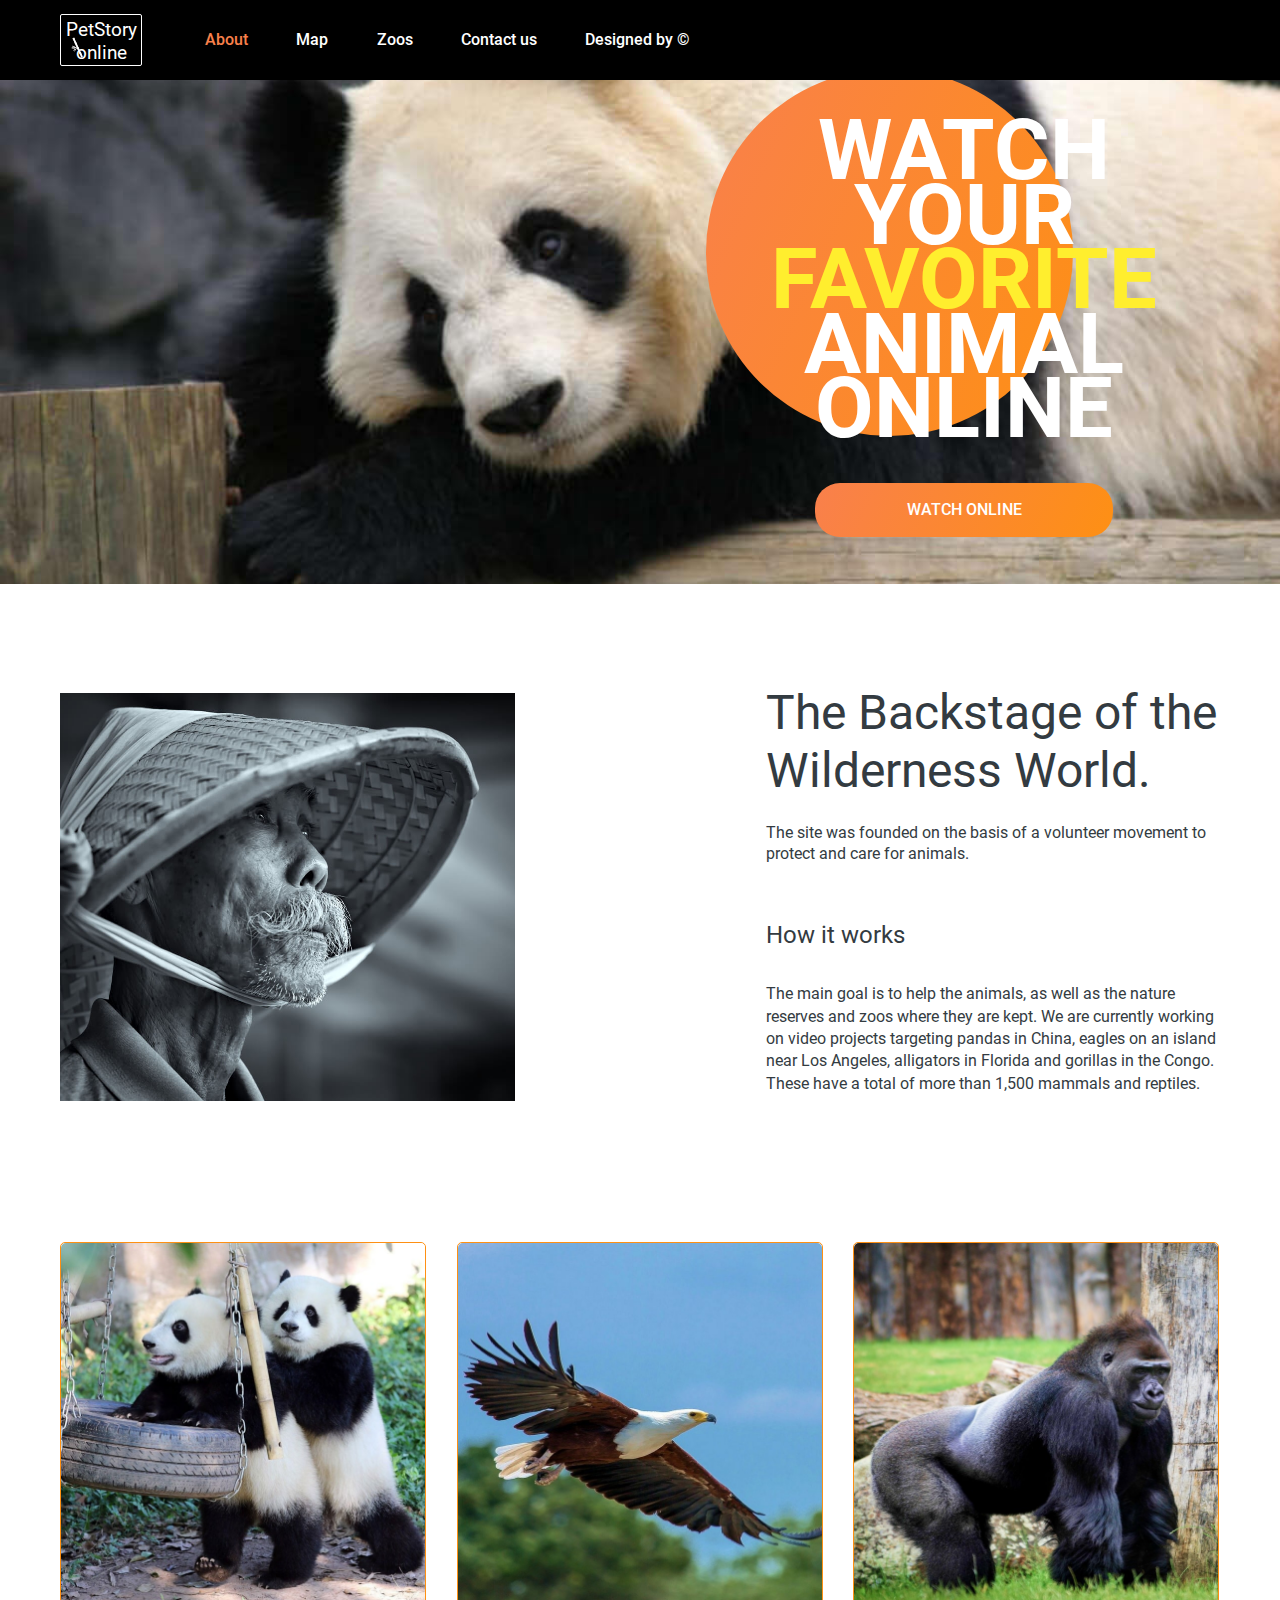
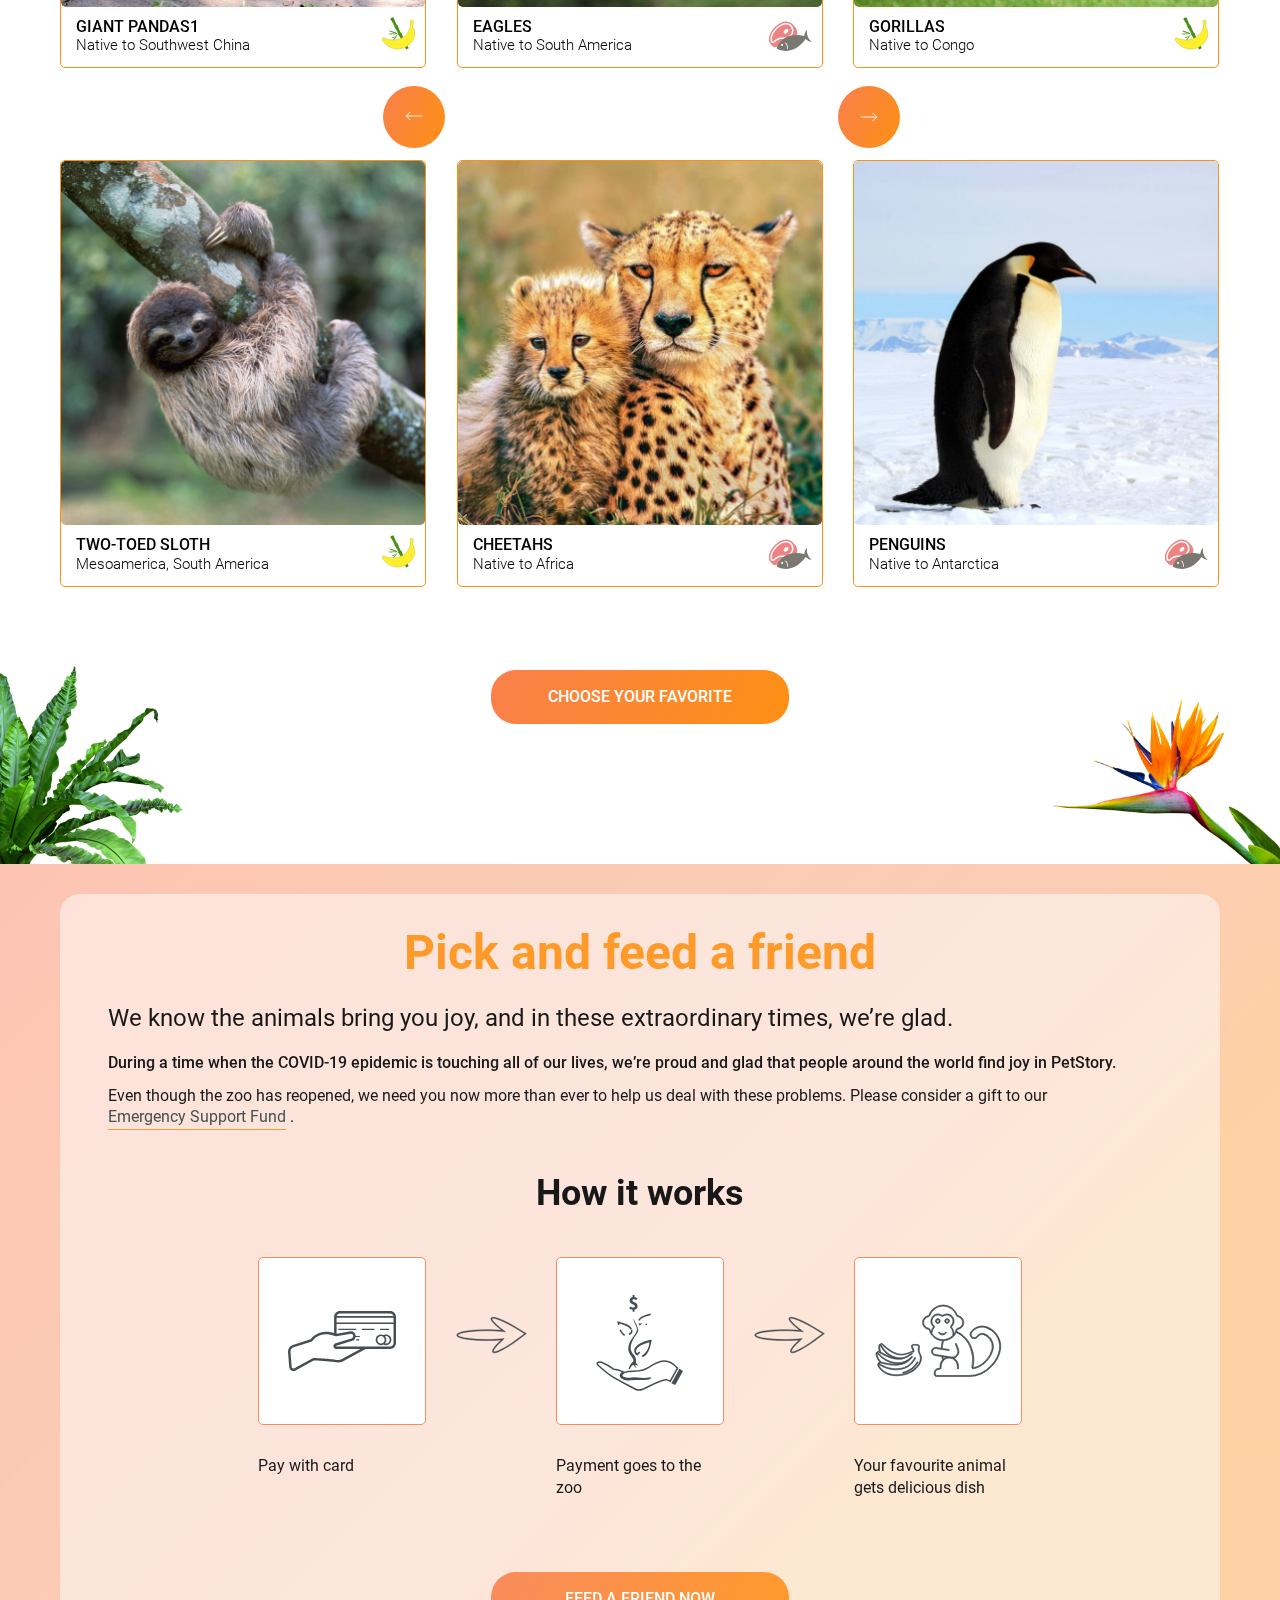
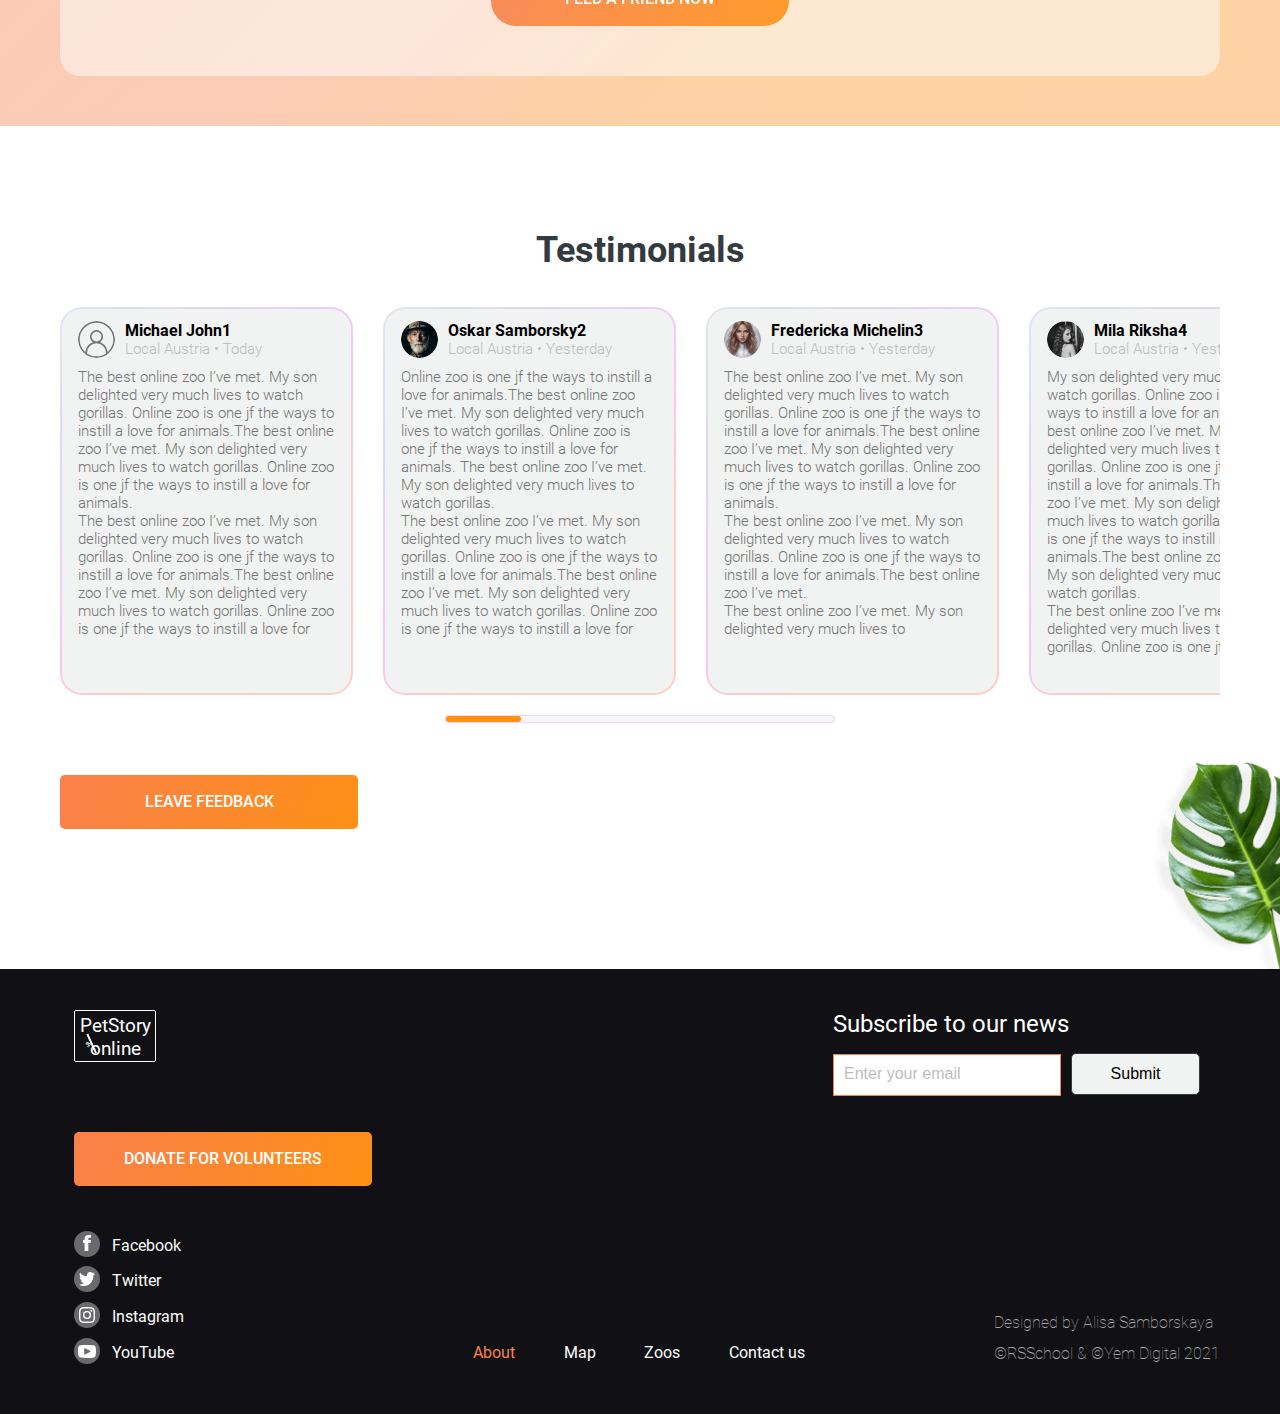
<file: index.html>
<!DOCTYPE html>
<html lang="en">
<head>
    <meta charset="UTF-8">
    <meta name="viewport" content="width=device-width, initial-scale=1.0">
    <title>Online Zoo</title>
    <link rel="stylesheet" href="main.css">
</head>
<body>
<h1 class="main-heading">PetStory Online</h1>
<header class="header">
    <div class="header-wrapper container">
        <a class="logo__link" href="#">PetStory <span class="logo__link-icon">online</span></a>
        <nav class="nav">
            <ul class="nav__list">
                <li class="nav__item">
                    <a class="nav__link active">About</a>
                </li>
                <li class="nav__item">
                    <a class="nav__link" href="pages/map/map.html">Map</a>
                </li>
                <li class="nav__item">
                    <a class="nav__link" href="pages/zoos/panda/panda.html">Zoos</a>
                </li>
                <li class="nav__item">
                    <a class="nav__link" href="#">Contact us</a>
                </li>
                <li class="nav__item">
                    <a class="nav__link" href="https://www.figma.com/file/jfEFwkXVj1WRq7sUHDr8os/PetStory-online">Designed
                        by ©</a>
                </li>
            </ul>
            <button class="nav__btn" type="button"><span class="nav__btn-menu"></span></button>
        </nav>
    </div>
</header>
<main class="main">
    <section class="preview">
        <div class="preview__wrapper container">
            <div class="preview__text">Watch your <span class="preview__accent">favorite</span> animal online</div>
            <a class="preview__link main-link" href="pages/zoos/panda/panda.html">watch online</a>
        </div>
    </section>
    <section class="volunteering">
        <div class="volunteering__wrapper container">
            <div class="volunteering__img-wrapper">
                <img src="assets/images/bamboo-cap.jpg" alt="Old man with bamboo-cap." class="volunteering__img">
            </div>
            <article class="motive">
                <section class="motive__purpose">
                    <h2 class="motive__purpose-title">The Backstage of the Wilderness World.</h2>
                    <p class="motive__purpose-description">The site was founded on the basis of a volunteer
                        movement to protect and care for animals.</p>
                </section>
                <section class="motive__concepts">
                    <h3 class="motive__concepts-title">How it works </h3>
                    <p class="motive__concepts-description">The main goal is to help the animals, as well as the
                        nature reserves and zoos where they are kept. We
                        are currently working on video projects targeting pandas in China, eagles on an island near Los
                        Angeles, alligators in Florida and gorillas in the Congo. These have a total of more than 1,500
                        mammals and reptiles.</p>
                </section>
            </article>
        </div>
    </section>
    <section class="pets">
        <div class="pets__wrapper container">
            <div class="slider">
                <button class="slider-control prev-btn"></button>
                <button class="slider-control next-btn"></button>
                <div class="slider__container">
                    <div class="slider__window">
                        <div class="slides 1">
                            <div class="pets-card">
                                <div class="pets-card__img-wrapper">
                                    <img src="assets/images/pandas.jpg" alt="pandas" class="pets-card__img">
                                    <div class="pets-card__overlay">
                                        <h3 class="pets-card__overlay-title">Giant Pandas</h3>
                                        <p class="pets-card__overlay-info">Native to Southwest China</p>
                                    </div>
                                </div>
                                <div class="pets-card__description">
                                    <h3 class="pets-card__title">giant Pandas1</h3>
                                    <p class="pets-card__info">Native to Southwest China</p>
                                    <img src="assets/icons/banana-bamboo_icon.svg" alt="meal" class="pets-card__meal">
                                </div>
                            </div>
                            <div class="pets-card">
                                <div class="pets-card__img-wrapper">
                                    <img src="assets/images/eagle.jpg" alt="eagle" class="pets-card__img">
                                    <div class="pets-card__overlay">
                                        <h3 class="pets-card__overlay-title">Eagles</h3>
                                        <p class="pets-card__overlay-info">Native to South America</p>
                                    </div>
                                </div>
                                <div class="pets-card__description">
                                    <h3 class="pets-card__title">Eagles</h3>
                                    <p class="pets-card__info">Native to South America</p>
                                    <img src="assets/icons/meet-fish_icon.svg" alt="meal" class="pets-card__meal">
                                </div>
                            </div>
                            <div class="pets-card">
                                <div class="pets-card__img-wrapper">
                                    <img src="assets/images/gorilla.jpg" alt="gorilla" class="pets-card__img">
                                    <div class="pets-card__overlay">
                                        <h3 class="pets-card__overlay-title">Gorillas</h3>
                                        <p class="pets-card__overlay-info">Native to Congo</p>
                                    </div>
                                </div>
                                <div class="pets-card__description">
                                    <h3 class="pets-card__title">Gorillas</h3>
                                    <p class="pets-card__info">Native to Congo</p>
                                    <img src="assets/icons/banana-bamboo_icon.svg" alt="meal" class="pets-card__meal">
                                </div>
                            </div>
                            <div class="pets-card">
                                <div class="pets-card__img-wrapper">
                                    <img src="assets/images/sloth.jpg" alt="sloth" class="pets-card__img">
                                    <div class="pets-card__overlay">
                                        <h3 class="pets-card__overlay-title">Two-toed Sloth</h3>
                                        <p class="pets-card__overlay-info">Mesoamerica, South America</p>
                                    </div>
                                </div>
                                <div class="pets-card__description">
                                    <h3 class="pets-card__title">Two-toed Sloth</h3>
                                    <p class="pets-card__info">Mesoamerica, South America</p>
                                    <img src="assets/icons/banana-bamboo_icon.svg" alt="meal" class="pets-card__meal">
                                </div>
                            </div>
                            <div class="pets-card">
                                <div class="pets-card__img-wrapper">
                                    <img src="assets/images/cheetahs.jpg" alt="cheetahs" class="pets-card__img">
                                    <div class="pets-card__overlay">
                                        <h3 class="pets-card__overlay-title">Cheetahs</h3>
                                        <p class="pets-card__overlay-info">Native to Africa</p>
                                    </div>
                                </div>
                                <div class="pets-card__description">
                                    <h3 class="pets-card__title">cheetahs</h3>
                                    <p class="pets-card__info">Native to Africa</p>
                                    <img src="assets/icons/meet-fish_icon.svg" alt="meal" class="pets-card__meal">
                                </div>
                            </div>
                            <div class="pets-card">
                                <div class="pets-card__img-wrapper">
                                    <img src="assets/images/penguin.jpg" alt="penguin" class="pets-card__img">
                                    <div class="pets-card__overlay">
                                        <h3 class="pets-card__overlay-title">Penguins</h3>
                                        <p class="pets-card__overlay-info">Native to Antarctica</p>
                                    </div>
                                </div>
                                <div class="pets-card__description">
                                    <h3 class="pets-card__title">Penguins</h3>
                                    <p class="pets-card__info">Native to Antarctica</p>
                                    <img src="assets/icons/meet-fish_icon.svg" alt="meal" class="pets-card__meal">
                                </div>
                            </div>
                        </div>
                        <div class="slides 2">
                            <div class="pets-card">
                                <div class="pets-card__img-wrapper">
                                    <img src="assets/images/gorilla.jpg" alt="gorilla" class="pets-card__img">
                                    <div class="pets-card__overlay">
                                        <h3 class="pets-card__overlay-title">Gorillas</h3>
                                        <p class="pets-card__overlay-info">Native to Congo</p>
                                    </div>
                                </div>
                                <div class="pets-card__description">
                                    <h3 class="pets-card__title">Gorillas2</h3>
                                    <p class="pets-card__info">Native to Congo</p>
                                    <img src="assets/icons/banana-bamboo_icon.svg" alt="meal" class="pets-card__meal">
                                </div>
                            </div>
                            <div class="pets-card">
                                <div class="pets-card__img-wrapper">
                                    <img src="assets/images/sloth.jpg" alt="sloth" class="pets-card__img">
                                    <div class="pets-card__overlay">
                                        <h3 class="pets-card__overlay-title">Two-toed Sloth</h3>
                                        <p class="pets-card__overlay-info">Mesoamerica, South America</p>
                                    </div>
                                </div>
                                <div class="pets-card__description">
                                    <h3 class="pets-card__title">Two-toed Sloth</h3>
                                    <p class="pets-card__info">Mesoamerica, South America</p>
                                    <img src="assets/icons/banana-bamboo_icon.svg" alt="meal" class="pets-card__meal">
                                </div>
                            </div>
                            <div class="pets-card">
                                <div class="pets-card__img-wrapper">
                                    <img src="assets/images/cheetahs.jpg" alt="cheetahs" class="pets-card__img">
                                    <div class="pets-card__overlay">
                                        <h3 class="pets-card__overlay-title">Cheetahs</h3>
                                        <p class="pets-card__overlay-info">Native to Africa</p>
                                    </div>
                                </div>
                                <div class="pets-card__description">
                                    <h3 class="pets-card__title">cheetahs</h3>
                                    <p class="pets-card__info">Native to Africa</p>
                                    <img src="assets/icons/meet-fish_icon.svg" alt="meal" class="pets-card__meal">
                                </div>
                            </div>
                            <div class="pets-card">
                                <div class="pets-card__img-wrapper">
                                    <img src="assets/images/penguin.jpg" alt="penguin" class="pets-card__img">
                                    <div class="pets-card__overlay">
                                        <h3 class="pets-card__overlay-title">Penguins</h3>
                                        <p class="pets-card__overlay-info">Native to Antarctica</p>
                                    </div>
                                </div>
                                <div class="pets-card__description">
                                    <h3 class="pets-card__title">Penguins</h3>
                                    <p class="pets-card__info">Native to Antarctica</p>
                                    <img src="assets/icons/meet-fish_icon.svg" alt="meal" class="pets-card__meal">
                                </div>
                            </div>
                            <div class="pets-card">
                                <div class="pets-card__img-wrapper">
                                    <img src="assets/images/pandas.jpg" alt="pandas" class="pets-card__img">
                                    <div class="pets-card__overlay">
                                        <h3 class="pets-card__overlay-title">Giant Pandas</h3>
                                        <p class="pets-card__overlay-info">Native to Southwest China</p>
                                    </div>
                                </div>
                                <div class="pets-card__description">
                                    <h3 class="pets-card__title">giant Pandas</h3>
                                    <p class="pets-card__info">Native to Southwest China</p>
                                    <img src="assets/icons/banana-bamboo_icon.svg" alt="meal" class="pets-card__meal">
                                </div>
                            </div>
                            <div class="pets-card">
                                <div class="pets-card__img-wrapper">
                                    <img src="assets/images/eagle.jpg" alt="eagle" class="pets-card__img">
                                    <div class="pets-card__overlay">
                                        <h3 class="pets-card__overlay-title">Eagles</h3>
                                        <p class="pets-card__overlay-info">Native to South America</p>
                                    </div>
                                </div>
                                <div class="pets-card__description">
                                    <h3 class="pets-card__title">Eagles</h3>
                                    <p class="pets-card__info">Native to South America</p>
                                    <img src="assets/icons/meet-fish_icon.svg" alt="meal" class="pets-card__meal">
                                </div>
                            </div>
                        </div>
                        <div class="slides 3">
                            <div class="pets-card">
                                <div class="pets-card__img-wrapper">
                                    <img src="assets/images/cheetahs.jpg" alt="cheetahs" class="pets-card__img">
                                    <div class="pets-card__overlay">
                                        <h3 class="pets-card__overlay-title">Cheetahs</h3>
                                        <p class="pets-card__overlay-info">Native to Africa</p>
                                    </div>
                                </div>
                                <div class="pets-card__description">
                                    <h3 class="pets-card__title">cheetahs3</h3>
                                    <p class="pets-card__info">Native to Africa</p>
                                    <img src="assets/icons/meet-fish_icon.svg" alt="meal" class="pets-card__meal">
                                </div>
                            </div>
                            <div class="pets-card">
                                <div class="pets-card__img-wrapper">
                                    <img src="assets/images/penguin.jpg" alt="penguin" class="pets-card__img">
                                    <div class="pets-card__overlay">
                                        <h3 class="pets-card__overlay-title">Penguins</h3>
                                        <p class="pets-card__overlay-info">Native to Antarctica</p>
                                    </div>
                                </div>
                                <div class="pets-card__description">
                                    <h3 class="pets-card__title">Penguins</h3>
                                    <p class="pets-card__info">Native to Antarctica</p>
                                    <img src="assets/icons/meet-fish_icon.svg" alt="meal" class="pets-card__meal">
                                </div>
                            </div>
                            <div class="pets-card">
                                <div class="pets-card__img-wrapper">
                                    <img src="assets/images/pandas.jpg" alt="pandas" class="pets-card__img">
                                    <div class="pets-card__overlay">
                                        <h3 class="pets-card__overlay-title">Giant Pandas</h3>
                                        <p class="pets-card__overlay-info">Native to Southwest China</p>
                                    </div>
                                </div>
                                <div class="pets-card__description">
                                    <h3 class="pets-card__title">giant Pandas</h3>
                                    <p class="pets-card__info">Native to Southwest China</p>
                                    <img src="assets/icons/banana-bamboo_icon.svg" alt="meal" class="pets-card__meal">
                                </div>
                            </div>
                            <div class="pets-card">
                                <div class="pets-card__img-wrapper">
                                    <img src="assets/images/eagle.jpg" alt="eagle" class="pets-card__img">
                                    <div class="pets-card__overlay">
                                        <h3 class="pets-card__overlay-title">Eagles</h3>
                                        <p class="pets-card__overlay-info">Native to South America</p>
                                    </div>
                                </div>
                                <div class="pets-card__description">
                                    <h3 class="pets-card__title">Eagles</h3>
                                    <p class="pets-card__info">Native to South America</p>
                                    <img src="assets/icons/meet-fish_icon.svg" alt="meal" class="pets-card__meal">
                                </div>
                            </div>
                            <div class="pets-card">
                                <div class="pets-card__img-wrapper">
                                    <img src="assets/images/gorilla.jpg" alt="gorilla" class="pets-card__img">
                                    <div class="pets-card__overlay">
                                        <h3 class="pets-card__overlay-title">Gorillas</h3>
                                        <p class="pets-card__overlay-info">Native to Congo</p>
                                    </div>
                                </div>
                                <div class="pets-card__description">
                                    <h3 class="pets-card__title">Gorillas</h3>
                                    <p class="pets-card__info">Native to Congo</p>
                                    <img src="assets/icons/banana-bamboo_icon.svg" alt="meal" class="pets-card__meal">
                                </div>
                            </div>
                            <div class="pets-card">
                                <div class="pets-card__img-wrapper">
                                    <img src="assets/images/sloth.jpg" alt="sloth" class="pets-card__img">
                                    <div class="pets-card__overlay">
                                        <h3 class="pets-card__overlay-title">Two-toed Sloth</h3>
                                        <p class="pets-card__overlay-info">Mesoamerica, South America</p>
                                    </div>
                                </div>
                                <div class="pets-card__description">
                                    <h3 class="pets-card__title">Two-toed Sloth</h3>
                                    <p class="pets-card__info">Mesoamerica, South America</p>
                                    <img src="assets/icons/banana-bamboo_icon.svg" alt="meal" class="pets-card__meal">
                                </div>
                            </div>
                        </div>
                        <div class="slides 4">
                            <div class="pets-card">
                                <div class="pets-card__img-wrapper">
                                    <img src="assets/images/pandas.jpg" alt="pandas" class="pets-card__img">
                                    <div class="pets-card__overlay">
                                        <h3 class="pets-card__overlay-title">Giant Pandas</h3>
                                        <p class="pets-card__overlay-info">Native to Southwest China</p>
                                    </div>
                                </div>
                                <div class="pets-card__description">
                                    <h3 class="pets-card__title">giant Pandas4</h3>
                                    <p class="pets-card__info">Native to Southwest China</p>
                                    <img src="assets/icons/banana-bamboo_icon.svg" alt="meal" class="pets-card__meal">
                                </div>
                            </div>
                            <div class="pets-card">
                                <div class="pets-card__img-wrapper">
                                    <img src="assets/images/eagle.jpg" alt="eagle" class="pets-card__img">
                                    <div class="pets-card__overlay">
                                        <h3 class="pets-card__overlay-title">Eagles</h3>
                                        <p class="pets-card__overlay-info">Native to South America</p>
                                    </div>
                                </div>
                                <div class="pets-card__description">
                                    <h3 class="pets-card__title">Eagles</h3>
                                    <p class="pets-card__info">Native to South America</p>
                                    <img src="assets/icons/meet-fish_icon.svg" alt="meal" class="pets-card__meal">
                                </div>
                            </div>
                            <div class="pets-card">
                                <div class="pets-card__img-wrapper">
                                    <img src="assets/images/gorilla.jpg" alt="gorilla" class="pets-card__img">
                                    <div class="pets-card__overlay">
                                        <h3 class="pets-card__overlay-title">Gorillas</h3>
                                        <p class="pets-card__overlay-info">Native to Congo</p>
                                    </div>
                                </div>
                                <div class="pets-card__description">
                                    <h3 class="pets-card__title">Gorillas</h3>
                                    <p class="pets-card__info">Native to Congo</p>
                                    <img src="assets/icons/banana-bamboo_icon.svg" alt="meal" class="pets-card__meal">
                                </div>
                            </div>
                            <div class="pets-card">
                                <div class="pets-card__img-wrapper">
                                    <img src="assets/images/sloth.jpg" alt="sloth" class="pets-card__img">
                                    <div class="pets-card__overlay">
                                        <h3 class="pets-card__overlay-title">Two-toed Sloth</h3>
                                        <p class="pets-card__overlay-info">Mesoamerica, South America</p>
                                    </div>
                                </div>
                                <div class="pets-card__description">
                                    <h3 class="pets-card__title">Two-toed Sloth</h3>
                                    <p class="pets-card__info">Mesoamerica, South America</p>
                                    <img src="assets/icons/banana-bamboo_icon.svg" alt="meal" class="pets-card__meal">
                                </div>
                            </div>
                            <div class="pets-card">
                                <div class="pets-card__img-wrapper">
                                    <img src="assets/images/cheetahs.jpg" alt="cheetahs" class="pets-card__img">
                                    <div class="pets-card__overlay">
                                        <h3 class="pets-card__overlay-title">Cheetahs</h3>
                                        <p class="pets-card__overlay-info">Native to Africa</p>
                                    </div>
                                </div>
                                <div class="pets-card__description">
                                    <h3 class="pets-card__title">cheetahs</h3>
                                    <p class="pets-card__info">Native to Africa</p>
                                    <img src="assets/icons/meet-fish_icon.svg" alt="meal" class="pets-card__meal">
                                </div>
                            </div>
                            <div class="pets-card">
                                <div class="pets-card__img-wrapper">
                                    <img src="assets/images/penguin.jpg" alt="penguin" class="pets-card__img">
                                    <div class="pets-card__overlay">
                                        <h3 class="pets-card__overlay-title">Penguins</h3>
                                        <p class="pets-card__overlay-info">Native to Antarctica</p>
                                    </div>
                                </div>
                                <div class="pets-card__description">
                                    <h3 class="pets-card__title">Penguins</h3>
                                    <p class="pets-card__info">Native to Antarctica</p>
                                    <img src="assets/icons/meet-fish_icon.svg" alt="meal" class="pets-card__meal">
                                </div>
                            </div>
                        </div>
                        <div class="slides 5">
                            <div class="pets-card">
                                <div class="pets-card__img-wrapper">
                                    <img src="assets/images/eagle.jpg" alt="eagle" class="pets-card__img">
                                    <div class="pets-card__overlay">
                                        <h3 class="pets-card__overlay-title">Eagles</h3>
                                        <p class="pets-card__overlay-info">Native to South America</p>
                                    </div>
                                </div>
                                <div class="pets-card__description">
                                    <h3 class="pets-card__title">Eagles5</h3>
                                    <p class="pets-card__info">Native to South America</p>
                                    <img src="assets/icons/meet-fish_icon.svg" alt="meal" class="pets-card__meal">
                                </div>
                            </div>
                            <div class="pets-card">
                                <div class="pets-card__img-wrapper">
                                    <img src="assets/images/gorilla.jpg" alt="gorilla" class="pets-card__img">
                                    <div class="pets-card__overlay">
                                        <h3 class="pets-card__overlay-title">Gorillas</h3>
                                        <p class="pets-card__overlay-info">Native to Congo</p>
                                    </div>
                                </div>
                                <div class="pets-card__description">
                                    <h3 class="pets-card__title">Gorillas</h3>
                                    <p class="pets-card__info">Native to Congo</p>
                                    <img src="assets/icons/banana-bamboo_icon.svg" alt="meal" class="pets-card__meal">
                                </div>
                            </div>
                            <div class="pets-card">
                                <div class="pets-card__img-wrapper">
                                    <img src="assets/images/sloth.jpg" alt="sloth" class="pets-card__img">
                                    <div class="pets-card__overlay">
                                        <h3 class="pets-card__overlay-title">Two-toed Sloth</h3>
                                        <p class="pets-card__overlay-info">Mesoamerica, South America</p>
                                    </div>
                                </div>
                                <div class="pets-card__description">
                                    <h3 class="pets-card__title">Two-toed Sloth</h3>
                                    <p class="pets-card__info">Mesoamerica, South America</p>
                                    <img src="assets/icons/banana-bamboo_icon.svg" alt="meal" class="pets-card__meal">
                                </div>
                            </div>
                            <div class="pets-card">
                                <div class="pets-card__img-wrapper">
                                    <img src="assets/images/cheetahs.jpg" alt="cheetahs" class="pets-card__img">
                                    <div class="pets-card__overlay">
                                        <h3 class="pets-card__overlay-title">Cheetahs</h3>
                                        <p class="pets-card__overlay-info">Native to Africa</p>
                                    </div>
                                </div>
                                <div class="pets-card__description">
                                    <h3 class="pets-card__title">cheetahs</h3>
                                    <p class="pets-card__info">Native to Africa</p>
                                    <img src="assets/icons/meet-fish_icon.svg" alt="meal" class="pets-card__meal">
                                </div>
                            </div>
                            <div class="pets-card">
                                <div class="pets-card__img-wrapper">
                                    <img src="assets/images/penguin.jpg" alt="penguin" class="pets-card__img">
                                    <div class="pets-card__overlay">
                                        <h3 class="pets-card__overlay-title">Penguins</h3>
                                        <p class="pets-card__overlay-info">Native to Antarctica</p>
                                    </div>
                                </div>
                                <div class="pets-card__description">
                                    <h3 class="pets-card__title">Penguins</h3>
                                    <p class="pets-card__info">Native to Antarctica</p>
                                    <img src="assets/icons/meet-fish_icon.svg" alt="meal" class="pets-card__meal">
                                </div>
                            </div>
                            <div class="pets-card">
                                <div class="pets-card__img-wrapper">
                                    <img src="assets/images/pandas.jpg" alt="pandas" class="pets-card__img">
                                    <div class="pets-card__overlay">
                                        <h3 class="pets-card__overlay-title">Giant Pandas</h3>
                                        <p class="pets-card__overlay-info">Native to Southwest China</p>
                                    </div>
                                </div>
                                <div class="pets-card__description">
                                    <h3 class="pets-card__title">giant Pandas</h3>
                                    <p class="pets-card__info">Native to Southwest China</p>
                                    <img src="assets/icons/banana-bamboo_icon.svg" alt="meal" class="pets-card__meal">
                                </div>
                            </div>
                        </div>
                    </div>
                </div>
            </div>
            <a class="pets__link main-link" href="pages/map/map.html">choose your favorite</a>
        </div>
    </section>
    <section class="feed">
        <div class="feed__wrapper container">
            <h2 class="feed__slogan">Pick and feed a friend</h2>
            <div class="feed__texts">
                <p class="feed__text-1">We know the animals bring you joy, and in these extraordinary times, we’re
                    glad.</p>
                <p class="feed__text-2">During a time when the COVID-19 epidemic is touching all of our lives, we’re
                    proud
                    and glad that people
                    around the world find joy in PetStory.</p>
                <p class="feed__text-3">Even though the zoo has reopened, we need you now more than ever to help us deal
                    with these problems.
                    Please consider a gift to our <a href="pages/donate/donate.html" class="feed__fund">Emergency
                        Support Fund</a> . </p>
            </div>
            <h3 class="feed__title">How it works</h3>
            <div class="feed__process">
                <div class="feed__process-wrapper">
                    <div class="feed__process-1"></div>
                    <p class="feed__process-text">Pay with card</p>
                </div>
                <img class="feed__process-next" src="assets/icons/next.svg" alt="">
                <div class="feed__process-wrapper">
                    <div class="feed__process-2"></div>
                    <p class="feed__process-text">Payment goes to the zoo</p>
                </div>
                <img class="feed__process-next" src="assets/icons/next.svg" alt="">
                <div class="feed__process-wrapper">
                    <div class="feed__process-3"></div>
                    <p class="feed__process-text">Your favourite animal gets delicious dish</p>
                </div>
            </div>
            <a class="main-link" href="#">Feed a friend now</a>
        </div>
    </section>
    <section class="testimonials">
        <div class="testimonials__wrapper container">
            <h2 class="testimonials__title">Testimonials</h2>
            <div class="feedback__container">
                <div class="feedback__wrapper">
                    <div class="feedback">
                        <div class="feedback__user">
                            <img class="feedback__img" src="assets/icons/user.svg" alt="user">
                            <div class="feedback__person">
                                <h4 class="feedback__name">Michael John1</h4>
                                <p class="feedback__location">Local Austria • Today</p>
                            </div>
                        </div>
                        <div class="feedback__text-wrapper">
                            <p class="feedback__text">The best online zoo I’ve met. My son delighted very much lives to
                                watch
                                gorillas. Online zoo is one jf the ways to instill a love for animals.The best online
                                zoo
                                I’ve
                                met.
                                My son delighted very much lives to watch gorillas. Online zoo is one jf the ways to
                                instill
                                a
                                love
                                for animals.<br>The best online zoo I’ve met. My son delighted very much lives to watch
                                gorillas.
                                Online zoo is one
                                jf the ways to instill a love for animals.The best online zoo I’ve met. My son delighted
                                very
                                much
                                lives to watch gorillas. Online zoo is one jf the ways to instill a love for</p>
                        </div>
                    </div>
                    <div class="feedback">
                        <div class="feedback__user">
                            <img class="feedback__img" src="assets/images/user1.jpg" alt="user">
                            <div class="feedback__person">
                                <h4 class="feedback__name">Oskar Samborsky2</h4>
                                <p class="feedback__location">Local Austria • Yesterday</p>
                            </div>
                        </div>
                        <div class="feedback__text-wrapper">
                            <p class="feedback__text">Online zoo is one jf the ways to instill a love for animals.The
                                best
                                online
                                zoo I’ve met. My son delighted very much lives to watch gorillas. Online zoo is one jf
                                the
                                ways
                                to
                                instill a love for animals. The best online zoo I’ve met. My son delighted very much
                                lives
                                to
                                watch
                                gorillas.<br> The best online zoo I’ve met. My son delighted very much lives to watch
                                gorillas.
                                Online zoo is one jf the ways to instill a love for animals.The best online zoo I’ve
                                met. My
                                son
                                delighted very much
                                lives to watch gorillas. Online zoo is one jf the ways to instill a love for</p>
                        </div>
                    </div>
                    <div class="feedback">
                        <div class="feedback__user">
                            <img class="feedback__img" src="assets/images/user2.jpg" alt="user">
                            <div class="feedback__person">
                                <h4 class="feedback__name">Fredericka Michelin3</h4>
                                <p class="feedback__location">Local Austria • Yesterday</p>
                            </div>
                        </div>
                        <div class="feedback__text-wrapper">
                            <p class="feedback__text">The best online zoo I’ve met. My son delighted very much lives to
                                watch
                                gorillas. Online zoo is one jf the ways to instill a love for animals.The best online
                                zoo
                                I’ve
                                met.
                                My son delighted very much lives to watch gorillas. Online zoo is one jf the ways to
                                instill
                                a
                                love
                                for animals.<br>The best online zoo I’ve met. My son delighted very much lives to watch
                                gorillas.
                                Online zoo is one
                                jf the ways to instill a love for animals.The best online zoo I’ve met.<br>The best
                                online
                                zoo
                                I’ve
                                met. My son delighted very much lives to</p>
                        </div>
                    </div>
                    <div class="feedback">
                        <div class="feedback__user">
                            <img class="feedback__img" src="assets/images/user3.jpg" alt="user">
                            <div class="feedback__person">
                                <h4 class="feedback__name">Mila Riksha4</h4>
                                <p class="feedback__location">Local Austria • Yesterday</p>
                            </div>
                        </div>
                        <div class="feedback__text-wrapper">
                            <p class="feedback__text">My son delighted very much lives to watch gorillas. Online zoo is
                                one
                                jf
                                the
                                ways to instill a love for animals.The best online zoo I’ve met. My son delighted very
                                much
                                lives to
                                watch gorillas. Online zoo is one jf the ways to instill a love for animals.The best
                                online
                                zoo
                                I’ve
                                met. My son delighted very much lives to watch gorillas. Online zoo is one jf the ways
                                to
                                instill a
                                love for animals.The best online zoo I’ve met. My son delighted very much lives to watch
                                gorillas.<br>The best online zoo I’ve met. My son delighted very much lives to watch
                                gorillas.
                                Online zoo is one
                                jf</p>
                        </div>
                    </div>
                    <div class="feedback">
                        <div class="feedback__user">
                            <img class="feedback__img" src="assets/icons/user.svg" alt="user">
                            <div class="feedback__person">
                                <h4 class="feedback__name">Michael John5</h4>
                                <p class="feedback__location">Local Austria • Today</p>
                            </div>
                        </div>
                        <div class="feedback__text-wrapper">
                            <p class="feedback__text">The best online zoo I’ve met. My son delighted very much lives to
                                watch
                                gorillas. Online zoo is one jf the ways to instill a love for animals.The best online
                                zoo
                                I’ve
                                met.
                                My son delighted very much lives to watch gorillas. Online zoo is one jf the ways to
                                instill
                                a
                                love
                                for animals.<br>The best online zoo I’ve met. My son delighted very much lives to watch
                                gorillas.
                                Online zoo is one
                                jf the ways to instill a love for animals.The best online zoo I’ve met. My son delighted
                                very
                                much
                                lives to watch gorillas. Online zoo is one jf the ways to instill a love for</p>
                        </div>
                    </div>
                    <div class="feedback">
                        <div class="feedback__user">
                            <img class="feedback__img" src="assets/images/user1.jpg" alt="user">
                            <div class="feedback__person">
                                <h4 class="feedback__name">Oskar Samborsky6</h4>
                                <p class="feedback__location">Local Austria • Yesterday</p>
                            </div>
                        </div>
                        <div class="feedback__text-wrapper">
                            <p class="feedback__text">Online zoo is one jf the ways to instill a love for animals.The
                                best
                                online
                                zoo I’ve met. My son delighted very much lives to watch gorillas. Online zoo is one jf
                                the
                                ways
                                to
                                instill a love for animals. The best online zoo I’ve met. My son delighted very much
                                lives
                                to
                                watch
                                gorillas.<br> The best online zoo I’ve met. My son delighted very much lives to watch
                                gorillas.
                                Online zoo is one jf the ways to instill a love for animals.The best online zoo I’ve
                                met. My
                                son
                                delighted very much
                                lives to watch gorillas. Online zoo is one jf the ways to instill a love for</p>
                        </div>
                    </div>
                    <div class="feedback">
                        <div class="feedback__user">
                            <img class="feedback__img" src="assets/images/user2.jpg" alt="user">
                            <div class="feedback__person">
                                <h4 class="feedback__name">Fredericka Michelin7</h4>
                                <p class="feedback__location">Local Austria • Yesterday</p>
                            </div>
                        </div>
                        <div class="feedback__text-wrapper">
                            <p class="feedback__text">The best online zoo I’ve met. My son delighted very much lives to
                                watch
                                gorillas. Online zoo is one jf the ways to instill a love for animals.The best online
                                zoo
                                I’ve
                                met.
                                My son delighted very much lives to watch gorillas. Online zoo is one jf the ways to
                                instill
                                a
                                love
                                for animals.<br>The best online zoo I’ve met. My son delighted very much lives to watch
                                gorillas.
                                Online zoo is one
                                jf the ways to instill a love for animals.The best online zoo I’ve met.<br>The best
                                online
                                zoo
                                I’ve
                                met. My son delighted very much lives to</p>
                        </div>
                    </div>
                    <div class="feedback">
                        <div class="feedback__user">
                            <img class="feedback__img" src="assets/images/user3.jpg" alt="user">
                            <div class="feedback__person">
                                <h4 class="feedback__name">Mila Riksha8</h4>
                                <p class="feedback__location">Local Austria • Yesterday</p>
                            </div>
                        </div>
                        <div class="feedback__text-wrapper">
                            <p class="feedback__text">My son delighted very much lives to watch gorillas. Online zoo is
                                one
                                jf
                                the
                                ways to instill a love for animals.The best online zoo I’ve met. My son delighted very
                                much
                                lives to
                                watch gorillas. Online zoo is one jf the ways to instill a love for animals.The best
                                online
                                zoo
                                I’ve
                                met. My son delighted very much lives to watch gorillas. Online zoo is one jf the ways
                                to
                                instill a
                                love for animals.The best online zoo I’ve met. My son delighted very much lives to watch
                                gorillas.<br>The best online zoo I’ve met. My son delighted very much lives to watch
                                gorillas.
                                Online zoo is one
                                jf</p>
                        </div>
                    </div>
                    <div class="feedback">
                        <div class="feedback__user">
                            <img class="feedback__img" src="assets/icons/user.svg" alt="user">
                            <div class="feedback__person">
                                <h4 class="feedback__name">Michael John9</h4>
                                <p class="feedback__location">Local Austria • Today</p>
                            </div>
                        </div>
                        <div class="feedback__text-wrapper">
                            <p class="feedback__text">The best online zoo I’ve met. My son delighted very much lives to
                                watch
                                gorillas. Online zoo is one jf the ways to instill a love for animals.The best online
                                zoo
                                I’ve
                                met.
                                My son delighted very much lives to watch gorillas. Online zoo is one jf the ways to
                                instill
                                a
                                love
                                for animals.<br>The best online zoo I’ve met. My son delighted very much lives to watch
                                gorillas.
                                Online zoo is one
                                jf the ways to instill a love for animals.The best online zoo I’ve met. My son delighted
                                very
                                much
                                lives to watch gorillas. Online zoo is one jf the ways to instill a love for</p>
                        </div>
                    </div>
                    <div class="feedback">
                        <div class="feedback__user">
                            <img class="feedback__img" src="assets/images/user1.jpg" alt="user">
                            <div class="feedback__person">
                                <h4 class="feedback__name">Oskar Samborsky10</h4>
                                <p class="feedback__location">Local Austria • Yesterday</p>
                            </div>
                        </div>
                        <div class="feedback__text-wrapper">
                            <p class="feedback__text">Online zoo is one jf the ways to instill a love for animals.The
                                best
                                online
                                zoo I’ve met. My son delighted very much lives to watch gorillas. Online zoo is one jf
                                the
                                ways
                                to
                                instill a love for animals. The best online zoo I’ve met. My son delighted very much
                                lives
                                to
                                watch
                                gorillas.<br> The best online zoo I’ve met. My son delighted very much lives to watch
                                gorillas.
                                Online zoo is one jf the ways to instill a love for animals.The best online zoo I’ve
                                met. My
                                son
                                delighted very much
                                lives to watch gorillas. Online zoo is one jf the ways to instill a love for</p>
                        </div>
                    </div>
                </div>
            </div>
            <input class="testimonials__slider" type="range" min="0" max="7" value="0">
            <a class="testimonials__link main-link" href="#">leave feedback</a>
        </div>
    </section>
</main>
<footer class="footer">
    <div class="footer__wrapper container">
        <div class="footer__top">
            <a class="logo__link" href="#">PetStory <span class="logo__link-icon">online</span></a>
            <form class="footer__subscribe">
                <label class="footer__subscribe-label" for="email">Subscribe to our news</label>
                <p class="footer__subscribe-input-wrapper">
                    <input class="footer__subscribe-input" id="email" type="email" placeholder="Enter your email"
                           required>
                    <button class="footer__subscribe-btn">Submit</button>
                </p>
            </form>
        </div>
        <a class="footer__link main-link" href="pages/donate/donate.html">donate for volunteers</a>
        <div class="footer__bottom">
            <ul class="footer__social">
                <li><a class="footer__social-link fb" href="https://www.facebook.com/">Facebook</a></li>
                <li><a class="footer__social-link tw" href="https://twitter.com/">Twitter</a></li>
                <li><a class="footer__social-link ig" href="https://www.instagram.com/">Instagram</a></li>
                <li><a class="footer__social-link yt" href="https://www.youtube.com/">YouTube</a></li>
            </ul>
            <ul class="footer__nav">
                <li><a class="footer__nav-link active" href="#">About</a></li>
                <li><a class="footer__nav-link" href="pages/map/map.html">Map</a></li>
                <li><a class="footer__nav-link" href="pages/zoos/panda/panda.html">Zoos</a></li>
                <li><a class="footer__nav-link" href="#">Contact us</a></li>
            </ul>
            <div class="footer__copyright">
                <a class="footer__copyright-link"
                   href="https://www.figma.com/file/jfEFwkXVj1WRq7sUHDr8os/PetStory-online">Designed by Alisa
                    Samborskaya</a>
                <a class="footer__copyright-link" href="https://rs.school/js/">©RSSchool & ©Yem Digital 2021</a>
            </div>
        </div>
    </div>
</footer>
<script type="module" src="main.js"></script>
</body>
</html>
</file>
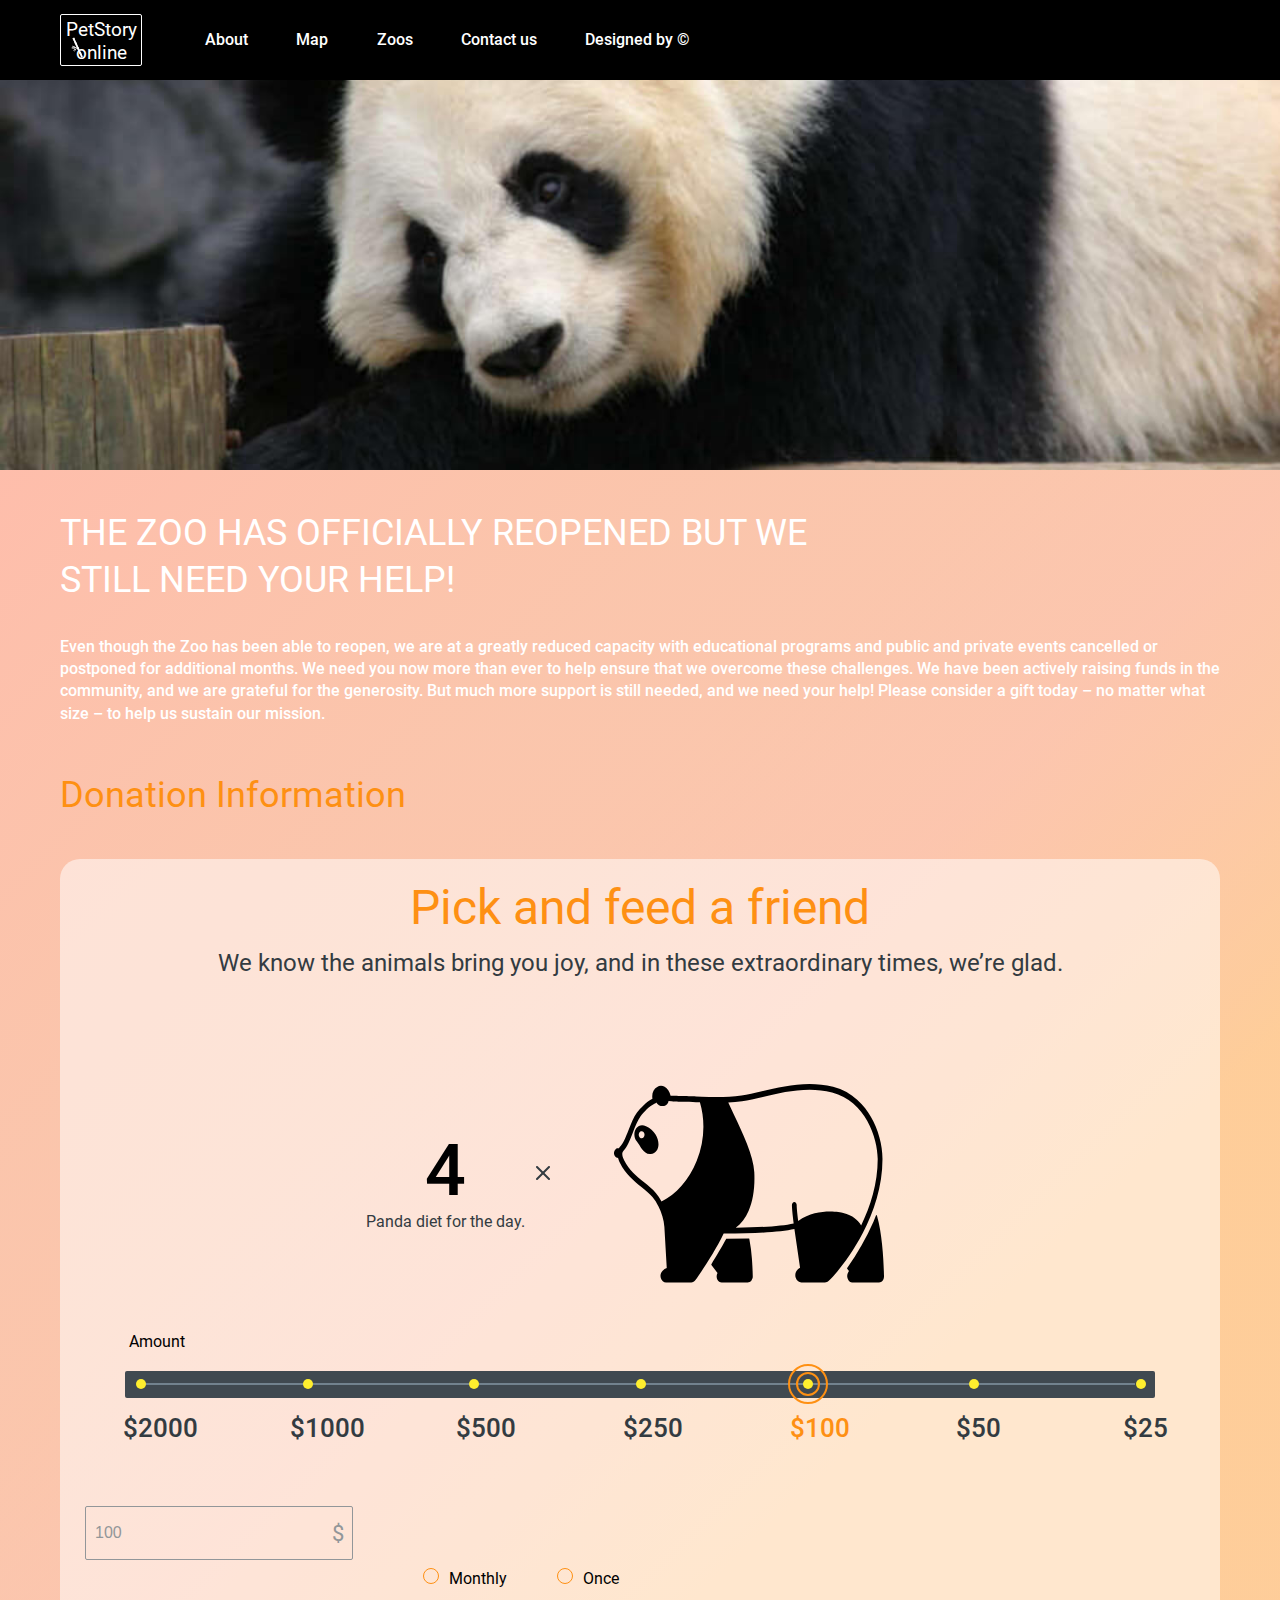
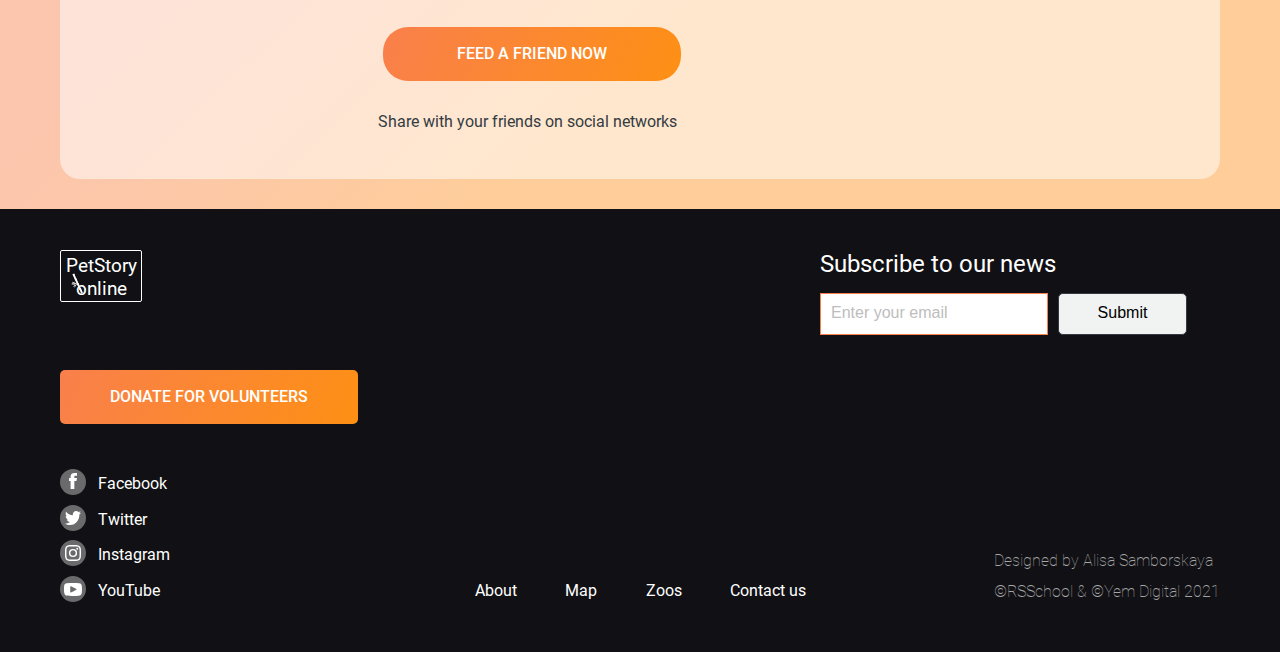
<file: pages/donate/donate.html>
<!DOCTYPE html>
<html lang="en">
<head>
    <meta charset="UTF-8">
    <meta name="viewport" content="width=device-width, initial-scale=1.0">
    <title>Online Zoo</title>
    <link rel="stylesheet" href="../../main.css">
    <link rel="stylesheet" href="style.css">
</head>
<body>
<h1 class="main-heading">PetStory Online</h1>
<header class="header">
    <div class="header-wrapper container">
        <a class="logo__link" href="../../index.html">PetStory <span class="logo__link-icon">online</span></a>
        <nav class="nav">
            <ul class="nav__list">
                <li class="nav__item">
                    <a class="nav__link" href="../../index.html">About</a>
                </li>
                <li class="nav__item">
                    <a class="nav__link" href="../map/map.html">Map</a>
                </li>
                <li class="nav__item">
                    <a class="nav__link" href="../zoos/panda/panda.html">Zoos</a>
                </li>
                <li class="nav__item">
                    <a class="nav__link" href="#">Contact us</a>
                </li>
                <li class="nav__item">
                    <a class="nav__link" href="https://www.figma.com/file/jfEFwkXVj1WRq7sUHDr8os/PetStory-online">Designed
                        by ©</a>
                </li>
            </ul>
            <button class="nav__btn" type="button"><span class="nav__btn-menu"></span></button>
        </nav>
    </div>
</header>
<main class="main">
    <div class="donate-bg"></div>
    <section class="funding">
        <div class="container">
            <article class="zoo-helping">
                <h2 class="zoo-helping__title">THE ZOO HAS OFFICIALLY REOPENED BUT WE STILL NEED YOUR HELP!</h2>
                <p class="zoo-helping__text">Even though the Zoo has been able to reopen, we are at a greatly reduced
                    capacity with educational programs and public and private events cancelled or postponed for
                    additional months. We need you now more than ever to help ensure that we overcome these challenges.
                    We have been actively raising funds in the community, and we are grateful for the generosity. But
                    much more support is still needed, and we need your help! Please consider a gift today – no matter
                    what size – to help us sustain our mission.</p>
            </article>
            <h2 class="funding__title">Donation Information</h2>
            <div class="funding-zoo">
                <div class="funding-zoo__info-wrapper">
                    <h2 class="funding-zoo__title">Pick and feed a friend</h2>
                    <p class="funding-zoo__info">We know the animals bring you joy, and in these extraordinary times,
                        we’re glad.</p>
                </div>
                <div class="funding-zoo__pick">
                    <div class="funding-zoo__pick-wrapper">
                        <h3 class="funding-zoo__pick-title">4</h3>
                        <p class="funding-zoo__pick-text">Panda diet for the day.</p>
                    </div>
                    <svg class="funding-zoo__pick-icon" xmlns="http://www.w3.org/2000/svg" viewBox="0 0 284 246"
                         width="284" height="246" fill="#000">
                        <path
                                d="M248.818 196.012c10.849-20.981 19.674-46.71 19.674-74.13 0-13.773-4.303-29.43-11.509-41.881-6.302-10.888-17.987-24.954-37.884-30.14-25.181-6.562-50.694-.443-71.194 4.475-7.408 1.777-14.406 3.456-20.4 4.286-13.442 1.86-27.644 1.588-39.852 1.116h-.008l-5.578-.228c-7.713-.326-25.477-.638-25.477-.638-.969-4.121-3.179-7.497-5.938-9.055-1.169-.649-2.445-.978-3.734-.963s-2.559.374-3.717 1.051c-3.794 2.048-5.614 6.598-4.754 11.735-6.079 3.121-12.019 9.332-15.621 14.217-3.093 4.194-5.716 10.815-8.253 17.218-2.583 6.521-5.254 13.264-7.927 15.987a11.24 11.24 0 0 0-1.721 2.262c-.008 0-.017-.005-.026-.007a3.45 3.45 0 0 0-1.692.019c-.557.147-1.082.431-1.541.833s-.843.916-1.126 1.505a5.56 5.56 0 0 0-.519 1.919 5.76 5.76 0 0 0 .177 2.005c.176.647.463 1.242.843 1.749s.845.912 1.364 1.192a3.54 3.54 0 0 0 1.653.433 27.41 27.41 0 0 0 1.943 5.129c5.379 11.033 13.888 17.892 21.395 23.942 4.139 3.336 8.047 6.487 11.075 10.006 2.272 2.732 4.248 5.792 5.882 9.109.018.042.042.078.061.119 3.074 6.128 5.512 13.605 5.967 20.746l2.366 41.076c-1.479.561-2.867 1.42-4.102 2.539-.919.828-1.594 1.983-1.926 3.298a7.66 7.66 0 0 0 .078 4.018c.363 1.322 1.07 2.472 2.019 3.284s2.088 1.244 3.256 1.232h25.143a4.8 4.8 0 0 0 2.345-.616c.734-.407 1.385-1.001 1.906-1.74 5.56-7.879 19.43-28.184 28.209-46.606 33.98-.04 57.186-1.509 70.723-4.489l5.653 38.738c-.841.469-1.635 1.045-2.37 1.719-1.006.925-1.744 2.201-2.11 3.649a8.57 8.57 0 0 0 .066 4.431c.409 1.433 1.185 2.677 2.217 3.558s2.271 1.355 3.541 1.355h23.567c1.394-.001 2.745-.572 3.829-1.616 7.772-7.512 21.993-24.672 33.852-47.497.065-.11.124-.224.176-.343zm-166.08-72.193c-7.602 18.982-20.983 34.337-35.236 40.6-1.637-3.051-3.545-5.882-5.693-8.443-3.334-3.875-7.415-7.164-11.734-10.646-7.428-5.988-15.112-12.18-19.942-22.088-2.941-6.031-1.842-8.367-.381-9.855 3.452-3.516 6.216-10.495 9.144-17.884 2.395-6.047 4.872-12.3 7.521-15.89 3.206-4.348 8.907-10.36 14.424-12.997a4.04 4.04 0 0 0 1.427-1.168c3.016 5.252 10.199 4.478 12.002-.305a5.77 5.77 0 0 0 .278-1.071c7.592 1.176 19.69.8 27.352 1.125l3.994.165c5.588 18.697 4.486 39.38-3.155 58.458zm146.517 52.117c-4.451-.986-26.544-4.967-45.074 7.973-.881-7.136-1.482-13.071-1.482-15.972 0-.754-.252-1.478-.699-2.011s-1.055-.834-1.689-.834-1.24.3-1.688.834-.699 1.257-.699 2.011c0 3.369.721 10.311 1.744 18.456-11.561 2.574-30.626 4.006-57.953 4.346 5.44-3.936 9.778-9.586 12.946-16.935 4.412-10.228 6.362-23.553 5.639-38.536-.814-16.881-11.7-39.618-20.448-57.886l-5.582-11.868c4.601-.224 9.227-.61 13.784-1.241 6.191-.856 13.283-2.558 20.791-4.362 20.062-4.813 45.03-10.803 69.231-4.495 33.25 8.669 45.64 45.37 45.64 66.466 0 24.281-7.241 47.227-16.584 66.506-2.743-4.888-8.459-10.365-17.877-12.452zM32.002 89.239c-9.61-4.425-15.199 8.002-9.083 15.3 3.344 3.988 6.524 13.23 13.79 12.464 11.545-1.215 10.482-20.778-4.707-27.764zm-4.353 12.024c-.57 0-1.127-.204-1.601-.587s-.843-.925-1.061-1.561-.275-1.335-.164-2.01.386-1.295.789-1.782.916-.818 1.475-.952a2.43 2.43 0 0 1 1.665.198c.527.263.976.709 1.293 1.282a4.01 4.01 0 0 1 .486 1.933c0 .923-.304 1.808-.844 2.46s-1.273 1.019-2.037 1.02zm107.682 100.688a.66.66 0 0 0-.195-.352c-.096-.088-.215-.135-.337-.134l-22.249.231c-.09-.001-.178.026-.257.078s-.145.126-.192.216c-3.759 7.054-10.354 18.029-14.709 25.174a.72.72 0 0 0-.1.406.7.7 0 0 0 .138.39l6.085 8.052-.065.115c-.021.045-.048.089-.07.134a6.87 6.87 0 0 0-.75 3.045c-.017 1.076.21 2.137.656 3.075s1.096 1.718 1.883 2.261 1.681.829 2.593.828h25.879a4.47 4.47 0 0 0 1.992-.477c.631-.314 1.202-.774 1.68-1.352s.853-1.265 1.103-2.017.371-1.556.354-2.364c-.087-4.163-.314-10.698-.878-17.79a164.76 164.76 0 0 0-2.561-19.519zm127.592-23.407c-.035-.122-.099-.228-.185-.305s-.189-.119-.295-.123a.46.46 0 0 0-.301.102.63.63 0 0 0-.2.291l-2.368 6.099c-7.304 16.612-16.161 32.146-26.397 46.293a.72.72 0 0 0-.132.433c.002.159.054.311.145.426l1.769 2.266c-.52.747-.956 1.574-1.297 2.46-.367.98-.523 2.055-.455 3.128s.358 2.106.844 3.006c.432.856 1.035 1.565 1.753 2.064s1.527.768 2.354.786h26.866a4.24 4.24 0 0 0 1.932-.475 5.04 5.04 0 0 0 1.628-1.347c.464-.576.827-1.258 1.07-2.008a7.22 7.22 0 0 0 .345-2.355c-.266-12.955-1.5-41.667-7.076-60.741z"/>
                    </svg>
                </div>
                <div class="funding-amount">
                    <h3 class="funding-amount__title">Amount</h3>
                    <div class="funding-amount__wrapper">
                        <form class="funding-amount__form" action="">
                            <p>
                                <input class="funding-amount__form-input" type="radio" name="amount" id="q5000" value="5000">
                                <label class="funding-amount__form-label" for="q5000">
                                    <span class="funding-amount__form-amount">$5000</span>
                                </label>
                            </p>
                            <p>
                                <input class="funding-amount__form-input" type="radio" name="amount" id="q2000" value="2000">
                                <label class="funding-amount__form-label" for="q2000">
                                    <span class="funding-amount__form-amount">$2000</span>
                                </label>
                            </p>
                            <p>
                                <input class="funding-amount__form-input" type="radio" name="amount" id="q1000" value="1000">
                                <label class="funding-amount__form-label" for="q1000">
                                    <span class="funding-amount__form-amount">$1000</span>
                                </label>
                            </p>
                            <p>
                                <input class="funding-amount__form-input" type="radio" name="amount" id="q500" value="500">
                                <label class="funding-amount__form-label" for="q500">
                                    <span class="funding-amount__form-amount">$500</span>
                                </label>
                            </p>
                            <p>
                                <input class="funding-amount__form-input" type="radio" name="amount" id="q250" value="250">
                                <label class="funding-amount__form-label" for="q250">
                                    <span class="funding-amount__form-amount">$250</span>
                                </label>
                            </p>
                            <p>
                                <input class="funding-amount__form-input" type="radio" name="amount" id="q100" value="100">
                                <label class="funding-amount__form-label" for="q100">
                                    <span class="funding-amount__form-amount">$100</span>
                                </label>
                            </p>
                            <p>
                                <input class="funding-amount__form-input" type="radio" name="amount" id="q50" value="50">
                                <label class="funding-amount__form-label" for="q50">
                                    <span class="funding-amount__form-amount">$50</span>
                                </label>
                            </p>
                            <p>
                                <input class="funding-amount__form-input" type="radio" name="amount" id="q25" value="25">
                                <label class="funding-amount__form-label" for="q25">
                                    <span class="funding-amount__form-amount">$25</span>
                                </label>
                            </p>
                        </form>
                    </div>
                </div>
                <div class="funding-frequency">
                    <form class="funding-frequency__form" action="">
                        <p class="funding-frequency__number-wrapper">
                            <input class="funding-frequency__number" min="1" max="9999" id="another-amount"
                                   type="number" value="100"
                                   placeholder="Another amount">
                            <label class="funding-frequency__number-label" for="another-amount">$</label>
                        </p>
                        <div class="funding-frequency__wrapper">
                            <p class="funding-frequency__input-wrapper">
                                <input class="funding-frequency__form-input" id="monthly" type="radio"
                                       name="frequency">
                                <label class="funding-frequency__form-label" for="monthly">
                                    <span class="funding-frequency__form-text">Monthly</span>
                                </label>
                                <input class="funding-frequency__form-input" id="once" type="radio"
                                       name="frequency">
                                <label class="funding-frequency__form-label" for="once">
                                    <span class="funding-frequency__form-text">Once</span>
                                </label>
                            </p>
                            <button class="funding-frequency__form-submit">Feed a friend now</button>
                            <p class="funding-frequency__memo">Share with your friends on social networks</p>
                        </div>
                    </form>
                </div>
            </div>
        </div>
    </section>
</main>
<footer class="footer">
    <div class="footer__wrapper container">
        <div class="footer__top">
            <a class="logo__link" href="../../index.html">PetStory <span class="logo__link-icon">online</span></a>
            <form class="footer__subscribe">
                <label class="footer__subscribe-label" for="email">Subscribe to our news</label>
                <p class="footer__subscribe-input-wrapper">
                    <input class="footer__subscribe-input" id="email" type="email" placeholder="Enter your email"
                           required>
                    <button class="footer__subscribe-btn">Submit</button>
                </p>
            </form>
        </div>
        <a class="footer__link main-link" href="#">donate for volunteers</a>
        <div class="footer__bottom">
            <ul class="footer__social">
                <li><a class="footer__social-link fb" href="https://www.facebook.com/">Facebook</a></li>
                <li><a class="footer__social-link tw" href="https://twitter.com/">Twitter</a></li>
                <li><a class="footer__social-link ig" href="https://www.instagram.com/">Instagram</a></li>
                <li><a class="footer__social-link yt" href="https://www.youtube.com/">YouTube</a></li>
            </ul>
            <ul class="footer__nav">
                <li><a class="footer__nav-link" href="../../index.html">About</a></li>
                <li><a class="footer__nav-link" href="../map/map.html">Map</a></li>
                <li><a class="footer__nav-link" href="../zoos/panda/panda.html">Zoos</a></li>
                <li><a class="footer__nav-link" href="#">Contact us</a></li>
            </ul>
            <div class="footer__copyright">
                <a class="footer__copyright-link"
                   href="https://www.figma.com/file/jfEFwkXVj1WRq7sUHDr8os/PetStory-online">Designed by Alisa
                    Samborskaya</a>
                <a class="footer__copyright-link" href="https://rs.school/js/">©RSSchool & ©Yem Digital 2021</a>
            </div>
        </div>
    </div>
</footer>
<script src="donate.js"></script>
</body>
</html>
</file>
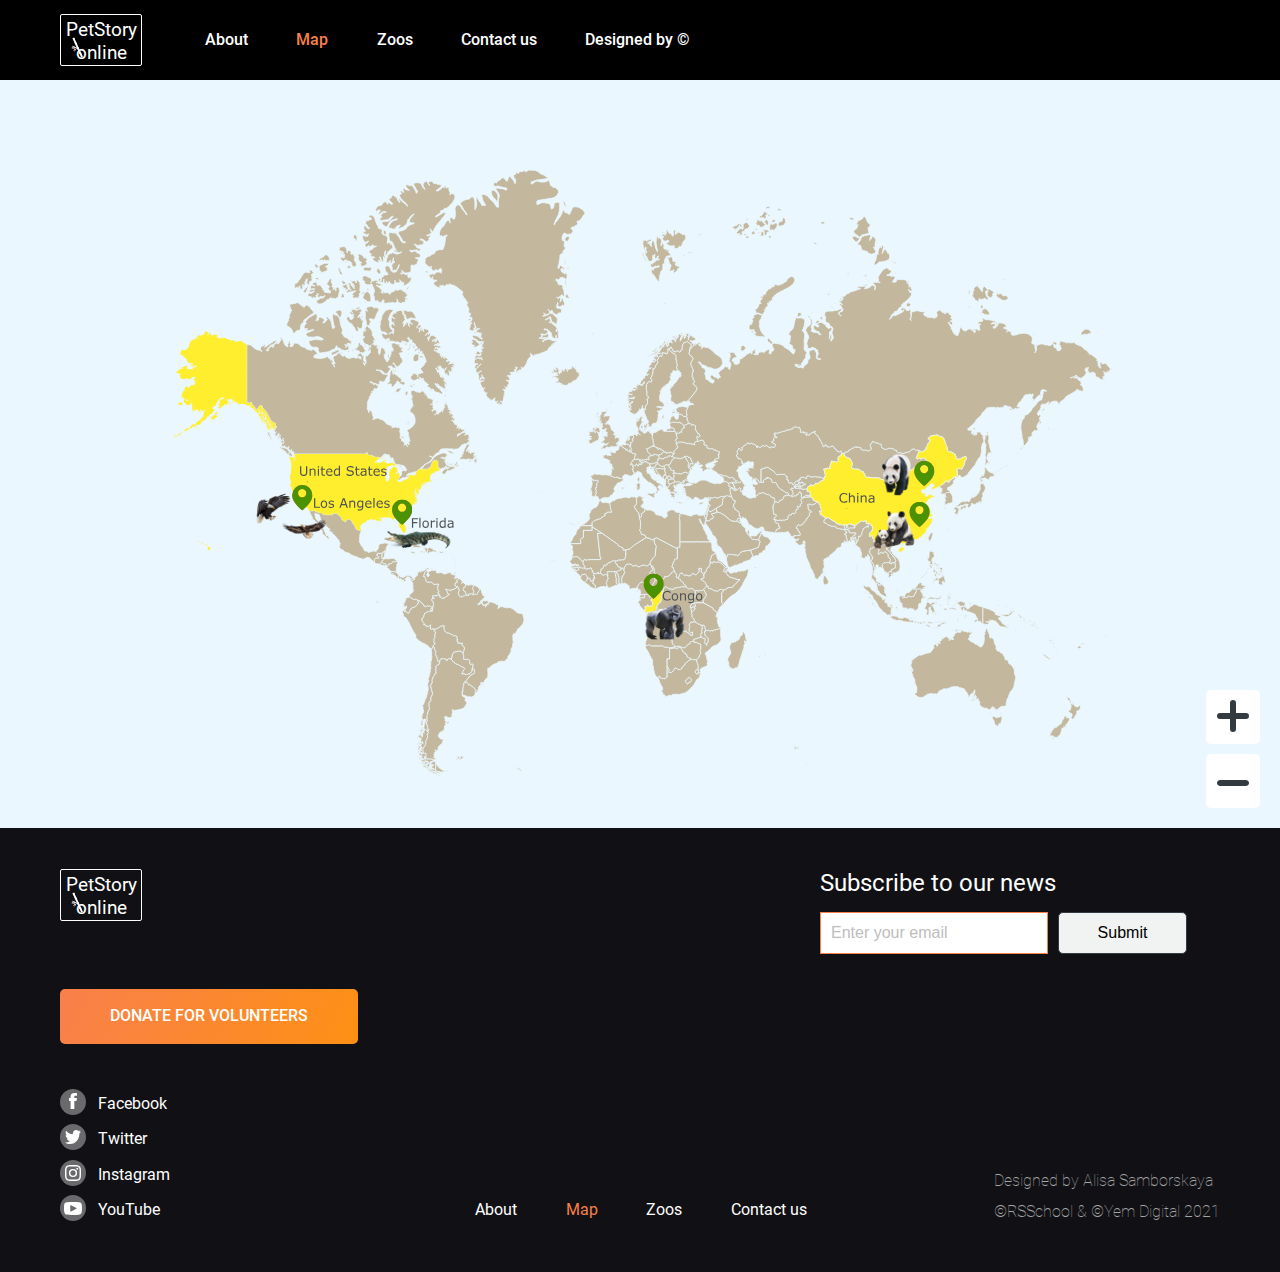
<file: pages/map/map.html>
<!DOCTYPE html>
<html lang="en">
<head>
    <meta charset="UTF-8">
    <meta name="viewport" content="width=device-width, initial-scale=1.0">
    <title>Online Zoo</title>
    <link rel="stylesheet" href="../../main.css">
    <link rel="stylesheet" href="style.css">
</head>
<body>
<h1 class="main-heading">PetStory Online</h1>
<header class="header">
    <div class="header-wrapper container">
        <a class="logo__link" href="../../index.html">PetStory <span class="logo__link-icon">online</span></a>
        <nav class="nav">
            <ul class="nav__list">
                <li class="nav__item">
                    <a class="nav__link" href="../../index.html">About</a>
                </li>
                <li class="nav__item">
                    <a class="nav__link active">Map</a>
                </li>
                <li class="nav__item">
                    <a class="nav__link" href="../zoos/panda/panda.html">Zoos</a>
                </li>
                <li class="nav__item">
                    <a class="nav__link" href="#">Contact us</a>
                </li>
                <li class="nav__item">
                    <a class="nav__link" href="https://www.figma.com/file/jfEFwkXVj1WRq7sUHDr8os/PetStory-online">Designed
                        by ©</a>
                </li>
            </ul>
            <button class="nav__btn" type="button"><span class="nav__btn-menu"></span></button>
        </nav>
    </div>
</header>
<section class="map">
    <div class="map-bg__wrapper">
        <div class="map-bg">
            <a class="map-animals__item-1" href="../zoos/eagle/eagle.html">
                <img class="map-animals__img" src="../../assets/images/map-eagle1.png" alt="">
            </a>
            <a class="map-animals__item-2 map-animals-pin" href="../zoos/eagle/eagle.html">
                <img class="map-animals__img" src="../../assets/images/map-eagle2.png" alt="">
            </a>
            <div class="map-animals__tooltip map-animals__tooltip-1">
                <p class="map-animals__tooltip-text">Eagles <br> Los Angeles, USA</p>
                <a class="map-animals__tooltip-link" href="../zoos/eagle/eagle.html">Watch online</a>
            </div>
            <a class="map-animals__item-3 map-animals-pin" href="../zoos/alligator/alligator.html">
                <img class="map-animals__img" src="../../assets/images/map-alligator.png" alt="">
            </a>
            <div class="map-animals__tooltip map-animals__tooltip-2">
                <p class="map-animals__tooltip-text">Alligators <br> Florida, USA</p>
                <a class="map-animals__tooltip-link" href="../zoos/alligator/alligator.html">Watch online</a>
            </div>
            <a class="map-animals__item-4 map-animals-pin" href="../zoos/gorilla/gorilla.html">
                <img class="map-animals__img" src="../../assets/images/map-gorilla.png" alt="">
            </a>
            <div class="map-animals__tooltip map-animals__tooltip-3">
                <p class="map-animals__tooltip-text">Gorillas <br> Congo, Africa</p>
                <a class="map-animals__tooltip-link" href="../zoos/gorilla/gorilla.html">Watch online</a>
            </div>
            <a class="map-animals__item-5 map-animals-pin" href="../zoos/panda/panda.html">
                <img class="map-animals__img" src="../../assets/images/map-panda.png" alt="">
            </a>
            <a class="map-animals__item-6 map-animals-pin" href="../zoos/panda/panda.html">
                <img class="map-animals__img" src="../../assets/images/map-pandas.png" alt="">
            </a>
            <div class="map-animals__tooltip map-animals__tooltip-4">
                <p class="map-animals__tooltip-text">Pandas <br> China, Asia</p>
                <a class="map-animals__tooltip-link" href="../zoos/panda/panda.html">Watch online</a>
            </div>
        </div>
    </div>
    <div class="map-control">
        <div class="map-control__btn-wrapper">
            <button class="map-control__btn map-control__scale-up">
                <svg class="map-control__btn-icon" xmlns="http://www.w3.org/2000/svg" width="32" height="32"
                     viewBox="0 0 32 32"
                     fill="#333B41">
                    <path d="M16 0a3 3 0 0 0-3 3v10H3a3 3 0 1 0 0 6h10v10a3 3 0 1 0 6 0V19h10a3 3 0 1 0 0-6H19V3a3 3 0 0 0-3-3z"/>
                </svg>
            </button>
            <button class="map-control__btn map-control__scale-down">
                <svg class="map-control__btn-icon" xmlns="http://www.w3.org/2000/svg" width="32" height="6"
                     viewBox="0 0 32 6"
                     fill="#333B41">
                    <path fill-rule="evenodd"
                          d="M3.131 6h25.692C30.573 6 32 4.642 32 3.022 32 1.358 30.573 0 28.823 0H3.131C1.427 0 0 1.358 0 3.022 0 4.642 1.427 6 3.131 6z"/>
                </svg>
            </button>
        </div>
    </div>
</section>
<footer class="footer">
    <div class="footer__wrapper container">
        <div class="footer__top">
            <a class="logo__link" href="../../index.html">PetStory <span class="logo__link-icon">online</span></a>
            <form class="footer__subscribe">
                <label class="footer__subscribe-label" for="email">Subscribe to our news</label>
                <p class="footer__subscribe-input-wrapper">
                    <input class="footer__subscribe-input" id="email" type="email" placeholder="Enter your email"
                           required>
                    <button class="footer__subscribe-btn">Submit</button>
                </p>
            </form>
        </div>
        <a class="footer__link main-link" href="../donate/donate.html">donate for volunteers</a>
        <div class="footer__bottom">
            <ul class="footer__social">
                <li><a class="footer__social-link fb" href="https://www.facebook.com/">Facebook</a></li>
                <li><a class="footer__social-link tw" href="https://twitter.com/">Twitter</a></li>
                <li><a class="footer__social-link ig" href="https://www.instagram.com/">Instagram</a></li>
                <li><a class="footer__social-link yt" href="https://www.youtube.com/">YouTube</a></li>
            </ul>
            <ul class="footer__nav">
                <li><a class="footer__nav-link" href="../../index.html">About</a></li>
                <li><a class="footer__nav-link active" href="#">Map</a></li>
                <li><a class="footer__nav-link" href="../zoos/panda/panda.html">Zoos</a></li>
                <li><a class="footer__nav-link" href="#">Contact us</a></li>
            </ul>
            <div class="footer__copyright">
                <a class="footer__copyright-link"
                   href="https://www.figma.com/file/jfEFwkXVj1WRq7sUHDr8os/PetStory-online">Designed by Alisa
                    Samborskaya</a>
                <a class="footer__copyright-link" href="https://rs.school/js/">©RSSchool & ©Yem Digital 2021</a>
            </div>
        </div>
    </div>
</footer>
<script src="map.js"></script>
</body>
</html>
</file>
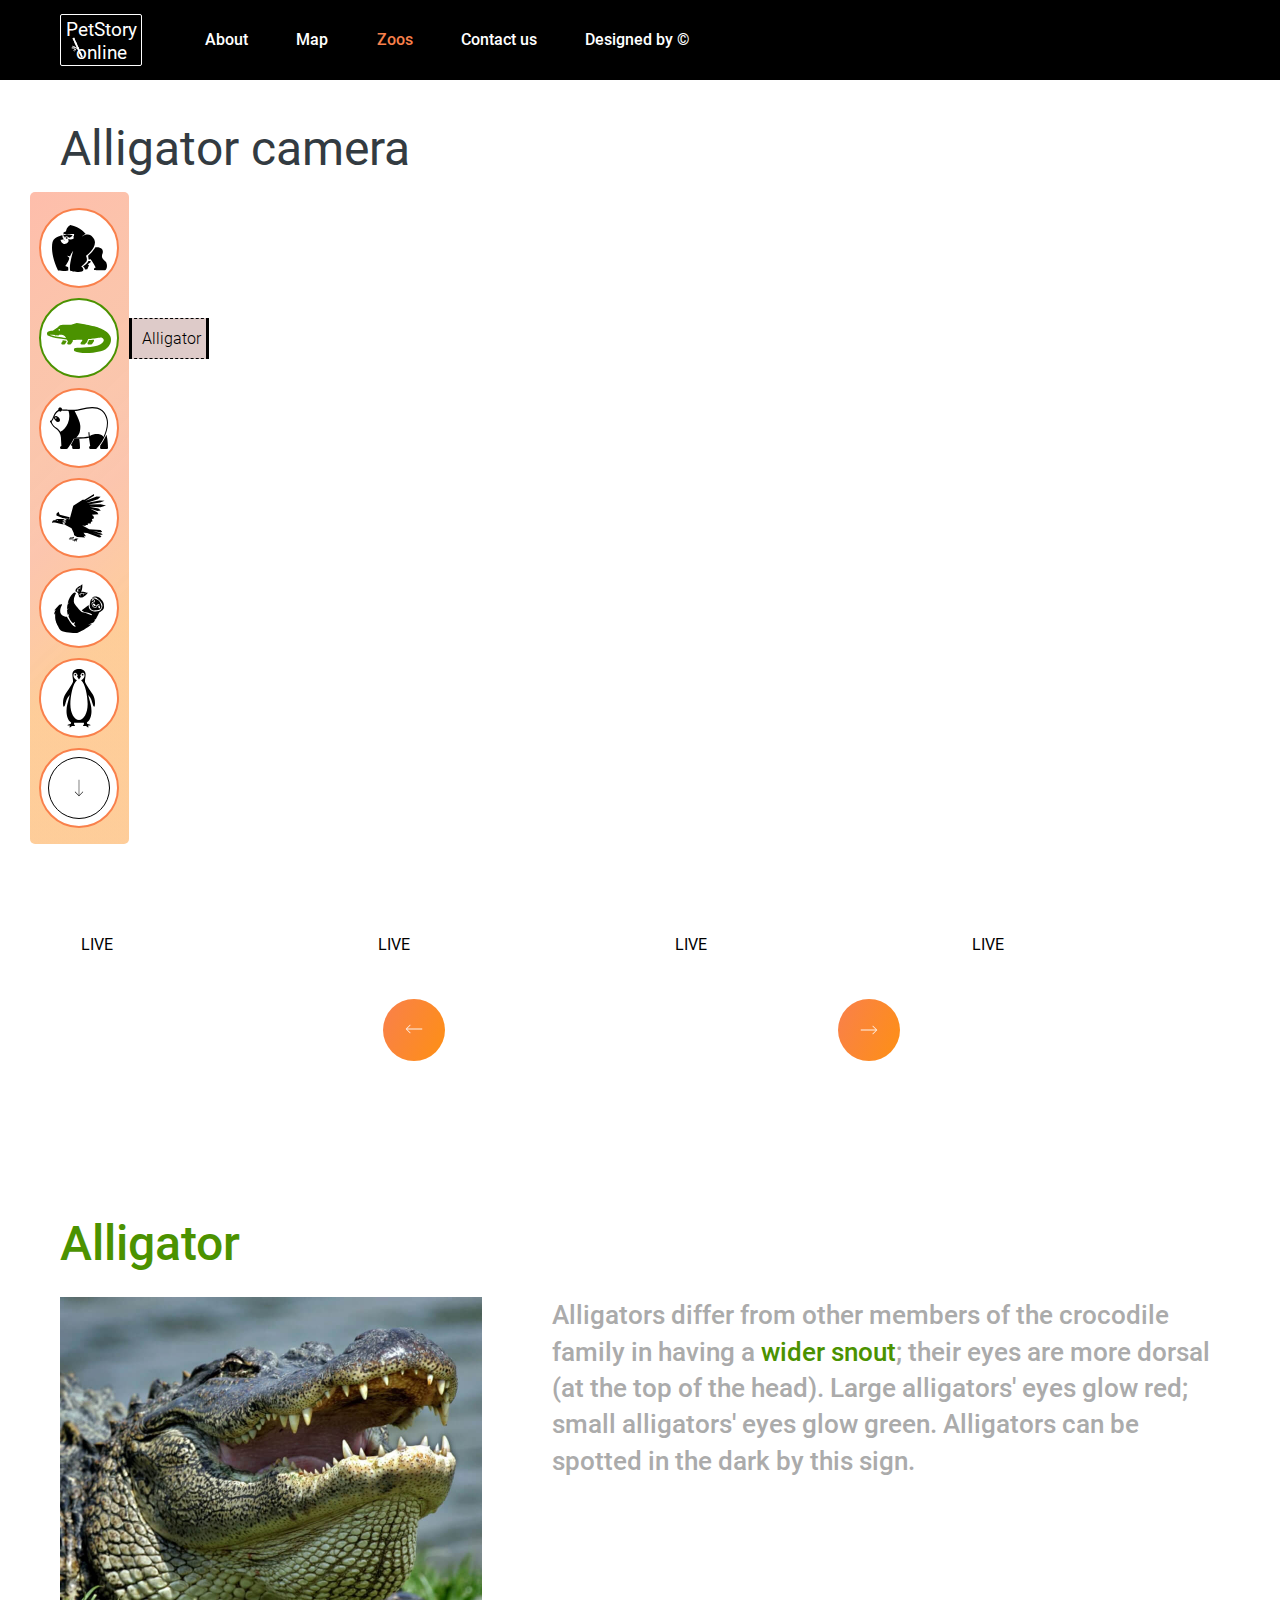
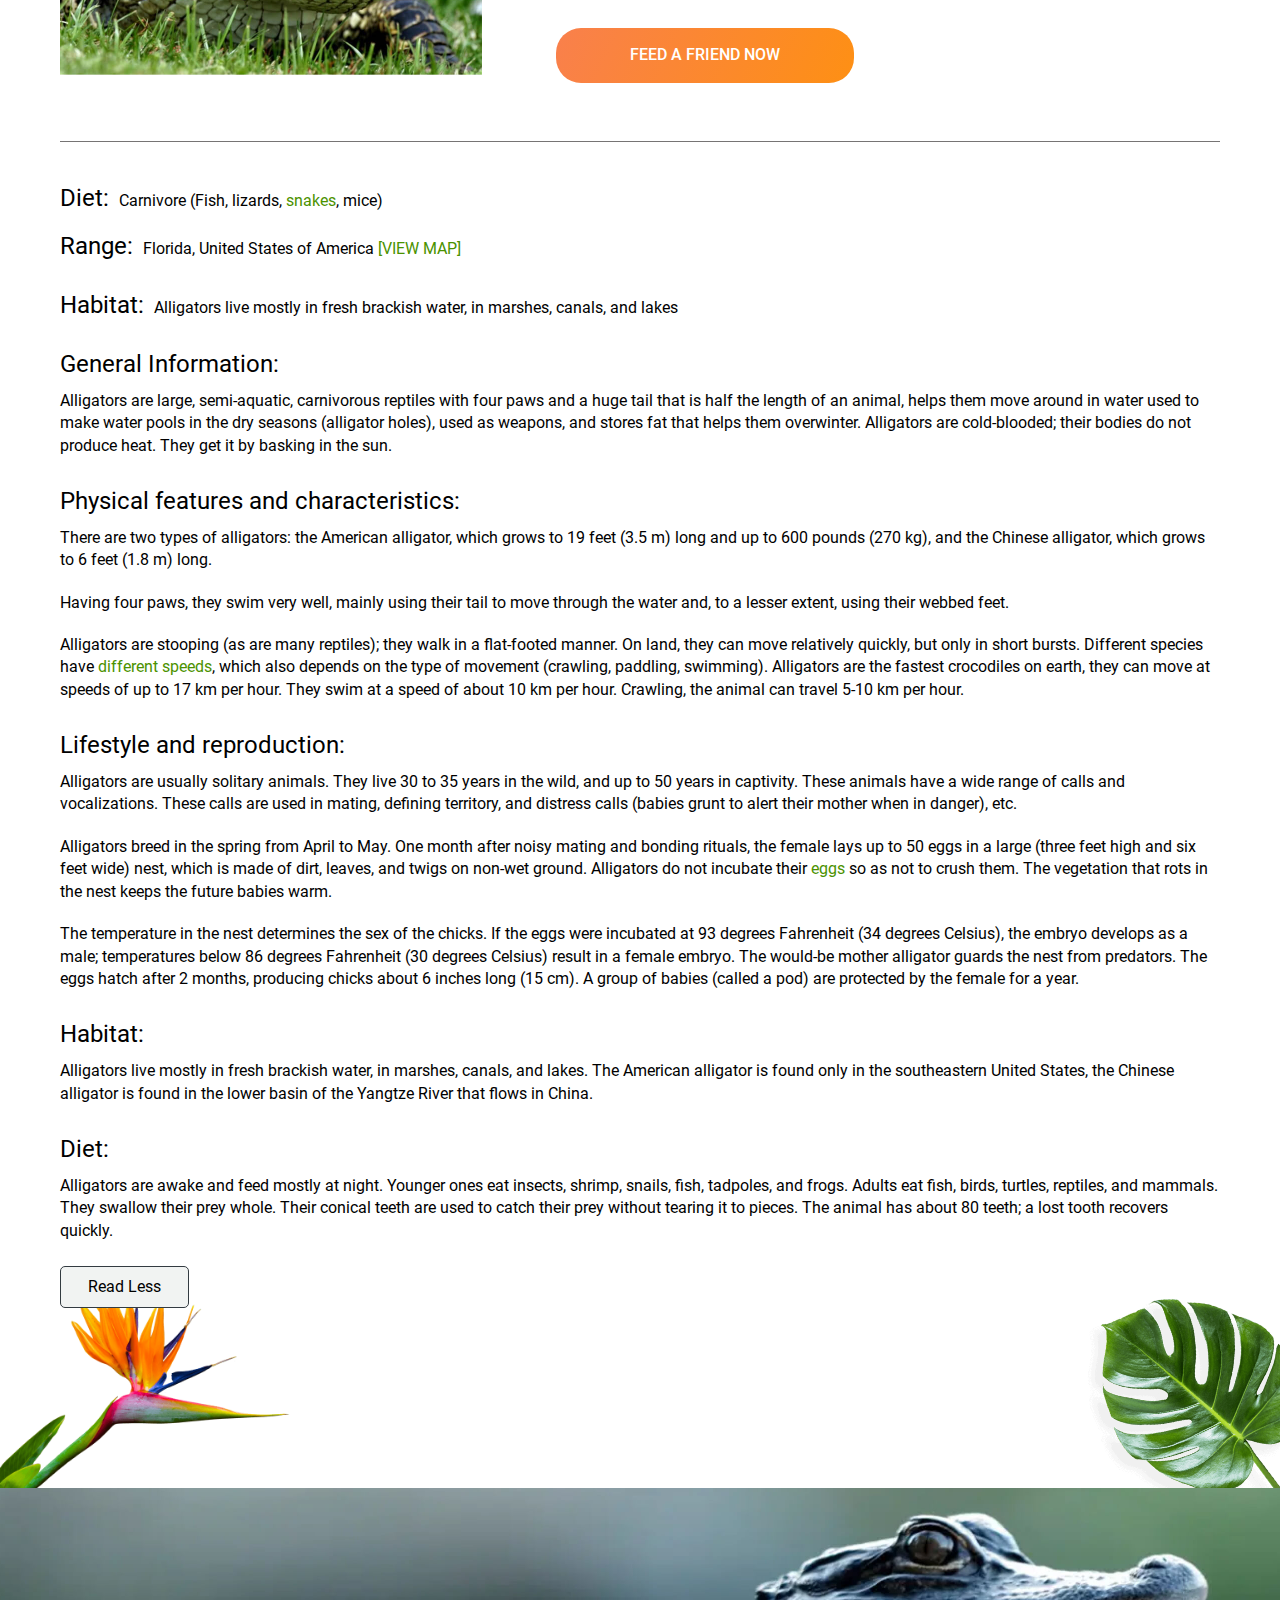
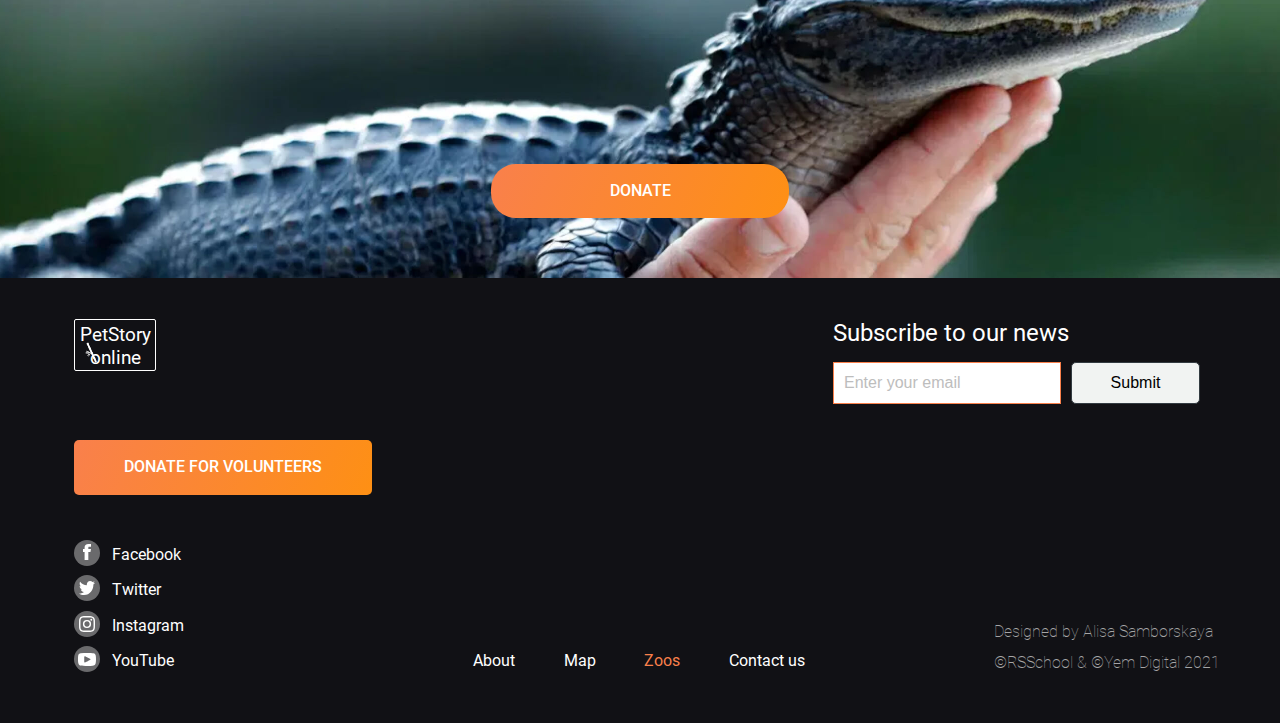
<file: pages/zoos/alligator/alligator.html>
<!DOCTYPE html>
<html lang="en">
<head>
    <meta charset="UTF-8">
    <meta name="viewport" content="width=device-width, initial-scale=1.0">
    <title>Online Zoo</title>
    <link rel="stylesheet" href="../../../main.css">
    <link rel="stylesheet" href="style.css">
</head>
<body>
<h1 class="main-heading">PetStory Online</h1>
<header class="header">
    <div class="header-wrapper container">
        <a class="logo__link" href="../../../index.html">PetStory <span class="logo__link-icon">online</span></a>
        <nav class="nav">
            <ul class="nav__list">
                <li class="nav__item">
                    <a class="nav__link" href="../../../index.html">About</a>
                </li>
                <li class="nav__item">
                    <a class="nav__link" href="../../map/map.html">Map</a>
                </li>
                <li class="nav__item">
                    <a class="nav__link active">Zoos</a>
                </li>
                <li class="nav__item">
                    <a class="nav__link" href="#">Contact us</a>
                </li>
                <li class="nav__item">
                    <a class="nav__link" href="https://www.figma.com/file/jfEFwkXVj1WRq7sUHDr8os/PetStory-online">Designed
                        by ©</a>
                </li>
            </ul>
            <button class="nav__btn" type="button"><span class="nav__btn-menu"></span></button>
        </nav>
    </div>
</header>
<div class="sidebar-wrapper">
    <aside class="sidebar">
        <ul class="pick-animal">
            <li class="pick-animal__item">
                <a class="pick-animal__link" href="../gorilla/gorilla.html">
                    <svg class="pick-animal__icon" xmlns="http://www.w3.org/2000/svg" viewBox="0 0 55 47" width="55"
                         height="47" fill="#000">
                        <path d="M29.271 12.086s2.374-2.29 4.503-3.053c0 0-4.995-6.806-15.557-9.033 0 0-3.603 2.163-4.258 6.425 0 0-2.784.572-2.784 2.036l3.357 1.272s6.387-.954 7.206-.763.246 2.481-.491 2.862c0 0 .246.763.737 1.081 0 0-1.638 2.608-5.895 1.209 0 0 2.374 3.944-3.603 4.962 0 0-3.439-.763-3.93-4.326 0 0 4.012.255 4.422.7 0 0 .901-.509-2.375-.954 0 0-.491-.382 1.31-1.59l-1.228-.064-.328-2.672S2.823 11.514.94 16.03c0 0-4.176 9.351 5.077 29.579 0 0 6.141.954 10.235-.191 0 0 .246-2.926-.327-3.308l-2.702-1.209s5.322-7.252 3.685-8.587c0 0-1.556-1.145-1.965-1.845 0 0 2.293.891 3.193.891 0 0 1.064-3.308 3.111-5.661 0 0-4.913 15.903-2.866 20.292 0 0 13.756 3.053 13.019-1.463 0 0 .082-1.654-2.047-3.053 0 0 3.767-3.308 3.93-3.753 0 0 3.111-1.336.819-6.806s-.082-.127-.082-.127 15.639-11.132 5.568-19.91c0 0-4.012-3.689-10.317 1.209zm-8.646-2.035h-7.947L11.172 9.4s.669 2.279 1.004 2.442c0 0 1.84.081 2.844-.57 0 0 1.924 1.465 2.51 1.546 0 0 2.844-1.221 3.095-2.767z"/>
                        <path d="M14.56 11.964l-.681 1.088s-.568.622.681.622h.909v-1.398s-.454-.311-.681-.311m-1.038-.001l-.737.855-.982-.107s.737-.694 1.719-.748zm29.665 10.284s-3.66 5.924-7.321 8.435l.569 3.734s1.871-.386 2.034-.258 5.206 7.984 5.125 8.435c0 0-1.708.579-1.708 1.03l-.163 1.352s9.029.708 11.632 0c0 0 2.766-2.447.569-7.726 0 0-3.905-3.477-3.986-4.636 0 0-.732-1.996.488-4.443.081-.129 1.952-6.439-7.24-5.924zM36.28 36.026s.088 2.042-5.343 5.347c0 0 2.452 2.343 1.927 3.064l2.452-.24 1.664-3.965s-1.226-.781-1.401-1.202c0 0 4.379-1.802 2.715-3.004-.438-.18-2.014-.18-2.014 0z"/>
                    </svg>
                </a>
                <span class="pick-animal__label">Gorilla</span>
            </li>
            <li class="pick-animal__item">
                <a class="pick-animal__link active">
                    <svg class="pick-animal__icon" xmlns="http://www.w3.org/2000/svg" viewBox="0 0 64 30" width="64"
                         height="30" fill="#000">
                        <path d="M19.6 18.432l-.477-.702c-.01-.015-.023-.028-.038-.038s-.031-.015-.047-.017l-3.313-.399c-.017-.002-.034.001-.051.007s-.032.017-.044.03-.023.03-.031.049-.011.039-.012.06l.009.865c-.419.387-.792.84-1.109 1.347-.111.168-.18.371-.199.584s.011.429.089.622.199.356.351.47.326.175.505.175h1.989a.93.93 0 0 0 .462-.125 1.13 1.13 0 0 0 .372-.35l1.548-2.386c.018-.027.027-.062.027-.096s-.011-.069-.029-.095zm41.989-7.771c-1.7-1.899-4.278-3.595-7.884-5.189C46.867 2.451 30.65.104 29.963.005c-.069-.009-.138-.004-.205.015l-5.627 1.69H15.89c-1.601 0-4.296.728-5.032 2.661L5.73 7.698c-.66-.082-2.825-.236-4.728.938-.318.196-.582.499-.759.871a2.58 2.58 0 0 0-.24 1.228c.021.428.145.841.357 1.186s.503.61.838.76c.013.006.027.012.041.017.224.078 5.509 1.918 7.398 2.22l1.8.3 3.867.626 5.347.659 1.316 1.988c-.299.419-.536.897-.702 1.411a1.35 1.35 0 0 0-.069.549c.015.187.068.367.155.524a1.04 1.04 0 0 0 .342.374c.138.089.292.135.449.135h2.064c.162 0 .321-.043.467-.127s.274-.207.375-.359l1.527-2.29c.145-.217.228-.485.236-.763.006-.204.006-.5-.013-.872a.18.18 0 0 1 .008-.062c.006-.02.015-.037.027-.053a.13.13 0 0 1 .043-.035.11.11 0 0 1 .051-.012c1.473.036 7.186.011 9.127-.076.03-.002.059.01.082.031s.04.053.047.087a3.37 3.37 0 0 1 .054 1.011c-.62.425-1.147 1.022-1.538 1.74-.096.172-.151.372-.16.579s.03.413.111.595a1.08 1.08 0 0 0 .35.442c.148.107.317.163.489.163h2.84a.94.94 0 0 0 .551-.183l1.998-2.015a.3.3 0 0 0 .063-.098l1.287-3.127.222-.024c.373-.041 1.064-.111 1.942-.143 2.848-.105 8.224-.936 10.205-1.308.808-.152 2.066.499 2.749 1.422.209.283.543.841.417 1.386-.461 1.991-2.574 3.844-5.95 5.219-4.168 1.698-17.192 2.279-22.599 2.45-.308.01-.603.147-.836.389s-.389.573-.443.937 0 .739.151 1.062.389.573.676.708C30.073 29.249 34.062 30 39.11 30c4.24 0 9.228-.53 14.594-1.833C60.778 26.45 64 20.981 64 16.626c0-2.171-.811-4.178-2.411-5.965zM12.26 5.984c.139 0 .276.05.392.143a.83.83 0 0 1 .26.38c.053.155.067.325.04.489a.91.91 0 0 1-.193.433c-.098.118-.224.199-.361.232s-.279.016-.407-.048a.75.75 0 0 1-.316-.312.97.97 0 0 1-.119-.47.94.94 0 0 1 .206-.599.65.65 0 0 1 .498-.248zm-1.666 7.878l-1.808-.301c-1.328-.212-4.584-1.28-6.235-1.838.551.076.98.093.991.093.332 0 1.146.026 2.088.056l2.543.075.709 1.032c.017.024.039.044.063.056s.051.017.077.014.052-.014.074-.031.04-.041.053-.069l.441-.974.677.003.578.98c.015.026.036.047.059.062a.14.14 0 0 0 .076.021c.027-.001.053-.009.076-.024s.043-.038.057-.064l.558-1.041c2.142-.177 5.576-.445 7.481 3.17-3.487-.359-6.278-.831-8.559-1.218zm29.954 6.198c-.041.194-.039.399.006.592s.132.369.252.509c.187.213.437.33.695.325h2.719c.162.001.322-.043.467-.127s.274-.207.374-.359l1.704-2.558c.102-.152.174-.331.21-.521s.036-.389-.001-.579l-.05-.492c-.004-.039-.02-.074-.045-.099s-.057-.037-.089-.034c-1.151.101-4.192.3-4.895.352-.031.002-.06.018-.082.045s-.035.062-.036.099c-.017.266-.018.532-.003.798-.307.228-.573.527-.783.879a3.64 3.64 0 0 0-.443 1.172z"/>
                    </svg>
                </a>
                <span class="pick-animal__label">Alligator</span>
            </li>
            <li class="pick-animal__item">
                <a class="pick-animal__link" href="../panda/panda.html">
                    <svg class="pick-animal__icon" xmlns="http://www.w3.org/2000/svg" viewBox="0 0 58 42" width="58"
                         height="42" fill="#000">
                        <path d="M53.75 31.534c2.344-4.44 4.25-9.885 4.25-15.687 0-2.915-.929-6.228-2.486-8.863C54.153 4.68 51.628 1.703 47.33.605c-5.44-1.389-10.951-.094-15.379.947-1.6.376-3.112.731-4.407.907-2.904.394-5.972.336-8.609.236h-.002l-1.205-.048c-1.666-.069-5.504-.135-5.504-.135-.209-.872-.687-1.586-1.283-1.916a1.65 1.65 0 0 0-.807-.204 1.65 1.65 0 0 0-.803.222c-.82.433-1.213 1.396-1.027 2.483-1.313.66-2.596 1.975-3.374 3.009-.668.887-1.235 2.289-1.783 3.644-.558 1.38-1.135 2.807-1.713 3.383a2.38 2.38 0 0 0-.372.479.76.76 0 0 0-.371.002.83.83 0 0 0-.333.176c-.099.085-.182.194-.243.319s-.099.263-.112.406 0 .288.038.424.1.263.182.37.182.193.295.252.234.091.357.092a5.72 5.72 0 0 0 .42 1.085c1.162 2.335 3 3.786 4.622 5.067.894.706 1.738 1.373 2.392 2.117.491.578.918 1.226 1.271 1.928.004.009.009.017.013.025.664 1.297 1.191 2.879 1.289 4.39l.511 8.693a2.82 2.82 0 0 0-.886.537 1.39 1.39 0 0 0-.416.698 1.59 1.59 0 0 0 .017.85c.079.28.231.523.436.695s.451.263.703.261h5.431c.175 0 .348-.044.506-.13a1.24 1.24 0 0 0 .412-.368c1.201-1.667 4.197-5.964 6.094-9.863 7.34-.008 12.354-.319 15.278-.95l1.221 8.198a2.71 2.71 0 0 0-.512.364 1.56 1.56 0 0 0-.456.772 1.78 1.78 0 0 0 .014.938 1.54 1.54 0 0 0 .479.753 1.19 1.19 0 0 0 .765.287h5.091c.301 0 .593-.121.827-.342 1.679-1.59 4.751-5.221 7.313-10.051a.56.56 0 0 0 .038-.073zM17.873 16.256c-1.642 4.017-4.533 7.266-7.612 8.592a10.51 10.51 0 0 0-1.23-1.787c-.72-.82-1.602-1.516-2.535-2.253-1.605-1.267-3.264-2.578-4.308-4.674-.635-1.276-.398-1.771-.082-2.085.746-.744 1.343-2.221 1.975-3.785.517-1.28 1.052-2.603 1.625-3.363.693-.92 1.924-2.192 3.116-2.75a.87.87 0 0 0 .308-.247c.651 1.112 2.203.948 2.593-.064.027-.073.047-.149.06-.227 1.64.249 4.253.169 5.909.238l.863.035c1.207 3.957.969 8.333-.681 12.371zm31.651 11.029c-.962-.209-5.734-1.051-9.737 1.687-.19-1.51-.32-2.766-.32-3.38 0-.16-.054-.313-.151-.426a.48.48 0 0 0-.365-.176.48.48 0 0 0-.365.176c-.097.113-.151.266-.151.426 0 .713.156 2.182.377 3.906-2.497.545-6.616.848-12.519.92 1.175-.833 2.112-2.029 2.797-3.584.953-2.164 1.374-4.984 1.218-8.155-.176-3.572-2.528-8.384-4.417-12.25l-1.206-2.512a34.44 34.44 0 0 0 2.978-.263c1.337-.181 2.869-.541 4.491-.923 4.334-1.019 9.727-2.286 14.955-.951 7.183 1.835 9.859 9.601 9.859 14.065 0 5.138-1.564 9.994-3.583 14.074-.593-1.034-1.828-2.193-3.862-2.635zM6.893 9.194c-2.389-.924-3.779 1.671-2.258 3.194.831.833 1.622 2.762 3.428 2.602 2.87-.254 2.606-4.338-1.17-5.797zm-1.082 2.51a.71.71 0 0 1-.398-.123.72.72 0 0 1-.264-.326c-.054-.133-.068-.279-.041-.42a.73.73 0 0 1 .196-.372.71.71 0 0 1 .367-.199c.139-.028.283-.014.414.041a.72.72 0 0 1 .321.268c.079.12.121.26.121.404a.73.73 0 0 1-.21.514.71.71 0 0 1-.507.213z"/>
                        <path d="M29.253 32.111c-.006-.032-.021-.06-.042-.08s-.047-.031-.073-.03l-4.827.052c-.02 0-.039.006-.056.018s-.031.029-.042.049l-3.192 5.721a.17.17 0 0 0-.022.092c.002.033.012.064.03.089l1.32 1.83-.014.026-.015.03c-.103.209-.159.448-.163.692a1.64 1.64 0 0 0 .142.699c.097.213.238.391.409.514a.96.96 0 0 0 .563.188h5.615c.148 0 .296-.037.432-.108s.261-.176.364-.307.185-.287.239-.458a1.67 1.67 0 0 0 .077-.537l-.19-4.043a39.12 39.12 0 0 0-.556-4.435zm27.215-4.022c-.008-.025-.022-.047-.04-.063s-.041-.025-.064-.026-.046.007-.065.021-.035.036-.043.061l-.513 1.268a51.86 51.86 0 0 1-5.714 9.622c-.019.025-.029.057-.029.09a.14.14 0 0 0 .031.088l.383.471c-.113.155-.207.327-.281.512a1.52 1.52 0 0 0-.098.65c.015.223.078.438.183.625a1.16 1.16 0 0 0 .38.429c.155.104.331.16.51.163h5.816a.95.95 0 0 0 .418-.099 1.09 1.09 0 0 0 .352-.28c.1-.12.179-.262.232-.417a1.44 1.44 0 0 0 .075-.489c-.057-2.693-.325-8.661-1.532-12.626z"/>
                    </svg>
                </a>
                <span class="pick-animal__label">Panda</span>
            </li>
            <li class="pick-animal__item">
                <a class="pick-animal__link" href="../eagle/eagle.html">
                    <svg class="pick-animal__icon" xmlns="http://www.w3.org/2000/svg" viewBox="0 0 54 48" width="54"
                         height="48" fill="#000">
                        <path d="M17.642 25.283l3.65-13.446 9.346-6.091h1.899L42.027 0v1.839L33.183 7.01l11.325-4.482 4.088.115-2.774 2.643-11.536 3.677L47.574 6.55l4.964.115-4.38 1.839-11.827 2.069 12.265-.229L54 11.607l-5.403 1.724-11.097-.69 8.907 1.839 2.483 2.069-3.504.345-7.009-2.069 6.862 3.333 1.168 2.184-6.717.345 1.752 1.253.584 2.309-2.191 1.034.73 1.954-1.752.805.146 1.379h-3.14v1.494h-2.637l.958 1.149-3.942-.46 3.942 1.953 3.067 1.724 11.389.804 1.606 1.609-1.606.92-8.031-1.953 8.907 2.873 1.314 1.264h-3.651l-6.57-2.183 7.885 2.988 1.022 1.38-2.337.573-11.973-4.481-3.651-.23 2.483 3.447-2.336-.574 1.524 1.838-8.095-.573-2.921-1.84-.438-2.068-2.191-4.713-8.031-4.252 2.052.033-2.052-1.532 2.832-.153-1.947-.843 1.85-.23-1.655-.92 2.239-.536-1.85-1.303 4.665.658zm.063-2.055l-9.942-2.543-1.293-2.907-2.043 2.077v1.557l5.992 2.492 6.877.986.41-1.661zm8.853 21.436l-1.875 1.095v.997l.311.747-1.562-.548V45.66l-1.016 1.245.547 1.095-1.718-1.394 1.875-1.942 1.327-.219 2.11.219zm-4.427-.219l-1.347.56-.424 1.168.917.939-.494-.932 1.347-1.735z"/>
                        <path d="M22.131 43.555l-1.964 1.231-.387.723-.663.194.816-1.41-1.384.502-.359 1.427-.47-.724.802-1.478-1.052.713-.11 1.116-.54-.962 1.286-1.499h2.379l.734-.723.912.888zM.514 27.075l1.161-.937h1.869l.065-.521 1.934-.728h5.761l1.975 1.301-3.094.313 2.772 1.053-3.03.456 2.837.781h-2.579l1.806 1.431h-1.837l-7.156-1.795H1.16L0 28.974l.514-1.899zm4.771-.265c.265 0 .479-.174.479-.387s-.215-.387-.479-.387-.481.174-.481.387.216.387.481.387z"/>
                    </svg>
                </a>
                <span class="pick-animal__label">Eagle</span>
            </li>
            <li class="pick-animal__item">
                <a class="pick-animal__link" href="#">
                    <svg class="pick-animal__icon" xmlns="http://www.w3.org/2000/svg" viewBox="0 0 50 49" width="50"
                         height="49" fill="#000">
                        <path d="M31.935 8.611c-.777-.313-5.983-1.8-7.614.548 0 0-.622.548.389 1.878 0 0 .777-1.487 1.865-1.644.198-.028.473-.041.793-.045l.14-1.129.28 1.129 4.226-.033s-.544.391-2.564.47l.078 2.034-.667-2.016c-.846.025-1.506.053-2.186.319l.134 2.557-.655-2.309c-.476.27-.988.676-1.598 1.292 0 0 .699 2.034 2.642 1.956s6.061-3.365 6.683-5.243c-.001 0-1.166.548-1.943.235z"/>
                        <path d="M26.811 1.47c-.788.284-5.666 2.644-5.343 5.491 0 0-.105.825 1.526 1.148 0 0-.396-1.632.316-2.475.129-.154.327-.346.564-.562l-.637-.939.952.659 3.144-2.845s-.15.656-1.612 2.063l1.397 1.472-1.826-1.064c-.617.584-1.093 1.045-1.428 1.698l1.783 1.827-2.009-1.292c-.179.521-.295 1.165-.348 2.034 0 0 1.863 1.058 3.266-.298S28.881 1.821 28.111 0c.001-.001-.512 1.187-1.3 1.47zm22.995 18.567c-.078-2.191-2.564-4.539-3.652-5.791s-3.263-1.8-5.206-1.8-2.953 1.643-2.953 1.643 2.797-.704 3.574-.47 4.662 2.896 6.216 5.791-.156 4.93-.933 6.417-4.041 1.878-6.76 1.644-4.196-1.644-4.817-2.896-.544-3.521-.544-3.521l-6.993 5.243c.622 1.095 3.108 2.034 4.973 2.191s4.351 1.252 5.051 1.722-.466 1.095-.466 1.095c-2.409-1.409-7.847-3.052-8.936-3.052s-6.216-6.261-7.614-8.295-.777-3.678-.777-5.087 1.943-5.478 1.943-5.478-.389-1.956-3.03.157c-2.141 1.713-4.282 5.431-5.265 10.279l1.846-1.749-2.024 2.732c-.137.835-.244 1.698-.307 2.589a27.6 27.6 0 0 0-.07 1.909l1.701-1.361-1.694 1.95c.056 2.282.442 3.98.934 5.356l1.304-2.063-.795 3.325c.411.918.84 1.7 1.183 2.466.609 1.358 2.047 3.036 3.331 4.386l2.031-1.726-.995 2.784 1.228 1.207c.777.782-.311 1.174-.311 1.174-3.574-1.408-8.003-10.094-8.003-10.094s-3.962.313-5.827-2.504-.544-6.339.466-8.373 0-1.487 0-1.487-1.865.313-2.409.548-3.807 4.148-4.274 4.617-.544 1.252-.544 1.252l1.321-1.174s-.389 1.174-.932 2.191S0 30.836 0 30.836l1.166-1.644V34.2c-.389 2.348 0 3.13 0 3.13l.777-3.443v3.521c0 .86 2.02 4.852 3.962 8.138s14.607 3.678 17.249 3.365c2.611-.309 10.606-5.05 14.694-8.787l-3.737.57 5.285-2.195c.713-.852 1.384-1.792 1.998-2.746l-3.009 1.263c.11-.074 1.786-1.066 3.529-2.096 1.964-3.235 3.23-6.355 3.23-6.355s2.953-1.643 4.118-3.365.623-2.973.545-5.164zm-10.412-2.974a.705.705 0 1 0 0-1.409.705.705 0 1 0 0 1.409zm5.44 5.478a.783.783 0 0 0 0-1.565.783.783 0 0 0 0 1.565zm-5.439 3.912c1.01.078 4.818-.078 5.905-.626s2.486-2.191 2.176-3.678-1.166-4.617-3.108-5.869-3.419-1.878-4.196-1.878-2.098-.078-2.719.704c0 0-.855.548-1.243 2.896s-.855 4.148-.156 5.634 2.331 2.739 3.341 2.817zm.544-11.034c1.166 1.017 1.088 1.8.699 2.426s-.855 1.174-.855 1.174l-.544.157-.699-.47-.311.47.156 1.8s.777 1.8 1.865 1.956 1.865.157 1.865-.157-.233-.939.311-1.409 2.253-1.33 2.797-.861 1.166 2.974.622 3.521-.466.47-.933 0-1.476-2.583-1.476-2.583-.855 0-.855.704.544 1.095-.233 1.409-3.03-.157-3.419-.548-.932-1.174-1.01-1.956-.389-1.565-.156-2.035.544-1.331.855-.939.622.939 1.01.548.622-1.017.622-1.017-1.632-.313-2.719-1.252c-.001.001 1.242-1.956 2.407-.939zm1.865 6.104l-.699.704s-1.243-.235-1.943-1.252.699-1.487.699-1.487c1.088.548 1.943 2.034 1.943 2.034z"/>
                    </svg>
                </a>
                <span class="pick-animal__label">Sloth</span>
            </li>
            <li class="pick-animal__item">
                <a class="pick-animal__link" href="#" title="penguin">
                    <svg class="pick-animal__icon" xmlns="http://www.w3.org/2000/svg" viewBox="0 0 32 59" width="32"
                         height="59" fill="#000">
                        <path fill-rule="evenodd"
                              d="M11.062 53.697v1.535l.722.952c.752.993-.471.742-1.775.778l-.987.026-.747.579c-1.325 1.024-1.95 1.526-1.568-.193l.194-.879-1.41.008c-1.426-.103-1.234-.337.114-.886l2.243-.915.275-1.121c-5.303-3.784-5.25-12.787-3.726-18.515l2.403-9.037C3.41 29.852 3.511 31.401 1.942 36.25c-.43 1.331-1.439 2.306-1.74.437-.617-3.818.194-8.526 2.255-11.644 2.502-3.787 7.394-10.806 7.525-12.386.191-2.308-.625-4.58-.625-7.285 0-7.162 13.286-7.162 13.286 0 0 2.704-.816 4.977-.625 7.285.131 1.58 5.022 8.599 7.525 12.386 2.061 3.118 2.873 7.826 2.255 11.644-.301 1.869-1.31.894-1.74-.437-1.568-4.849-1.467-6.398-4.859-10.222l2.404 9.037c1.524 5.728 1.576 14.731-3.726 18.515l.275 1.121 2.243.915c1.349.549 1.54.783.114.886l-1.41-.008.194.879c.382 1.718-.243 1.216-1.568.193l-.747-.579-.987-.026c-1.303-.036-2.527.215-1.775-.778l.722-.952v-1.535h-9.876zm8.544-48.915c.501 0 .907.406.907.906s-.406.907-.907.907-.907-.406-.907-.907.406-.906.907-.906zm-7.212 0c.5 0 .906.406.906.906s-.406.907-.906.907-.907-.406-.907-.907.406-.906.907-.906zm3.605 5.64l1.996-2.884-.713-.814c.076-1.512 1.803-3.49 3.256-2.764 1.511.754 1.63 5.897-2.418 7.174 4.243 3.373 6.516 16.556 6.516 24.092 0 8.69-3.866 15.735-8.636 15.735s-8.636-7.045-8.636-15.735c0-7.526 2.313-20.685 6.558-24.079-4.22-1.293-3.964-6.761-2.311-7.245 1.426-.418 2.985 1.405 3.059 2.866l-.665.771 1.995 2.884z"/>
                    </svg>
                </a>
                <span class="pick-animal__label">Penguin</span>
            </li>
            <li class="pick-animal__item">
                <button class="pick-animal__btn">
                    <svg class="pick-animal__icon" xmlns="http://www.w3.org/2000/svg" viewBox="0 0 10 18" width="10"
                         height="18" fill="#000">
                        <path d="M9.107 12.998l.102-.105-.346-.355-3.617 3.713V.85h-.493v15.401l-3.617-3.713-.346.355L5 17.215l4.107-4.217z"/>
                    </svg>
                </button>
            </li>
        </ul>
    </aside>
</div>
<main class="main">
    <section class="animal-camera">
        <div class="container">
            <h2 class="animal-camera__title">Alligator camera</h2>
            <div class="animal-camera__online-wrapper">
                <iframe width="100%" height="100%" src="https://www.youtube.com/embed/EnxRJii_dp8"
                        title="YouTube video player" frameborder="0"
                        allow="accelerometer; autoplay; clipboard-write; encrypted-media; gyroscope; picture-in-picture"
                        allowfullscreen></iframe>
            </div>
            <div class="slider">
                <div class="slider__container">
                    <ul class="animal-camera__preview">
                        <li class="animal-camera__preview-item">
                            <iframe width="100%" height="100%" src="https://www.youtube.com/embed/EnxRJii_dp8"
                                    title="YouTube video player" frameborder="0"
                                    allow="accelerometer; autoplay; clipboard-write; encrypted-media; gyroscope; picture-in-picture"
                                    allowfullscreen></iframe>
                        </li>
                        <li class="animal-camera__preview-item">
                            <iframe width="100%" height="100%" src="https://www.youtube.com/embed/EnxRJii_dp8"
                                    title="YouTube video player" frameborder="0"
                                    allow="accelerometer; autoplay; clipboard-write; encrypted-media; gyroscope; picture-in-picture"
                                    allowfullscreen></iframe>
                        </li>
                        <li class="animal-camera__preview-item">
                            <iframe width="100%" height="100%" src="https://www.youtube.com/embed/EnxRJii_dp8"
                                    title="YouTube video player" frameborder="0"
                                    allow="accelerometer; autoplay; clipboard-write; encrypted-media; gyroscope; picture-in-picture"
                                    allowfullscreen></iframe>
                        </li>
                        <li class="animal-camera__preview-item">
                            <iframe width="100%" height="100%" src="https://www.youtube.com/embed/EnxRJii_dp8"
                                    title="YouTube video player" frameborder="0"
                                    allow="accelerometer; autoplay; clipboard-write; encrypted-media; gyroscope; picture-in-picture"
                                    allowfullscreen></iframe>
                        </li>
                    </ul>
                    <button class="slider-control prev-btn"></button>
                    <button class="slider-control next-btn"></button>
                </div>
            </div>
        </div>
    </section>
    <section class="information">
        <div class="container">
            <article class="animal">
                <h2 class="animal__name">Alligator</h2>
                <section class="animal-card">
                    <img class="animal-card__img" src="../../../assets/images/animal-alligator.jpg" alt="panda">
                    <div class="animal-card__info">
                        <p class="animal-card__text">Alligators differ from other members of the crocodile family in
                            having a <a class="info-link" href="https://en.wikipedia.org/wiki/Alligator">wider snout</a>;
                            their eyes are more dorsal (at the top of the head). Large alligators'
                            eyes glow red; small alligators' eyes glow green. Alligators can be spotted in the dark by
                            this sign.</p>
                        <a class="main-link" href="../../donate/donate.html">Feed a friend now</a>
                    </div>
                </section>
                <article class="about-short">
                    <section class="about-short__info">
                        <h3 class="animal__info-title">Diet:</h3>
                        <p class="animal__info-text">Carnivore (Fish, lizards, <a class="info-link"
                                                                                  href="https://en.wikipedia.org/wiki/Alligator">snakes</a>,
                            mice)</p>
                    </section>
                    <section class="about-short__info">
                        <h3 class="animal__info-title">Range:</h3>
                        <p class="animal__info-text">Florida, United States of America <a class="info-link"
                                                                                          href="../../map/map.html">[VIEW
                            MAP]</a></p>
                    </section>
                    <section class="about-short__info">
                        <h3 class="animal__info-title habitat">Habitat:</h3>
                        <p class="animal__info-text">Alligators live mostly in fresh brackish water, in marshes, canals,
                            and lakes</p>
                    </section>
                </article>
                <article class="about-long">
                    <section>
                        <h3 class="animal__info-title">General Information:</h3>
                        <p class="animal__info-text">Alligators are large, semi-aquatic, carnivorous reptiles with four
                            paws and a huge tail that is half the length of an animal, helps them move around in water
                            used to make water pools in the dry seasons (alligator holes), used as weapons, and stores
                            fat that helps them overwinter. Alligators are cold-blooded; their bodies do not produce
                            heat. They get it by basking in the sun.</p>
                    </section>
                    <section>
                        <h3 class="animal__info-title">Physical features and characteristics:</h3>
                        <p class="animal__info-text">There are two types of alligators: the American alligator, which
                            grows to 19 feet (3.5 m) long and up to 600 pounds (270 kg), and the Chinese alligator,
                            which grows to 6 feet (1.8 m) long.</p>
                        <p class="animal__info-text">Having four paws, they swim very well, mainly using their tail to
                            move through the water and, to a lesser extent, using their webbed feet.</p>
                        <p class="animal__info-text">Alligators are stooping (as are many reptiles); they walk in a
                            flat-footed manner. On land, they can move relatively quickly, but only in short bursts.
                            Different species have <a class="info-link" href="https://en.wikipedia.org/wiki/Alligator">different
                                speeds</a>, which also depends on the type of movement
                            (crawling, paddling, swimming). Alligators are the fastest crocodiles on earth, they can
                            move at speeds of up to 17 km per hour. They swim at a speed of about 10 km per hour.
                            Crawling, the animal can travel 5-10 km per hour.</p>
                    </section>
                    <section>
                        <h3 class="animal__info-title">Lifestyle and reproduction:</h3>
                        <p class="animal__info-text">Alligators are usually solitary animals. They live 30 to 35 years
                            in the wild, and up to 50 years in captivity. These animals have a wide range of calls and
                            vocalizations. These calls are used in mating, defining territory, and distress calls
                            (babies grunt to alert their mother when in danger), etc.</p>
                        <p class="animal__info-text">Alligators breed in the spring from April to May. One month after
                            noisy mating and bonding rituals, the female lays up to 50 eggs in a large (three feet high
                            and six feet wide) nest, which is made of dirt, leaves, and twigs on non-wet ground.
                            Alligators do not incubate their <a class="info-link"
                                                                href="https://en.wikipedia.org/wiki/Alligator">eggs</a>
                            so as not to crush them. The vegetation that rots in
                            the nest keeps the future babies warm.</p>
                        <p class="animal__info-text">The temperature in the nest determines the sex of the chicks. If
                            the eggs were incubated at 93 degrees Fahrenheit (34 degrees Celsius), the embryo develops
                            as a male; temperatures below 86 degrees Fahrenheit (30 degrees Celsius) result in a female
                            embryo. The would-be mother alligator guards the nest from predators. The eggs hatch after 2
                            months, producing chicks about 6 inches long (15 cm). A group of babies (called a pod) are
                            protected by the female for a year.</p>
                    </section>
                    <section>
                        <h3 class="animal__info-title">Habitat:</h3>
                        <p class="animal__info-text">Alligators live mostly in fresh brackish water, in marshes, canals,
                            and lakes. The American alligator is found only in the southeastern United States, the
                            Chinese alligator is found in the lower basin of the Yangtze River that flows in China.</p>
                    </section>
                    <section>
                        <h3 class="animal__info-title">Diet:</h3>
                        <p class="animal__info-text">Alligators are awake and feed mostly at night. Younger ones eat
                            insects, shrimp, snails, fish, tadpoles, and frogs. Adults eat fish, birds, turtles,
                            reptiles, and mammals. They swallow their prey whole. Their conical teeth are used to catch
                            their prey without tearing it to pieces. The animal has about 80 teeth; a lost tooth
                            recovers quickly.</p>
                    </section>
                </article>
                <button class="animal__info-btn" type="button">Read Less</button>
            </article>
        </div>
    </section>
    <img class="main__img-1" src="../../../assets/images/strelitzia.png" alt="">
    <img class="main__img-2" src="../../../assets/images/leaf.png" alt="">
</main>
<section class="donate">
    <a class="main-link" href="../../donate/donate.html">Donate</a>
</section>
<footer class="footer">
    <div class="footer__wrapper container">
        <div class="footer__top">
            <a class="logo__link" href="../../../index.html">PetStory <span class="logo__link-icon">online</span></a>
            <form class="footer__subscribe">
                <label class="footer__subscribe-label" for="email">Subscribe to our news</label>
                <p class="footer__subscribe-input-wrapper">
                    <input class="footer__subscribe-input" id="email" type="email" placeholder="Enter your email" required>
                    <button class="footer__subscribe-btn">Submit</button>
                </p>
            </form>
        </div>
        <a class="footer__link main-link" href="../../donate/donate.html">donate for volunteers</a>
        <div class="footer__bottom">
            <ul class="footer__social">
                <li><a class="footer__social-link fb" href="https://www.facebook.com/">Facebook</a></li>
                <li><a class="footer__social-link tw" href="https://twitter.com/">Twitter</a></li>
                <li><a class="footer__social-link ig" href="https://www.instagram.com/">Instagram</a></li>
                <li><a class="footer__social-link yt" href="https://www.youtube.com/">YouTube</a></li>
            </ul>
            <ul class="footer__nav">
                <li><a class="footer__nav-link" href="../../../index.html">About</a></li>
                <li><a class="footer__nav-link" href="../../map/map.html">Map</a></li>
                <li><a class="footer__nav-link active" href="#">Zoos</a></li>
                <li><a class="footer__nav-link" href="#">Contact us</a></li>
            </ul>
            <div class="footer__copyright">
                <a class="footer__copyright-link"
                   href="https://www.figma.com/file/jfEFwkXVj1WRq7sUHDr8os/PetStory-online">Designed by Alisa
                    Samborskaya</a>
                <a class="footer__copyright-link" href="https://rs.school/js/">©RSSchool & ©Yem Digital 2021</a>
            </div>
        </div>
    </div>
</footer>
</body>
</html>
</file>
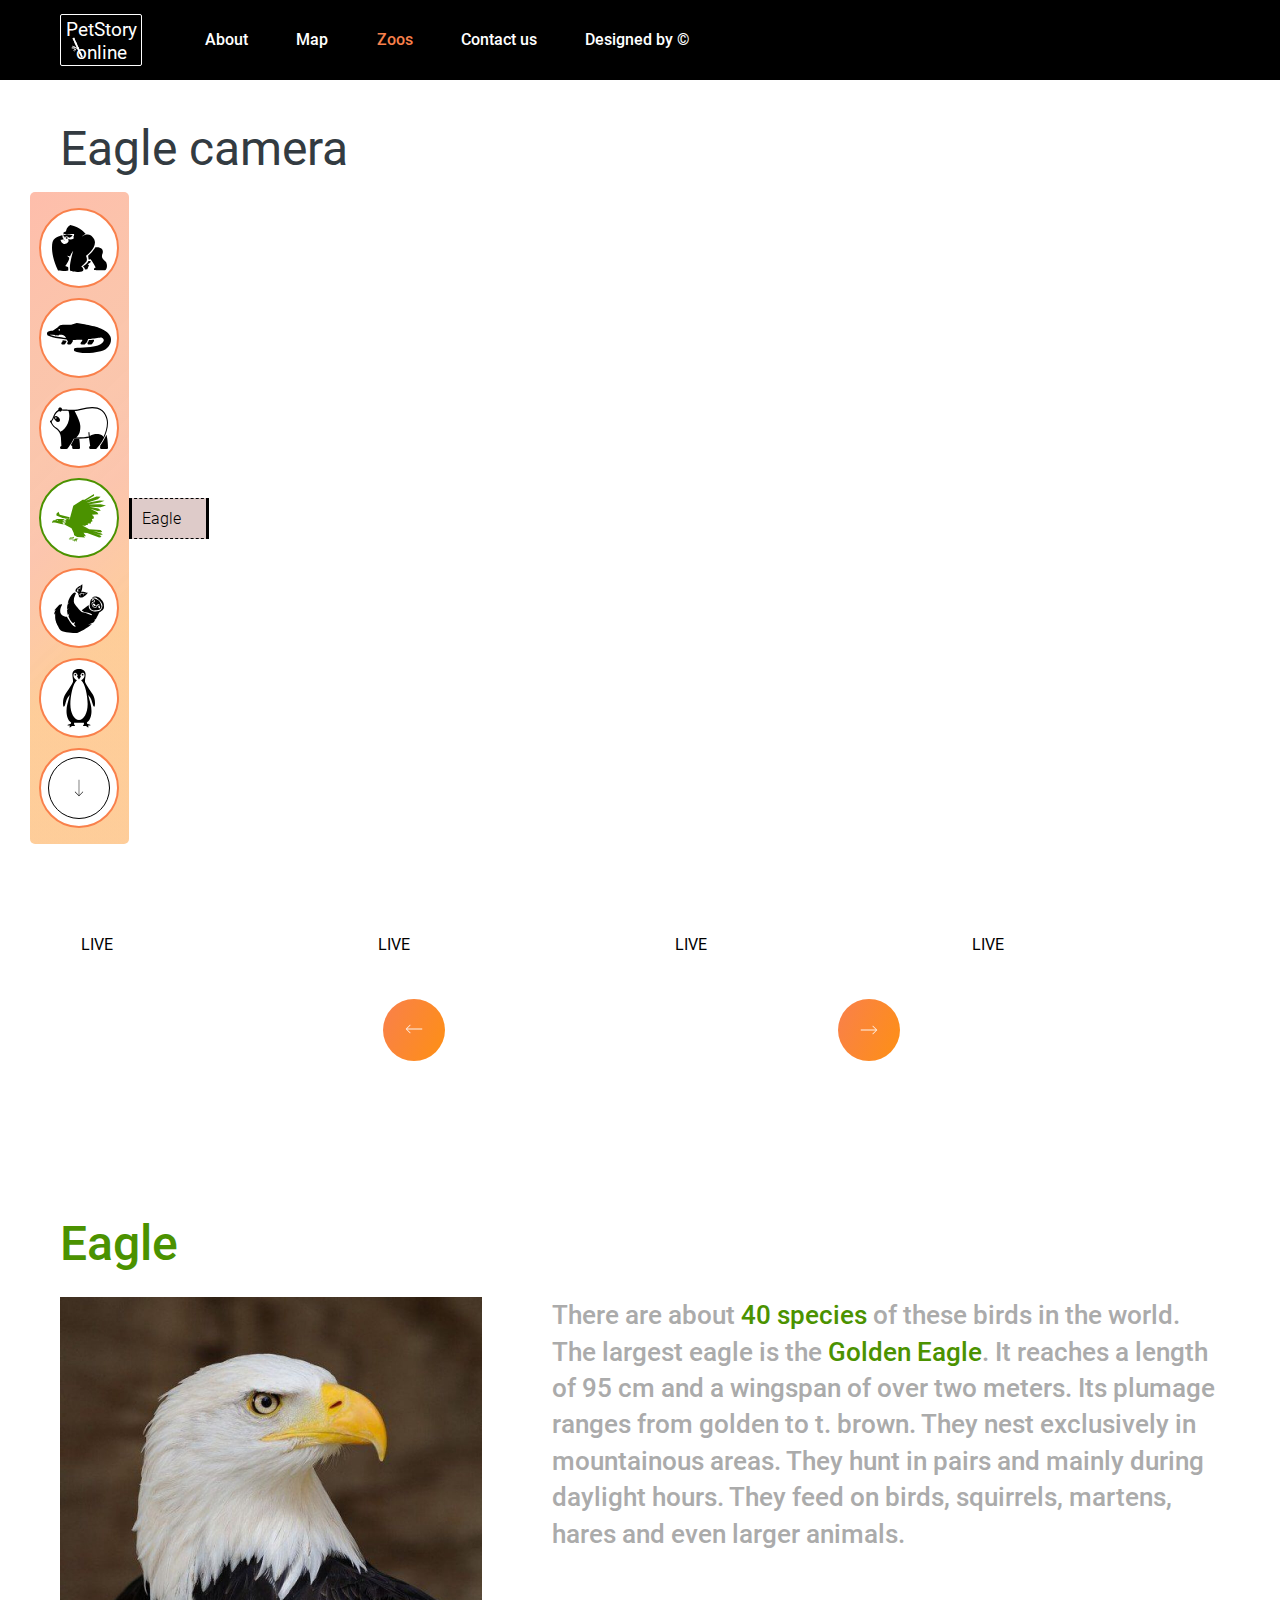
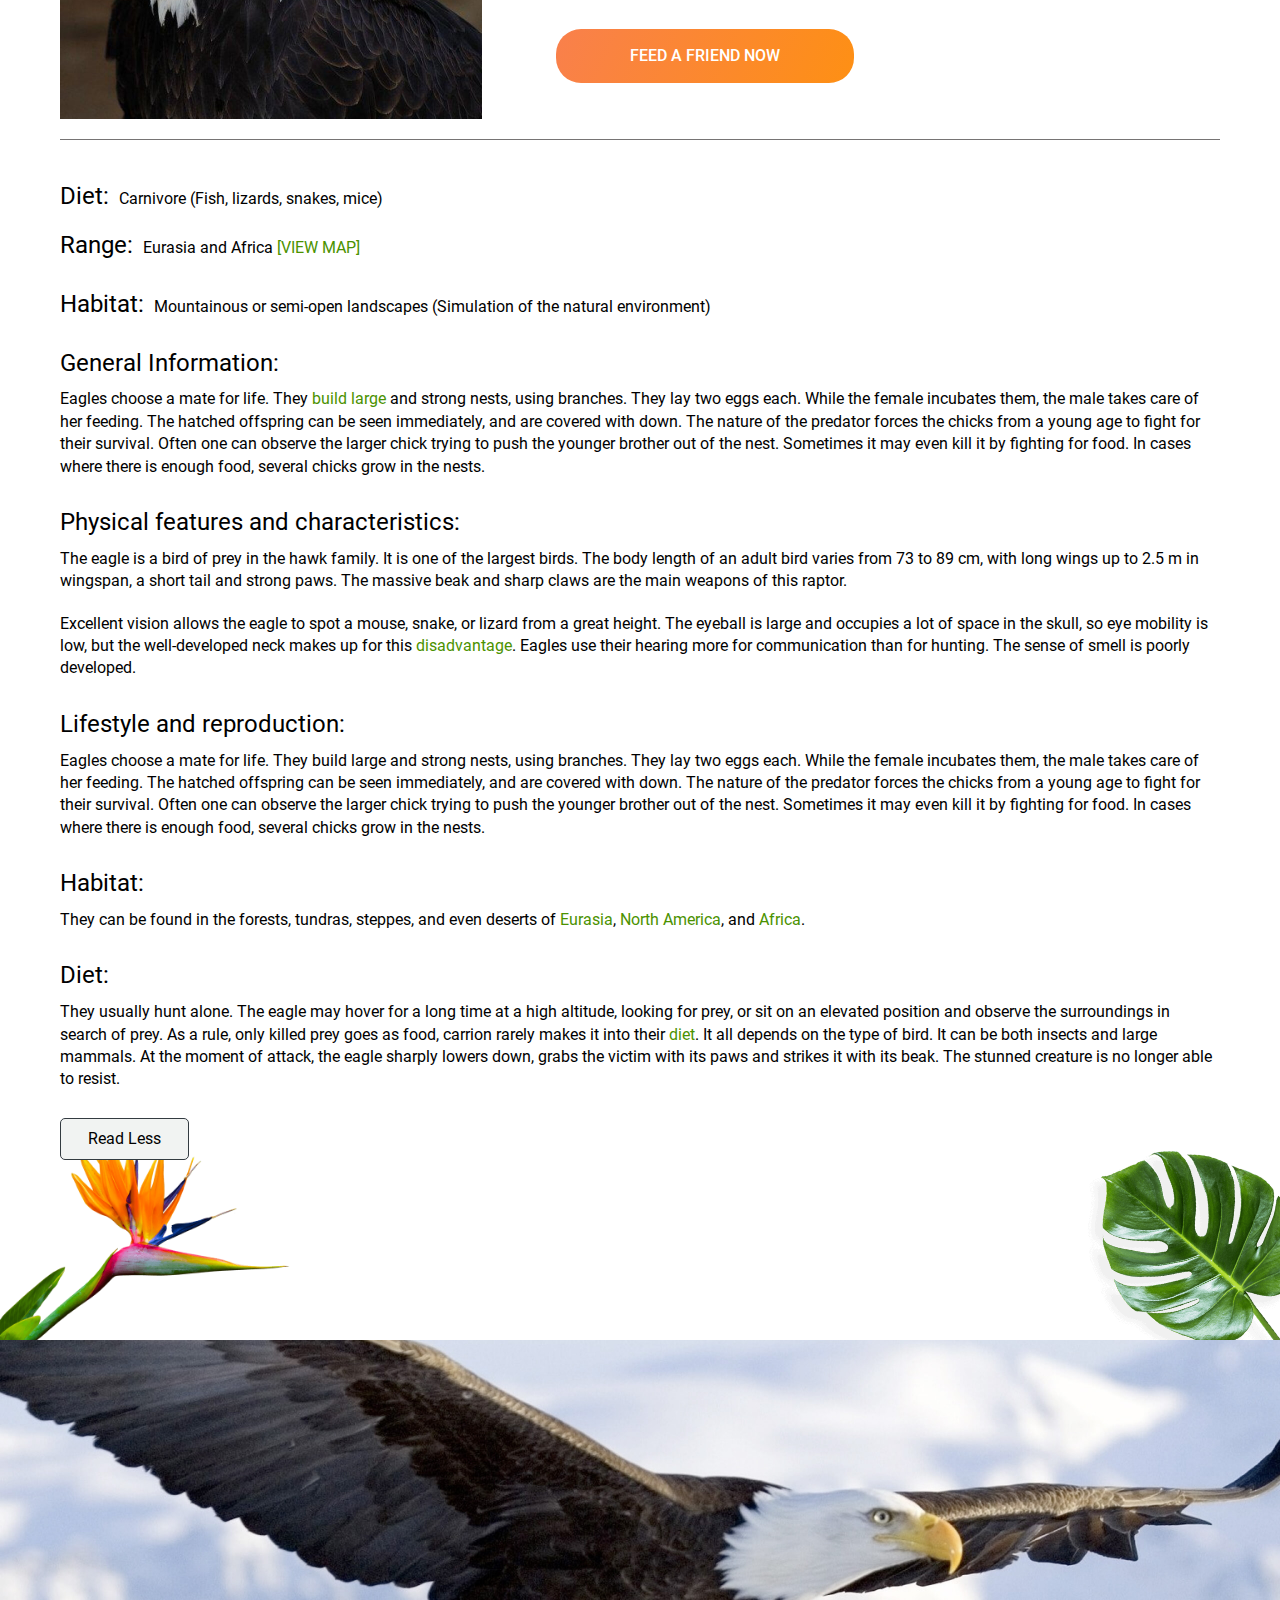
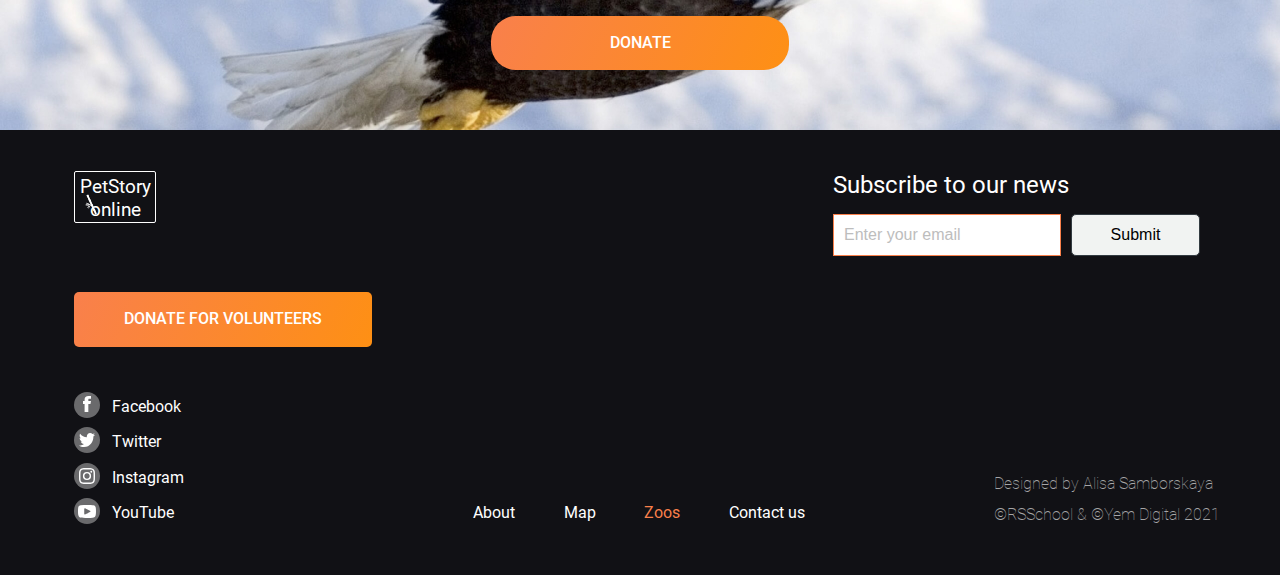
<file: pages/zoos/eagle/eagle.html>
<!DOCTYPE html>
<html lang="en">
<head>
    <meta charset="UTF-8">
    <meta name="viewport" content="width=device-width, initial-scale=1.0">
    <title>Online Zoo</title>
    <link rel="stylesheet" href="../../../main.css">
    <link rel="stylesheet" href="style.css">
</head>
<body>
<h1 class="main-heading">PetStory Online</h1>
<header class="header">
    <div class="header-wrapper container">
        <a class="logo__link" href="../../../index.html">PetStory <span class="logo__link-icon">online</span></a>
        <nav class="nav">
            <ul class="nav__list">
                <li class="nav__item">
                    <a class="nav__link" href="../../../index.html">About</a>
                </li>
                <li class="nav__item">
                    <a class="nav__link" href="../../map/map.html">Map</a>
                </li>
                <li class="nav__item">
                    <a class="nav__link active">Zoos</a>
                </li>
                <li class="nav__item">
                    <a class="nav__link" href="#">Contact us</a>
                </li>
                <li class="nav__item">
                    <a class="nav__link" href="https://www.figma.com/file/jfEFwkXVj1WRq7sUHDr8os/PetStory-online">Designed
                        by ©</a>
                </li>
            </ul>
            <button class="nav__btn" type="button"><span class="nav__btn-menu"></span></button>
        </nav>
    </div>
</header>
<div class="sidebar-wrapper">
    <aside class="sidebar">
        <ul class="pick-animal">
            <li class="pick-animal__item">
                <a class="pick-animal__link" href="../gorilla/gorilla.html">
                    <svg class="pick-animal__icon" xmlns="http://www.w3.org/2000/svg" viewBox="0 0 55 47" width="55"
                         height="47" fill="#000">
                        <path d="M29.271 12.086s2.374-2.29 4.503-3.053c0 0-4.995-6.806-15.557-9.033 0 0-3.603 2.163-4.258 6.425 0 0-2.784.572-2.784 2.036l3.357 1.272s6.387-.954 7.206-.763.246 2.481-.491 2.862c0 0 .246.763.737 1.081 0 0-1.638 2.608-5.895 1.209 0 0 2.374 3.944-3.603 4.962 0 0-3.439-.763-3.93-4.326 0 0 4.012.255 4.422.7 0 0 .901-.509-2.375-.954 0 0-.491-.382 1.31-1.59l-1.228-.064-.328-2.672S2.823 11.514.94 16.03c0 0-4.176 9.351 5.077 29.579 0 0 6.141.954 10.235-.191 0 0 .246-2.926-.327-3.308l-2.702-1.209s5.322-7.252 3.685-8.587c0 0-1.556-1.145-1.965-1.845 0 0 2.293.891 3.193.891 0 0 1.064-3.308 3.111-5.661 0 0-4.913 15.903-2.866 20.292 0 0 13.756 3.053 13.019-1.463 0 0 .082-1.654-2.047-3.053 0 0 3.767-3.308 3.93-3.753 0 0 3.111-1.336.819-6.806s-.082-.127-.082-.127 15.639-11.132 5.568-19.91c0 0-4.012-3.689-10.317 1.209zm-8.646-2.035h-7.947L11.172 9.4s.669 2.279 1.004 2.442c0 0 1.84.081 2.844-.57 0 0 1.924 1.465 2.51 1.546 0 0 2.844-1.221 3.095-2.767z"/>
                        <path d="M14.56 11.964l-.681 1.088s-.568.622.681.622h.909v-1.398s-.454-.311-.681-.311m-1.038-.001l-.737.855-.982-.107s.737-.694 1.719-.748zm29.665 10.284s-3.66 5.924-7.321 8.435l.569 3.734s1.871-.386 2.034-.258 5.206 7.984 5.125 8.435c0 0-1.708.579-1.708 1.03l-.163 1.352s9.029.708 11.632 0c0 0 2.766-2.447.569-7.726 0 0-3.905-3.477-3.986-4.636 0 0-.732-1.996.488-4.443.081-.129 1.952-6.439-7.24-5.924zM36.28 36.026s.088 2.042-5.343 5.347c0 0 2.452 2.343 1.927 3.064l2.452-.24 1.664-3.965s-1.226-.781-1.401-1.202c0 0 4.379-1.802 2.715-3.004-.438-.18-2.014-.18-2.014 0z"/>
                    </svg>
                </a>
                <span class="pick-animal__label">Gorilla</span>
            </li>
            <li class="pick-animal__item">
                <a class="pick-animal__link" href="../alligator/alligator.html">
                    <svg class="pick-animal__icon" xmlns="http://www.w3.org/2000/svg" viewBox="0 0 64 30" width="64"
                         height="30" fill="#000">
                        <path d="M19.6 18.432l-.477-.702c-.01-.015-.023-.028-.038-.038s-.031-.015-.047-.017l-3.313-.399c-.017-.002-.034.001-.051.007s-.032.017-.044.03-.023.03-.031.049-.011.039-.012.06l.009.865c-.419.387-.792.84-1.109 1.347-.111.168-.18.371-.199.584s.011.429.089.622.199.356.351.47.326.175.505.175h1.989a.93.93 0 0 0 .462-.125 1.13 1.13 0 0 0 .372-.35l1.548-2.386c.018-.027.027-.062.027-.096s-.011-.069-.029-.095zm41.989-7.771c-1.7-1.899-4.278-3.595-7.884-5.189C46.867 2.451 30.65.104 29.963.005c-.069-.009-.138-.004-.205.015l-5.627 1.69H15.89c-1.601 0-4.296.728-5.032 2.661L5.73 7.698c-.66-.082-2.825-.236-4.728.938-.318.196-.582.499-.759.871a2.58 2.58 0 0 0-.24 1.228c.021.428.145.841.357 1.186s.503.61.838.76c.013.006.027.012.041.017.224.078 5.509 1.918 7.398 2.22l1.8.3 3.867.626 5.347.659 1.316 1.988c-.299.419-.536.897-.702 1.411a1.35 1.35 0 0 0-.069.549c.015.187.068.367.155.524a1.04 1.04 0 0 0 .342.374c.138.089.292.135.449.135h2.064c.162 0 .321-.043.467-.127s.274-.207.375-.359l1.527-2.29c.145-.217.228-.485.236-.763.006-.204.006-.5-.013-.872a.18.18 0 0 1 .008-.062c.006-.02.015-.037.027-.053a.13.13 0 0 1 .043-.035.11.11 0 0 1 .051-.012c1.473.036 7.186.011 9.127-.076.03-.002.059.01.082.031s.04.053.047.087a3.37 3.37 0 0 1 .054 1.011c-.62.425-1.147 1.022-1.538 1.74-.096.172-.151.372-.16.579s.03.413.111.595a1.08 1.08 0 0 0 .35.442c.148.107.317.163.489.163h2.84a.94.94 0 0 0 .551-.183l1.998-2.015a.3.3 0 0 0 .063-.098l1.287-3.127.222-.024c.373-.041 1.064-.111 1.942-.143 2.848-.105 8.224-.936 10.205-1.308.808-.152 2.066.499 2.749 1.422.209.283.543.841.417 1.386-.461 1.991-2.574 3.844-5.95 5.219-4.168 1.698-17.192 2.279-22.599 2.45-.308.01-.603.147-.836.389s-.389.573-.443.937 0 .739.151 1.062.389.573.676.708C30.073 29.249 34.062 30 39.11 30c4.24 0 9.228-.53 14.594-1.833C60.778 26.45 64 20.981 64 16.626c0-2.171-.811-4.178-2.411-5.965zM12.26 5.984c.139 0 .276.05.392.143a.83.83 0 0 1 .26.38c.053.155.067.325.04.489a.91.91 0 0 1-.193.433c-.098.118-.224.199-.361.232s-.279.016-.407-.048a.75.75 0 0 1-.316-.312.97.97 0 0 1-.119-.47.94.94 0 0 1 .206-.599.65.65 0 0 1 .498-.248zm-1.666 7.878l-1.808-.301c-1.328-.212-4.584-1.28-6.235-1.838.551.076.98.093.991.093.332 0 1.146.026 2.088.056l2.543.075.709 1.032c.017.024.039.044.063.056s.051.017.077.014.052-.014.074-.031.04-.041.053-.069l.441-.974.677.003.578.98c.015.026.036.047.059.062a.14.14 0 0 0 .076.021c.027-.001.053-.009.076-.024s.043-.038.057-.064l.558-1.041c2.142-.177 5.576-.445 7.481 3.17-3.487-.359-6.278-.831-8.559-1.218zm29.954 6.198c-.041.194-.039.399.006.592s.132.369.252.509c.187.213.437.33.695.325h2.719c.162.001.322-.043.467-.127s.274-.207.374-.359l1.704-2.558c.102-.152.174-.331.21-.521s.036-.389-.001-.579l-.05-.492c-.004-.039-.02-.074-.045-.099s-.057-.037-.089-.034c-1.151.101-4.192.3-4.895.352-.031.002-.06.018-.082.045s-.035.062-.036.099c-.017.266-.018.532-.003.798-.307.228-.573.527-.783.879a3.64 3.64 0 0 0-.443 1.172z"/>
                    </svg>
                </a>
                <span class="pick-animal__label">Alligator</span>
            </li>
            <li class="pick-animal__item">
                <a class="pick-animal__link" href="../panda/panda.html">
                    <svg class="pick-animal__icon" xmlns="http://www.w3.org/2000/svg" viewBox="0 0 58 42" width="58"
                         height="42" fill="#000">
                        <path d="M53.75 31.534c2.344-4.44 4.25-9.885 4.25-15.687 0-2.915-.929-6.228-2.486-8.863C54.153 4.68 51.628 1.703 47.33.605c-5.44-1.389-10.951-.094-15.379.947-1.6.376-3.112.731-4.407.907-2.904.394-5.972.336-8.609.236h-.002l-1.205-.048c-1.666-.069-5.504-.135-5.504-.135-.209-.872-.687-1.586-1.283-1.916a1.65 1.65 0 0 0-.807-.204 1.65 1.65 0 0 0-.803.222c-.82.433-1.213 1.396-1.027 2.483-1.313.66-2.596 1.975-3.374 3.009-.668.887-1.235 2.289-1.783 3.644-.558 1.38-1.135 2.807-1.713 3.383a2.38 2.38 0 0 0-.372.479.76.76 0 0 0-.371.002.83.83 0 0 0-.333.176c-.099.085-.182.194-.243.319s-.099.263-.112.406 0 .288.038.424.1.263.182.37.182.193.295.252.234.091.357.092a5.72 5.72 0 0 0 .42 1.085c1.162 2.335 3 3.786 4.622 5.067.894.706 1.738 1.373 2.392 2.117.491.578.918 1.226 1.271 1.928.004.009.009.017.013.025.664 1.297 1.191 2.879 1.289 4.39l.511 8.693a2.82 2.82 0 0 0-.886.537 1.39 1.39 0 0 0-.416.698 1.59 1.59 0 0 0 .017.85c.079.28.231.523.436.695s.451.263.703.261h5.431c.175 0 .348-.044.506-.13a1.24 1.24 0 0 0 .412-.368c1.201-1.667 4.197-5.964 6.094-9.863 7.34-.008 12.354-.319 15.278-.95l1.221 8.198a2.71 2.71 0 0 0-.512.364 1.56 1.56 0 0 0-.456.772 1.78 1.78 0 0 0 .014.938 1.54 1.54 0 0 0 .479.753 1.19 1.19 0 0 0 .765.287h5.091c.301 0 .593-.121.827-.342 1.679-1.59 4.751-5.221 7.313-10.051a.56.56 0 0 0 .038-.073zM17.873 16.256c-1.642 4.017-4.533 7.266-7.612 8.592a10.51 10.51 0 0 0-1.23-1.787c-.72-.82-1.602-1.516-2.535-2.253-1.605-1.267-3.264-2.578-4.308-4.674-.635-1.276-.398-1.771-.082-2.085.746-.744 1.343-2.221 1.975-3.785.517-1.28 1.052-2.603 1.625-3.363.693-.92 1.924-2.192 3.116-2.75a.87.87 0 0 0 .308-.247c.651 1.112 2.203.948 2.593-.064.027-.073.047-.149.06-.227 1.64.249 4.253.169 5.909.238l.863.035c1.207 3.957.969 8.333-.681 12.371zm31.651 11.029c-.962-.209-5.734-1.051-9.737 1.687-.19-1.51-.32-2.766-.32-3.38 0-.16-.054-.313-.151-.426a.48.48 0 0 0-.365-.176.48.48 0 0 0-.365.176c-.097.113-.151.266-.151.426 0 .713.156 2.182.377 3.906-2.497.545-6.616.848-12.519.92 1.175-.833 2.112-2.029 2.797-3.584.953-2.164 1.374-4.984 1.218-8.155-.176-3.572-2.528-8.384-4.417-12.25l-1.206-2.512a34.44 34.44 0 0 0 2.978-.263c1.337-.181 2.869-.541 4.491-.923 4.334-1.019 9.727-2.286 14.955-.951 7.183 1.835 9.859 9.601 9.859 14.065 0 5.138-1.564 9.994-3.583 14.074-.593-1.034-1.828-2.193-3.862-2.635zM6.893 9.194c-2.389-.924-3.779 1.671-2.258 3.194.831.833 1.622 2.762 3.428 2.602 2.87-.254 2.606-4.338-1.17-5.797zm-1.082 2.51a.71.71 0 0 1-.398-.123.72.72 0 0 1-.264-.326c-.054-.133-.068-.279-.041-.42a.73.73 0 0 1 .196-.372.71.71 0 0 1 .367-.199c.139-.028.283-.014.414.041a.72.72 0 0 1 .321.268c.079.12.121.26.121.404a.73.73 0 0 1-.21.514.71.71 0 0 1-.507.213z"/>
                        <path d="M29.253 32.111c-.006-.032-.021-.06-.042-.08s-.047-.031-.073-.03l-4.827.052c-.02 0-.039.006-.056.018s-.031.029-.042.049l-3.192 5.721a.17.17 0 0 0-.022.092c.002.033.012.064.03.089l1.32 1.83-.014.026-.015.03c-.103.209-.159.448-.163.692a1.64 1.64 0 0 0 .142.699c.097.213.238.391.409.514a.96.96 0 0 0 .563.188h5.615c.148 0 .296-.037.432-.108s.261-.176.364-.307.185-.287.239-.458a1.67 1.67 0 0 0 .077-.537l-.19-4.043a39.12 39.12 0 0 0-.556-4.435zm27.215-4.022c-.008-.025-.022-.047-.04-.063s-.041-.025-.064-.026-.046.007-.065.021-.035.036-.043.061l-.513 1.268a51.86 51.86 0 0 1-5.714 9.622c-.019.025-.029.057-.029.09a.14.14 0 0 0 .031.088l.383.471c-.113.155-.207.327-.281.512a1.52 1.52 0 0 0-.098.65c.015.223.078.438.183.625a1.16 1.16 0 0 0 .38.429c.155.104.331.16.51.163h5.816a.95.95 0 0 0 .418-.099 1.09 1.09 0 0 0 .352-.28c.1-.12.179-.262.232-.417a1.44 1.44 0 0 0 .075-.489c-.057-2.693-.325-8.661-1.532-12.626z"/>
                    </svg>
                </a>
                <span class="pick-animal__label">Panda</span>
            </li>
            <li class="pick-animal__item">
                <a class="pick-animal__link active">
                    <svg class="pick-animal__icon" xmlns="http://www.w3.org/2000/svg" viewBox="0 0 54 48" width="54"
                         height="48" fill="#000">
                        <path d="M17.642 25.283l3.65-13.446 9.346-6.091h1.899L42.027 0v1.839L33.183 7.01l11.325-4.482 4.088.115-2.774 2.643-11.536 3.677L47.574 6.55l4.964.115-4.38 1.839-11.827 2.069 12.265-.229L54 11.607l-5.403 1.724-11.097-.69 8.907 1.839 2.483 2.069-3.504.345-7.009-2.069 6.862 3.333 1.168 2.184-6.717.345 1.752 1.253.584 2.309-2.191 1.034.73 1.954-1.752.805.146 1.379h-3.14v1.494h-2.637l.958 1.149-3.942-.46 3.942 1.953 3.067 1.724 11.389.804 1.606 1.609-1.606.92-8.031-1.953 8.907 2.873 1.314 1.264h-3.651l-6.57-2.183 7.885 2.988 1.022 1.38-2.337.573-11.973-4.481-3.651-.23 2.483 3.447-2.336-.574 1.524 1.838-8.095-.573-2.921-1.84-.438-2.068-2.191-4.713-8.031-4.252 2.052.033-2.052-1.532 2.832-.153-1.947-.843 1.85-.23-1.655-.92 2.239-.536-1.85-1.303 4.665.658zm.063-2.055l-9.942-2.543-1.293-2.907-2.043 2.077v1.557l5.992 2.492 6.877.986.41-1.661zm8.853 21.436l-1.875 1.095v.997l.311.747-1.562-.548V45.66l-1.016 1.245.547 1.095-1.718-1.394 1.875-1.942 1.327-.219 2.11.219zm-4.427-.219l-1.347.56-.424 1.168.917.939-.494-.932 1.347-1.735z"/>
                        <path d="M22.131 43.555l-1.964 1.231-.387.723-.663.194.816-1.41-1.384.502-.359 1.427-.47-.724.802-1.478-1.052.713-.11 1.116-.54-.962 1.286-1.499h2.379l.734-.723.912.888zM.514 27.075l1.161-.937h1.869l.065-.521 1.934-.728h5.761l1.975 1.301-3.094.313 2.772 1.053-3.03.456 2.837.781h-2.579l1.806 1.431h-1.837l-7.156-1.795H1.16L0 28.974l.514-1.899zm4.771-.265c.265 0 .479-.174.479-.387s-.215-.387-.479-.387-.481.174-.481.387.216.387.481.387z"/>
                    </svg>
                </a>
                <span class="pick-animal__label">Eagle</span>
            </li>
            <li class="pick-animal__item">
                <a class="pick-animal__link" href="#">
                    <svg class="pick-animal__icon" xmlns="http://www.w3.org/2000/svg" viewBox="0 0 50 49" width="50"
                         height="49" fill="#000">
                        <path d="M31.935 8.611c-.777-.313-5.983-1.8-7.614.548 0 0-.622.548.389 1.878 0 0 .777-1.487 1.865-1.644.198-.028.473-.041.793-.045l.14-1.129.28 1.129 4.226-.033s-.544.391-2.564.47l.078 2.034-.667-2.016c-.846.025-1.506.053-2.186.319l.134 2.557-.655-2.309c-.476.27-.988.676-1.598 1.292 0 0 .699 2.034 2.642 1.956s6.061-3.365 6.683-5.243c-.001 0-1.166.548-1.943.235z"/>
                        <path d="M26.811 1.47c-.788.284-5.666 2.644-5.343 5.491 0 0-.105.825 1.526 1.148 0 0-.396-1.632.316-2.475.129-.154.327-.346.564-.562l-.637-.939.952.659 3.144-2.845s-.15.656-1.612 2.063l1.397 1.472-1.826-1.064c-.617.584-1.093 1.045-1.428 1.698l1.783 1.827-2.009-1.292c-.179.521-.295 1.165-.348 2.034 0 0 1.863 1.058 3.266-.298S28.881 1.821 28.111 0c.001-.001-.512 1.187-1.3 1.47zm22.995 18.567c-.078-2.191-2.564-4.539-3.652-5.791s-3.263-1.8-5.206-1.8-2.953 1.643-2.953 1.643 2.797-.704 3.574-.47 4.662 2.896 6.216 5.791-.156 4.93-.933 6.417-4.041 1.878-6.76 1.644-4.196-1.644-4.817-2.896-.544-3.521-.544-3.521l-6.993 5.243c.622 1.095 3.108 2.034 4.973 2.191s4.351 1.252 5.051 1.722-.466 1.095-.466 1.095c-2.409-1.409-7.847-3.052-8.936-3.052s-6.216-6.261-7.614-8.295-.777-3.678-.777-5.087 1.943-5.478 1.943-5.478-.389-1.956-3.03.157c-2.141 1.713-4.282 5.431-5.265 10.279l1.846-1.749-2.024 2.732c-.137.835-.244 1.698-.307 2.589a27.6 27.6 0 0 0-.07 1.909l1.701-1.361-1.694 1.95c.056 2.282.442 3.98.934 5.356l1.304-2.063-.795 3.325c.411.918.84 1.7 1.183 2.466.609 1.358 2.047 3.036 3.331 4.386l2.031-1.726-.995 2.784 1.228 1.207c.777.782-.311 1.174-.311 1.174-3.574-1.408-8.003-10.094-8.003-10.094s-3.962.313-5.827-2.504-.544-6.339.466-8.373 0-1.487 0-1.487-1.865.313-2.409.548-3.807 4.148-4.274 4.617-.544 1.252-.544 1.252l1.321-1.174s-.389 1.174-.932 2.191S0 30.836 0 30.836l1.166-1.644V34.2c-.389 2.348 0 3.13 0 3.13l.777-3.443v3.521c0 .86 2.02 4.852 3.962 8.138s14.607 3.678 17.249 3.365c2.611-.309 10.606-5.05 14.694-8.787l-3.737.57 5.285-2.195c.713-.852 1.384-1.792 1.998-2.746l-3.009 1.263c.11-.074 1.786-1.066 3.529-2.096 1.964-3.235 3.23-6.355 3.23-6.355s2.953-1.643 4.118-3.365.623-2.973.545-5.164zm-10.412-2.974a.705.705 0 1 0 0-1.409.705.705 0 1 0 0 1.409zm5.44 5.478a.783.783 0 0 0 0-1.565.783.783 0 0 0 0 1.565zm-5.439 3.912c1.01.078 4.818-.078 5.905-.626s2.486-2.191 2.176-3.678-1.166-4.617-3.108-5.869-3.419-1.878-4.196-1.878-2.098-.078-2.719.704c0 0-.855.548-1.243 2.896s-.855 4.148-.156 5.634 2.331 2.739 3.341 2.817zm.544-11.034c1.166 1.017 1.088 1.8.699 2.426s-.855 1.174-.855 1.174l-.544.157-.699-.47-.311.47.156 1.8s.777 1.8 1.865 1.956 1.865.157 1.865-.157-.233-.939.311-1.409 2.253-1.33 2.797-.861 1.166 2.974.622 3.521-.466.47-.933 0-1.476-2.583-1.476-2.583-.855 0-.855.704.544 1.095-.233 1.409-3.03-.157-3.419-.548-.932-1.174-1.01-1.956-.389-1.565-.156-2.035.544-1.331.855-.939.622.939 1.01.548.622-1.017.622-1.017-1.632-.313-2.719-1.252c-.001.001 1.242-1.956 2.407-.939zm1.865 6.104l-.699.704s-1.243-.235-1.943-1.252.699-1.487.699-1.487c1.088.548 1.943 2.034 1.943 2.034z"/>
                    </svg>
                </a>
                <span class="pick-animal__label">Sloth</span>
            </li>
            <li class="pick-animal__item">
                <a class="pick-animal__link" href="#" title="penguin">
                    <svg class="pick-animal__icon" xmlns="http://www.w3.org/2000/svg" viewBox="0 0 32 59" width="32"
                         height="59" fill="#000">
                        <path fill-rule="evenodd"
                              d="M11.062 53.697v1.535l.722.952c.752.993-.471.742-1.775.778l-.987.026-.747.579c-1.325 1.024-1.95 1.526-1.568-.193l.194-.879-1.41.008c-1.426-.103-1.234-.337.114-.886l2.243-.915.275-1.121c-5.303-3.784-5.25-12.787-3.726-18.515l2.403-9.037C3.41 29.852 3.511 31.401 1.942 36.25c-.43 1.331-1.439 2.306-1.74.437-.617-3.818.194-8.526 2.255-11.644 2.502-3.787 7.394-10.806 7.525-12.386.191-2.308-.625-4.58-.625-7.285 0-7.162 13.286-7.162 13.286 0 0 2.704-.816 4.977-.625 7.285.131 1.58 5.022 8.599 7.525 12.386 2.061 3.118 2.873 7.826 2.255 11.644-.301 1.869-1.31.894-1.74-.437-1.568-4.849-1.467-6.398-4.859-10.222l2.404 9.037c1.524 5.728 1.576 14.731-3.726 18.515l.275 1.121 2.243.915c1.349.549 1.54.783.114.886l-1.41-.008.194.879c.382 1.718-.243 1.216-1.568.193l-.747-.579-.987-.026c-1.303-.036-2.527.215-1.775-.778l.722-.952v-1.535h-9.876zm8.544-48.915c.501 0 .907.406.907.906s-.406.907-.907.907-.907-.406-.907-.907.406-.906.907-.906zm-7.212 0c.5 0 .906.406.906.906s-.406.907-.906.907-.907-.406-.907-.907.406-.906.907-.906zm3.605 5.64l1.996-2.884-.713-.814c.076-1.512 1.803-3.49 3.256-2.764 1.511.754 1.63 5.897-2.418 7.174 4.243 3.373 6.516 16.556 6.516 24.092 0 8.69-3.866 15.735-8.636 15.735s-8.636-7.045-8.636-15.735c0-7.526 2.313-20.685 6.558-24.079-4.22-1.293-3.964-6.761-2.311-7.245 1.426-.418 2.985 1.405 3.059 2.866l-.665.771 1.995 2.884z"/>
                    </svg>
                </a>
                <span class="pick-animal__label">Penguin</span>
            </li>
            <li class="pick-animal__item">
                <button class="pick-animal__btn">
                    <svg class="pick-animal__icon" xmlns="http://www.w3.org/2000/svg" viewBox="0 0 10 18" width="10"
                         height="18" fill="#000">
                        <path d="M9.107 12.998l.102-.105-.346-.355-3.617 3.713V.85h-.493v15.401l-3.617-3.713-.346.355L5 17.215l4.107-4.217z"/>
                    </svg>
                </button>
            </li>
        </ul>
    </aside>
</div>
<main class="main">
    <section class="animal-camera">
        <div class="container">
            <h2 class="animal-camera__title">Eagle camera</h2>
            <div class="animal-camera__online-wrapper">
                <iframe width="100%" height="100%" src="https://www.youtube.com/embed/8HMOPKVPk5g"
                        title="YouTube video player" frameborder="0"
                        allow="accelerometer; autoplay; clipboard-write; encrypted-media; gyroscope; picture-in-picture"
                        allowfullscreen></iframe>
            </div>
            <div class="slider">
                <div class="slider__container">
                    <ul class="animal-camera__preview">
                        <li class="animal-camera__preview-item">
                            <iframe width="100%" height="100%" src="https://www.youtube.com/embed/8HMOPKVPk5g"
                                    title="YouTube video player" frameborder="0"
                                    allow="accelerometer; autoplay; clipboard-write; encrypted-media; gyroscope; picture-in-picture"
                                    allowfullscreen></iframe>
                        </li>
                        <li class="animal-camera__preview-item">
                            <iframe width="100%" height="100%" src="https://www.youtube.com/embed/8HMOPKVPk5g"
                                    title="YouTube video player" frameborder="0"
                                    allow="accelerometer; autoplay; clipboard-write; encrypted-media; gyroscope; picture-in-picture"
                                    allowfullscreen></iframe>
                        </li>
                        <li class="animal-camera__preview-item">
                            <iframe width="100%" height="100%" src="https://www.youtube.com/embed/8HMOPKVPk5g"
                                    title="YouTube video player" frameborder="0"
                                    allow="accelerometer; autoplay; clipboard-write; encrypted-media; gyroscope; picture-in-picture"
                                    allowfullscreen></iframe>
                        </li>
                        <li class="animal-camera__preview-item">
                            <iframe width="100%" height="100%" src="https://www.youtube.com/embed/8HMOPKVPk5g"
                                    title="YouTube video player" frameborder="0"
                                    allow="accelerometer; autoplay; clipboard-write; encrypted-media; gyroscope; picture-in-picture"
                                    allowfullscreen></iframe>
                        </li>
                    </ul>
                    <button class="slider-control prev-btn"></button>
                    <button class="slider-control next-btn"></button>
                </div>
            </div>
        </div>
    </section>
    <section class="information">
        <div class="container">
            <article class="animal">
                <h2 class="animal__name">Eagle</h2>
                <section class="animal-card">
                    <img class="animal-card__img" src="../../../assets/images/animal-eagle.jpg" alt="panda">
                    <div class="animal-card__info">
                        <p class="animal-card__text">There are about <a class="info-link"
                                                                        href="https://en.wikipedia.org/wiki/Eagle">40
                            species</a> of these birds in the world. The largest
                            eagle is the <a class="info-link" href="https://en.wikipedia.org/wiki/Eagle">Golden
                                Eagle</a>. It reaches a length of 95 cm and a wingspan of over two meters.
                            Its plumage ranges from golden to t. brown. They nest exclusively in mountainous areas. They
                            hunt in pairs and mainly during daylight hours. They feed on birds, squirrels, martens,
                            hares and even larger animals.</p>
                        <a class="main-link" href="../../donate/donate.html">Feed a friend now</a>
                    </div>
                </section>
                <article class="about-short">
                    <section class="about-short__info">
                        <h3 class="animal__info-title">Diet:</h3>
                        <p class="animal__info-text">Carnivore (Fish, lizards, snakes, mice)</p>
                    </section>
                    <section class="about-short__info">
                        <h3 class="animal__info-title">Range:</h3>
                        <p class="animal__info-text">Eurasia and Africa <a class="info-link"
                                                                           href="../../map/map.html">[VIEW
                            MAP]</a></p>
                    </section>
                    <section class="about-short__info">
                        <h3 class="animal__info-title habitat">Habitat:</h3>
                        <p class="animal__info-text">Mountainous or semi-open landscapes (Simulation of the natural
                            environment)</p>
                    </section>
                </article>
                <article class="about-long">
                    <section>
                        <h3 class="animal__info-title">General Information:</h3>
                        <p class="animal__info-text">Eagles choose a mate for life. They <a class="info-link"
                                                                                            href="https://en.wikipedia.org/wiki/Eagle">build
                            large</a> and strong nests,
                            using branches. They lay two eggs each. While the female incubates them, the male takes care
                            of her feeding. The hatched offspring can be seen immediately, and are covered with down.
                            The nature of the predator forces the chicks from a young age to fight for their survival.
                            Often one can observe the larger chick trying to push the younger brother out of the nest.
                            Sometimes it may even kill it by fighting for food. In cases where there is enough food,
                            several chicks grow in the nests.</p>
                    </section>
                    <section>
                        <h3 class="animal__info-title">Physical features and characteristics:</h3>
                        <p class="animal__info-text">The eagle is a bird of prey in the hawk family. It is one of the
                            largest birds. The body length of an adult bird varies from 73 to 89 cm, with long wings up
                            to 2.5 m in wingspan, a short tail and strong paws. The massive beak and sharp claws are the
                            main weapons of this raptor.</p>
                        <p class="animal__info-text">Excellent vision allows the eagle to spot a mouse, snake, or lizard
                            from a great height. The eyeball is large and occupies a lot of space in the skull, so eye
                            mobility is low, but the well-developed neck makes up for this <a class="info-link"
                                                                                              href="https://en.wikipedia.org/wiki/Eagle">disadvantage</a>.
                            Eagles use
                            their hearing more for communication than for hunting. The sense of smell is poorly
                            developed.</p>
                    </section>
                    <section>
                        <h3 class="animal__info-title">Lifestyle and reproduction:</h3>
                        <p class="animal__info-text">Eagles choose a mate for life. They build large and strong nests,
                            using branches. They lay two eggs each. While the female incubates them, the male takes care
                            of her feeding. The hatched offspring can be seen immediately, and are covered with down.
                            The nature of the predator forces the chicks from a young age to fight for their survival.
                            Often one can observe the larger chick trying to push the younger brother out of the nest.
                            Sometimes it may even kill it by fighting for food. In cases where there is enough food,
                            several chicks grow in the nests.</p>
                    </section>
                    <section>
                        <h3 class="animal__info-title">Habitat:</h3>
                        <p class="animal__info-text">They can be found in the forests, tundras, steppes, and even
                            deserts of <a class="info-link" href="https://en.wikipedia.org/wiki/Eagle">Eurasia</a>, <a
                                    class="info-link" href="https://en.wikipedia.org/wiki/Eagle">North America</a>, and
                            <a class="info-link" href="https://en.wikipedia.org/wiki/Eagle">Africa</a>.</p>
                    </section>
                    <section>
                        <h3 class="animal__info-title">Diet:</h3>
                        <p class="animal__info-text">They usually hunt alone. The eagle may hover for a long time at a
                            high altitude, looking for prey, or sit on an elevated position and observe the surroundings
                            in search of prey. As a rule, only killed prey goes as food, carrion rarely makes it into
                            their <a class="info-link" href="https://en.wikipedia.org/wiki/Eagle">diet</a>. It all
                            depends on the type of bird. It can be both insects and large mammals. At
                            the moment of attack, the eagle sharply lowers down, grabs the victim with its paws and
                            strikes it with its beak. The stunned creature is no longer able to resist.</p>
                    </section>
                </article>
                <button class="animal__info-btn" type="button">Read Less</button>
            </article>
        </div>
    </section>
    <img class="main__img-1" src="../../../assets/images/strelitzia.png" alt="">
    <img class="main__img-2" src="../../../assets/images/leaf.png" alt="">
</main>
<section class="donate">
    <a class="main-link" href="../../donate/donate.html">Donate</a>
</section>
<footer class="footer">
    <div class="footer__wrapper container">
        <div class="footer__top">
            <a class="logo__link" href="../../../index.html">PetStory <span class="logo__link-icon">online</span></a>
            <form class="footer__subscribe">
                <label class="footer__subscribe-label" for="email">Subscribe to our news</label>
                <p class="footer__subscribe-input-wrapper">
                    <input class="footer__subscribe-input" id="email" type="email" placeholder="Enter your email" required>
                    <button class="footer__subscribe-btn">Submit</button>
                </p>
            </form>
        </div>
        <a class="footer__link main-link" href="../../donate/donate.html">donate for volunteers</a>
        <div class="footer__bottom">
            <ul class="footer__social">
                <li><a class="footer__social-link fb" href="https://www.facebook.com/">Facebook</a></li>
                <li><a class="footer__social-link tw" href="https://twitter.com/">Twitter</a></li>
                <li><a class="footer__social-link ig" href="https://www.instagram.com/">Instagram</a></li>
                <li><a class="footer__social-link yt" href="https://www.youtube.com/">YouTube</a></li>
            </ul>
            <ul class="footer__nav">
                <li><a class="footer__nav-link" href="../../../index.html">About</a></li>
                <li><a class="footer__nav-link" href="../../map/map.html">Map</a></li>
                <li><a class="footer__nav-link active" href="#">Zoos</a></li>
                <li><a class="footer__nav-link" href="#">Contact us</a></li>
            </ul>
            <div class="footer__copyright">
                <a class="footer__copyright-link"
                   href="https://www.figma.com/file/jfEFwkXVj1WRq7sUHDr8os/PetStory-online">Designed by Alisa
                    Samborskaya</a>
                <a class="footer__copyright-link" href="https://rs.school/js/">©RSSchool & ©Yem Digital 2021</a>
            </div>
        </div>
    </div>
</footer>
</body>
</html>
</file>
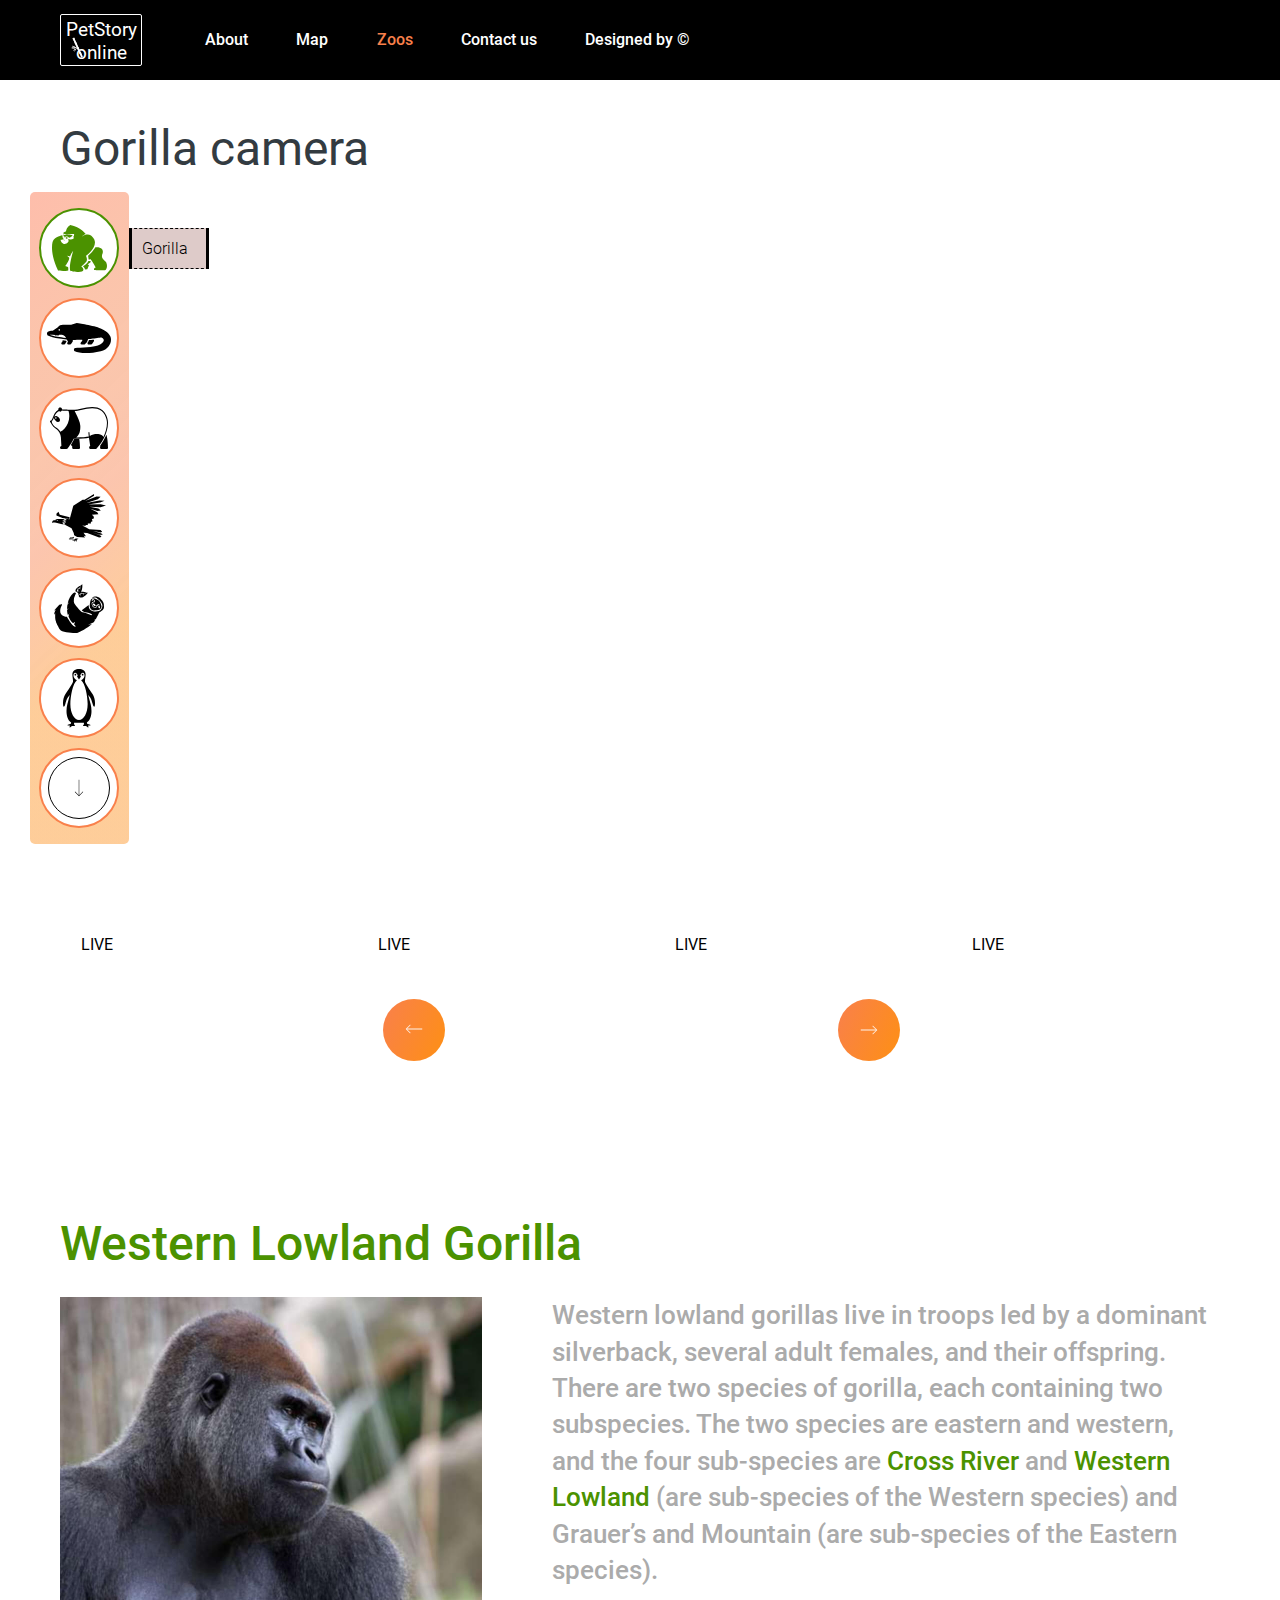
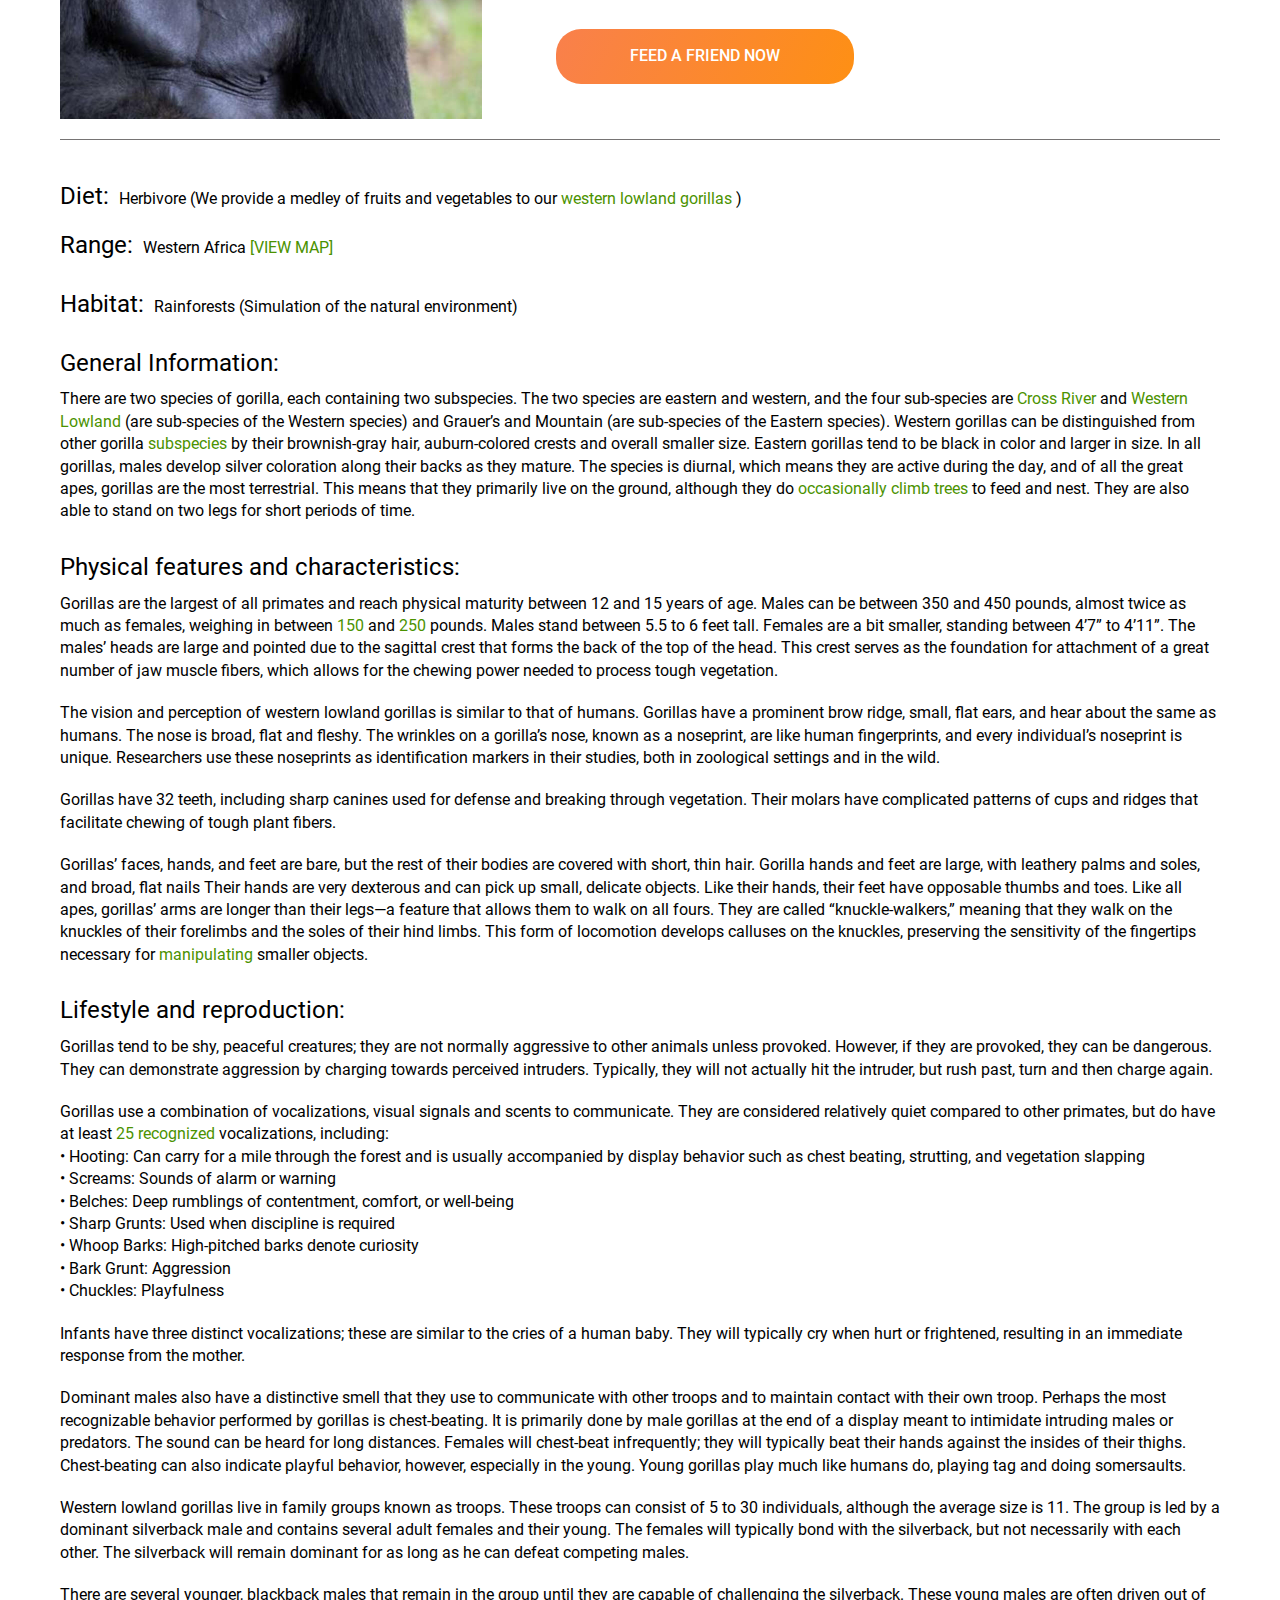
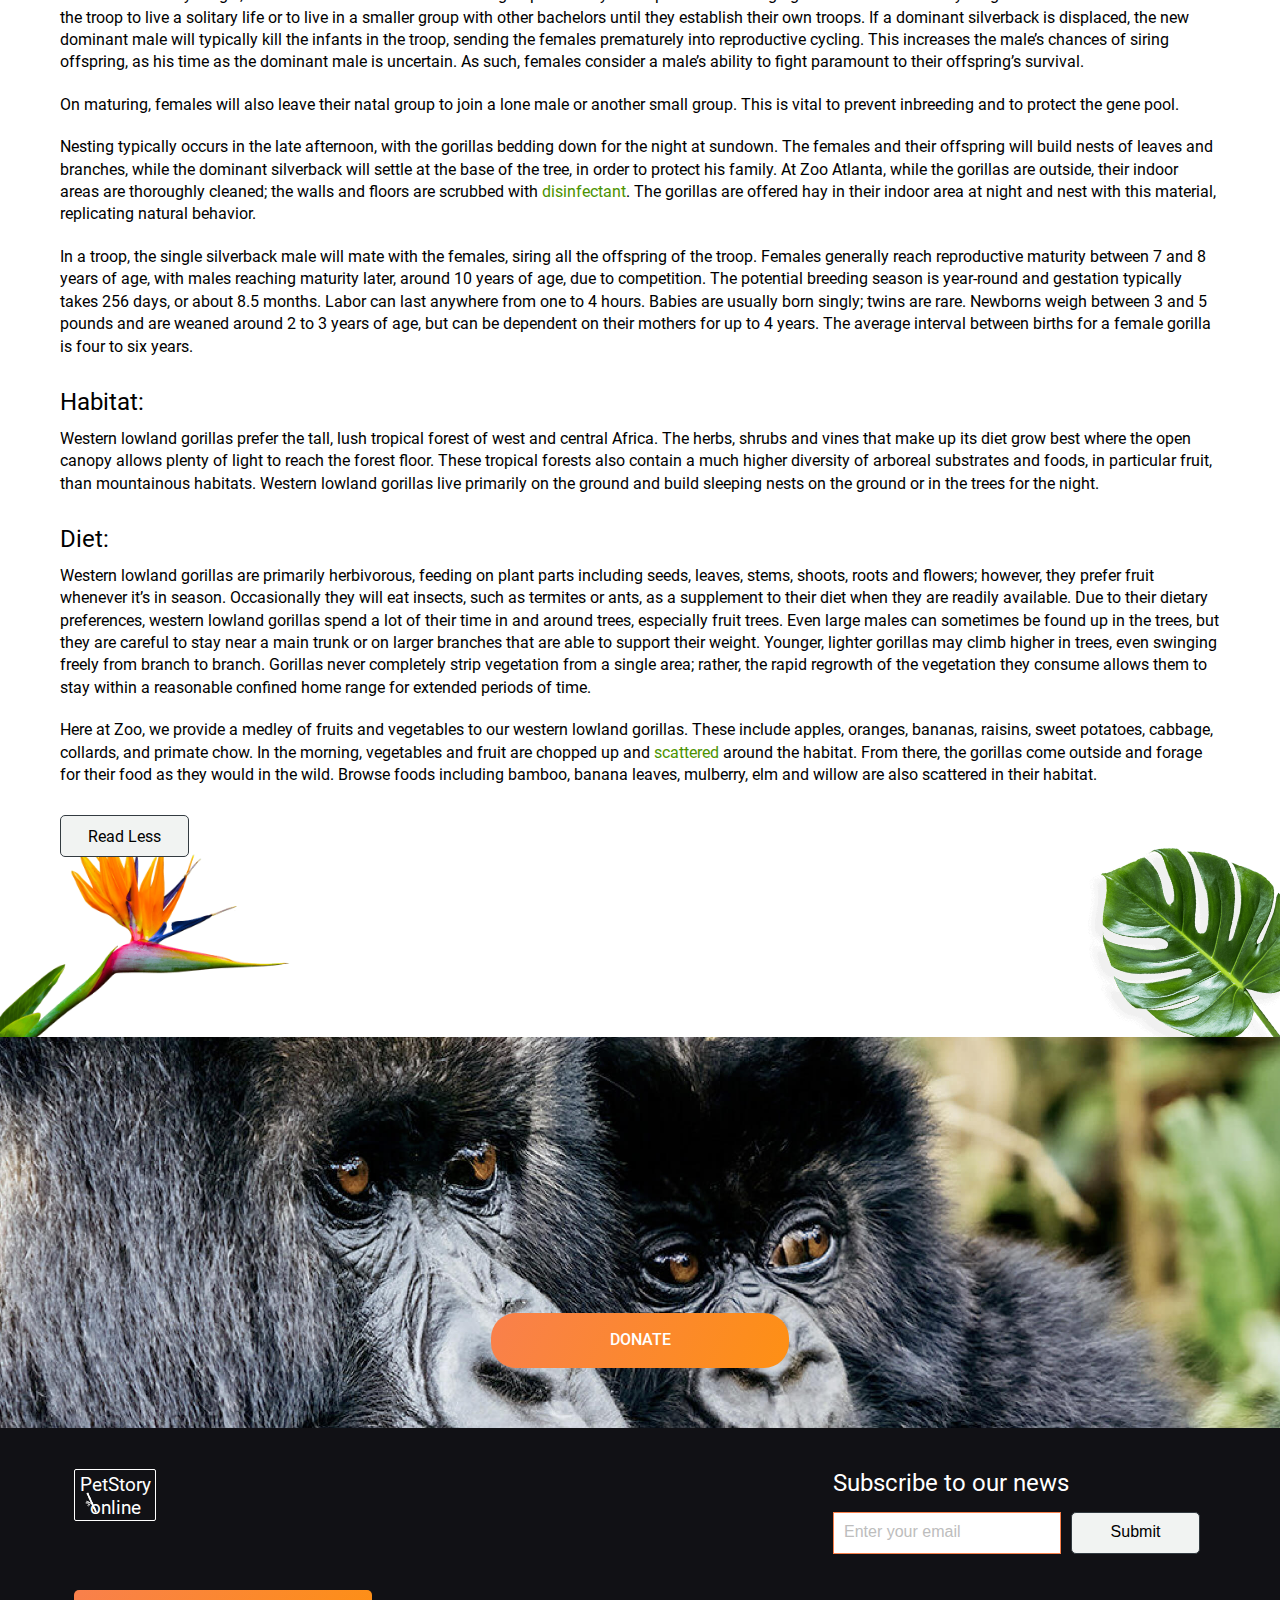
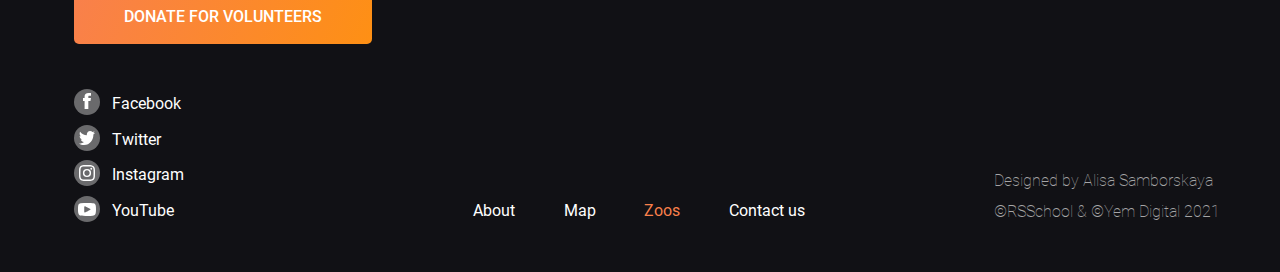
<file: pages/zoos/gorilla/gorilla.html>
<!DOCTYPE html>
<html lang="en">
<head>
    <meta charset="UTF-8">
    <meta name="viewport" content="width=device-width, initial-scale=1.0">
    <title>Online Zoo</title>
    <link rel="stylesheet" href="../../../main.css">
    <link rel="stylesheet" href="style.css">
</head>
<body>
<h1 class="main-heading">PetStory Online</h1>
<header class="header">
    <div class="header-wrapper container">
        <a class="logo__link" href="../../../index.html">PetStory <span class="logo__link-icon">online</span></a>
        <nav class="nav">
            <ul class="nav__list">
                <li class="nav__item">
                    <a class="nav__link" href="../../../index.html">About</a>
                </li>
                <li class="nav__item">
                    <a class="nav__link" href="../../map/map.html">Map</a>
                </li>
                <li class="nav__item">
                    <a class="nav__link active">Zoos</a>
                </li>
                <li class="nav__item">
                    <a class="nav__link" href="#">Contact us</a>
                </li>
                <li class="nav__item">
                    <a class="nav__link" href="https://www.figma.com/file/jfEFwkXVj1WRq7sUHDr8os/PetStory-online">Designed
                        by ©</a>
                </li>
            </ul>
            <button class="nav__btn" type="button"><span class="nav__btn-menu"></span></button>
        </nav>
    </div>
</header>
<div class="sidebar-wrapper">
    <aside class="sidebar">
        <ul class="pick-animal">
            <li class="pick-animal__item">
                <a class="pick-animal__link active">
                    <svg class="pick-animal__icon" xmlns="http://www.w3.org/2000/svg" viewBox="0 0 55 47" width="55"
                         height="47" fill="#000">
                        <path d="M29.271 12.086s2.374-2.29 4.503-3.053c0 0-4.995-6.806-15.557-9.033 0 0-3.603 2.163-4.258 6.425 0 0-2.784.572-2.784 2.036l3.357 1.272s6.387-.954 7.206-.763.246 2.481-.491 2.862c0 0 .246.763.737 1.081 0 0-1.638 2.608-5.895 1.209 0 0 2.374 3.944-3.603 4.962 0 0-3.439-.763-3.93-4.326 0 0 4.012.255 4.422.7 0 0 .901-.509-2.375-.954 0 0-.491-.382 1.31-1.59l-1.228-.064-.328-2.672S2.823 11.514.94 16.03c0 0-4.176 9.351 5.077 29.579 0 0 6.141.954 10.235-.191 0 0 .246-2.926-.327-3.308l-2.702-1.209s5.322-7.252 3.685-8.587c0 0-1.556-1.145-1.965-1.845 0 0 2.293.891 3.193.891 0 0 1.064-3.308 3.111-5.661 0 0-4.913 15.903-2.866 20.292 0 0 13.756 3.053 13.019-1.463 0 0 .082-1.654-2.047-3.053 0 0 3.767-3.308 3.93-3.753 0 0 3.111-1.336.819-6.806s-.082-.127-.082-.127 15.639-11.132 5.568-19.91c0 0-4.012-3.689-10.317 1.209zm-8.646-2.035h-7.947L11.172 9.4s.669 2.279 1.004 2.442c0 0 1.84.081 2.844-.57 0 0 1.924 1.465 2.51 1.546 0 0 2.844-1.221 3.095-2.767z"/>
                        <path d="M14.56 11.964l-.681 1.088s-.568.622.681.622h.909v-1.398s-.454-.311-.681-.311m-1.038-.001l-.737.855-.982-.107s.737-.694 1.719-.748zm29.665 10.284s-3.66 5.924-7.321 8.435l.569 3.734s1.871-.386 2.034-.258 5.206 7.984 5.125 8.435c0 0-1.708.579-1.708 1.03l-.163 1.352s9.029.708 11.632 0c0 0 2.766-2.447.569-7.726 0 0-3.905-3.477-3.986-4.636 0 0-.732-1.996.488-4.443.081-.129 1.952-6.439-7.24-5.924zM36.28 36.026s.088 2.042-5.343 5.347c0 0 2.452 2.343 1.927 3.064l2.452-.24 1.664-3.965s-1.226-.781-1.401-1.202c0 0 4.379-1.802 2.715-3.004-.438-.18-2.014-.18-2.014 0z"/>
                    </svg>
                </a>
                <span class="pick-animal__label">Gorilla</span>
            </li>
            <li class="pick-animal__item">
                <a class="pick-animal__link" href="../alligator/alligator.html">
                    <svg class="pick-animal__icon" xmlns="http://www.w3.org/2000/svg" viewBox="0 0 64 30" width="64"
                         height="30" fill="#000">
                        <path d="M19.6 18.432l-.477-.702c-.01-.015-.023-.028-.038-.038s-.031-.015-.047-.017l-3.313-.399c-.017-.002-.034.001-.051.007s-.032.017-.044.03-.023.03-.031.049-.011.039-.012.06l.009.865c-.419.387-.792.84-1.109 1.347-.111.168-.18.371-.199.584s.011.429.089.622.199.356.351.47.326.175.505.175h1.989a.93.93 0 0 0 .462-.125 1.13 1.13 0 0 0 .372-.35l1.548-2.386c.018-.027.027-.062.027-.096s-.011-.069-.029-.095zm41.989-7.771c-1.7-1.899-4.278-3.595-7.884-5.189C46.867 2.451 30.65.104 29.963.005c-.069-.009-.138-.004-.205.015l-5.627 1.69H15.89c-1.601 0-4.296.728-5.032 2.661L5.73 7.698c-.66-.082-2.825-.236-4.728.938-.318.196-.582.499-.759.871a2.58 2.58 0 0 0-.24 1.228c.021.428.145.841.357 1.186s.503.61.838.76c.013.006.027.012.041.017.224.078 5.509 1.918 7.398 2.22l1.8.3 3.867.626 5.347.659 1.316 1.988c-.299.419-.536.897-.702 1.411a1.35 1.35 0 0 0-.069.549c.015.187.068.367.155.524a1.04 1.04 0 0 0 .342.374c.138.089.292.135.449.135h2.064c.162 0 .321-.043.467-.127s.274-.207.375-.359l1.527-2.29c.145-.217.228-.485.236-.763.006-.204.006-.5-.013-.872a.18.18 0 0 1 .008-.062c.006-.02.015-.037.027-.053a.13.13 0 0 1 .043-.035.11.11 0 0 1 .051-.012c1.473.036 7.186.011 9.127-.076.03-.002.059.01.082.031s.04.053.047.087a3.37 3.37 0 0 1 .054 1.011c-.62.425-1.147 1.022-1.538 1.74-.096.172-.151.372-.16.579s.03.413.111.595a1.08 1.08 0 0 0 .35.442c.148.107.317.163.489.163h2.84a.94.94 0 0 0 .551-.183l1.998-2.015a.3.3 0 0 0 .063-.098l1.287-3.127.222-.024c.373-.041 1.064-.111 1.942-.143 2.848-.105 8.224-.936 10.205-1.308.808-.152 2.066.499 2.749 1.422.209.283.543.841.417 1.386-.461 1.991-2.574 3.844-5.95 5.219-4.168 1.698-17.192 2.279-22.599 2.45-.308.01-.603.147-.836.389s-.389.573-.443.937 0 .739.151 1.062.389.573.676.708C30.073 29.249 34.062 30 39.11 30c4.24 0 9.228-.53 14.594-1.833C60.778 26.45 64 20.981 64 16.626c0-2.171-.811-4.178-2.411-5.965zM12.26 5.984c.139 0 .276.05.392.143a.83.83 0 0 1 .26.38c.053.155.067.325.04.489a.91.91 0 0 1-.193.433c-.098.118-.224.199-.361.232s-.279.016-.407-.048a.75.75 0 0 1-.316-.312.97.97 0 0 1-.119-.47.94.94 0 0 1 .206-.599.65.65 0 0 1 .498-.248zm-1.666 7.878l-1.808-.301c-1.328-.212-4.584-1.28-6.235-1.838.551.076.98.093.991.093.332 0 1.146.026 2.088.056l2.543.075.709 1.032c.017.024.039.044.063.056s.051.017.077.014.052-.014.074-.031.04-.041.053-.069l.441-.974.677.003.578.98c.015.026.036.047.059.062a.14.14 0 0 0 .076.021c.027-.001.053-.009.076-.024s.043-.038.057-.064l.558-1.041c2.142-.177 5.576-.445 7.481 3.17-3.487-.359-6.278-.831-8.559-1.218zm29.954 6.198c-.041.194-.039.399.006.592s.132.369.252.509c.187.213.437.33.695.325h2.719c.162.001.322-.043.467-.127s.274-.207.374-.359l1.704-2.558c.102-.152.174-.331.21-.521s.036-.389-.001-.579l-.05-.492c-.004-.039-.02-.074-.045-.099s-.057-.037-.089-.034c-1.151.101-4.192.3-4.895.352-.031.002-.06.018-.082.045s-.035.062-.036.099c-.017.266-.018.532-.003.798-.307.228-.573.527-.783.879a3.64 3.64 0 0 0-.443 1.172z"/>
                    </svg>
                </a>
                <span class="pick-animal__label">Alligator</span>
            </li>
            <li class="pick-animal__item">
                <a class="pick-animal__link" href="../panda/panda.html">
                    <svg class="pick-animal__icon" xmlns="http://www.w3.org/2000/svg" viewBox="0 0 58 42" width="58"
                         height="42" fill="#000">
                        <path d="M53.75 31.534c2.344-4.44 4.25-9.885 4.25-15.687 0-2.915-.929-6.228-2.486-8.863C54.153 4.68 51.628 1.703 47.33.605c-5.44-1.389-10.951-.094-15.379.947-1.6.376-3.112.731-4.407.907-2.904.394-5.972.336-8.609.236h-.002l-1.205-.048c-1.666-.069-5.504-.135-5.504-.135-.209-.872-.687-1.586-1.283-1.916a1.65 1.65 0 0 0-.807-.204 1.65 1.65 0 0 0-.803.222c-.82.433-1.213 1.396-1.027 2.483-1.313.66-2.596 1.975-3.374 3.009-.668.887-1.235 2.289-1.783 3.644-.558 1.38-1.135 2.807-1.713 3.383a2.38 2.38 0 0 0-.372.479.76.76 0 0 0-.371.002.83.83 0 0 0-.333.176c-.099.085-.182.194-.243.319s-.099.263-.112.406 0 .288.038.424.1.263.182.37.182.193.295.252.234.091.357.092a5.72 5.72 0 0 0 .42 1.085c1.162 2.335 3 3.786 4.622 5.067.894.706 1.738 1.373 2.392 2.117.491.578.918 1.226 1.271 1.928.004.009.009.017.013.025.664 1.297 1.191 2.879 1.289 4.39l.511 8.693a2.82 2.82 0 0 0-.886.537 1.39 1.39 0 0 0-.416.698 1.59 1.59 0 0 0 .017.85c.079.28.231.523.436.695s.451.263.703.261h5.431c.175 0 .348-.044.506-.13a1.24 1.24 0 0 0 .412-.368c1.201-1.667 4.197-5.964 6.094-9.863 7.34-.008 12.354-.319 15.278-.95l1.221 8.198a2.71 2.71 0 0 0-.512.364 1.56 1.56 0 0 0-.456.772 1.78 1.78 0 0 0 .014.938 1.54 1.54 0 0 0 .479.753 1.19 1.19 0 0 0 .765.287h5.091c.301 0 .593-.121.827-.342 1.679-1.59 4.751-5.221 7.313-10.051a.56.56 0 0 0 .038-.073zM17.873 16.256c-1.642 4.017-4.533 7.266-7.612 8.592a10.51 10.51 0 0 0-1.23-1.787c-.72-.82-1.602-1.516-2.535-2.253-1.605-1.267-3.264-2.578-4.308-4.674-.635-1.276-.398-1.771-.082-2.085.746-.744 1.343-2.221 1.975-3.785.517-1.28 1.052-2.603 1.625-3.363.693-.92 1.924-2.192 3.116-2.75a.87.87 0 0 0 .308-.247c.651 1.112 2.203.948 2.593-.064.027-.073.047-.149.06-.227 1.64.249 4.253.169 5.909.238l.863.035c1.207 3.957.969 8.333-.681 12.371zm31.651 11.029c-.962-.209-5.734-1.051-9.737 1.687-.19-1.51-.32-2.766-.32-3.38 0-.16-.054-.313-.151-.426a.48.48 0 0 0-.365-.176.48.48 0 0 0-.365.176c-.097.113-.151.266-.151.426 0 .713.156 2.182.377 3.906-2.497.545-6.616.848-12.519.92 1.175-.833 2.112-2.029 2.797-3.584.953-2.164 1.374-4.984 1.218-8.155-.176-3.572-2.528-8.384-4.417-12.25l-1.206-2.512a34.44 34.44 0 0 0 2.978-.263c1.337-.181 2.869-.541 4.491-.923 4.334-1.019 9.727-2.286 14.955-.951 7.183 1.835 9.859 9.601 9.859 14.065 0 5.138-1.564 9.994-3.583 14.074-.593-1.034-1.828-2.193-3.862-2.635zM6.893 9.194c-2.389-.924-3.779 1.671-2.258 3.194.831.833 1.622 2.762 3.428 2.602 2.87-.254 2.606-4.338-1.17-5.797zm-1.082 2.51a.71.71 0 0 1-.398-.123.72.72 0 0 1-.264-.326c-.054-.133-.068-.279-.041-.42a.73.73 0 0 1 .196-.372.71.71 0 0 1 .367-.199c.139-.028.283-.014.414.041a.72.72 0 0 1 .321.268c.079.12.121.26.121.404a.73.73 0 0 1-.21.514.71.71 0 0 1-.507.213z"/>
                        <path d="M29.253 32.111c-.006-.032-.021-.06-.042-.08s-.047-.031-.073-.03l-4.827.052c-.02 0-.039.006-.056.018s-.031.029-.042.049l-3.192 5.721a.17.17 0 0 0-.022.092c.002.033.012.064.03.089l1.32 1.83-.014.026-.015.03c-.103.209-.159.448-.163.692a1.64 1.64 0 0 0 .142.699c.097.213.238.391.409.514a.96.96 0 0 0 .563.188h5.615c.148 0 .296-.037.432-.108s.261-.176.364-.307.185-.287.239-.458a1.67 1.67 0 0 0 .077-.537l-.19-4.043a39.12 39.12 0 0 0-.556-4.435zm27.215-4.022c-.008-.025-.022-.047-.04-.063s-.041-.025-.064-.026-.046.007-.065.021-.035.036-.043.061l-.513 1.268a51.86 51.86 0 0 1-5.714 9.622c-.019.025-.029.057-.029.09a.14.14 0 0 0 .031.088l.383.471c-.113.155-.207.327-.281.512a1.52 1.52 0 0 0-.098.65c.015.223.078.438.183.625a1.16 1.16 0 0 0 .38.429c.155.104.331.16.51.163h5.816a.95.95 0 0 0 .418-.099 1.09 1.09 0 0 0 .352-.28c.1-.12.179-.262.232-.417a1.44 1.44 0 0 0 .075-.489c-.057-2.693-.325-8.661-1.532-12.626z"/>
                    </svg>
                </a>
                <span class="pick-animal__label">Panda</span>
            </li>
            <li class="pick-animal__item">
                <a class="pick-animal__link" href="../eagle/eagle.html">
                    <svg class="pick-animal__icon" xmlns="http://www.w3.org/2000/svg" viewBox="0 0 54 48" width="54"
                         height="48" fill="#000">
                        <path d="M17.642 25.283l3.65-13.446 9.346-6.091h1.899L42.027 0v1.839L33.183 7.01l11.325-4.482 4.088.115-2.774 2.643-11.536 3.677L47.574 6.55l4.964.115-4.38 1.839-11.827 2.069 12.265-.229L54 11.607l-5.403 1.724-11.097-.69 8.907 1.839 2.483 2.069-3.504.345-7.009-2.069 6.862 3.333 1.168 2.184-6.717.345 1.752 1.253.584 2.309-2.191 1.034.73 1.954-1.752.805.146 1.379h-3.14v1.494h-2.637l.958 1.149-3.942-.46 3.942 1.953 3.067 1.724 11.389.804 1.606 1.609-1.606.92-8.031-1.953 8.907 2.873 1.314 1.264h-3.651l-6.57-2.183 7.885 2.988 1.022 1.38-2.337.573-11.973-4.481-3.651-.23 2.483 3.447-2.336-.574 1.524 1.838-8.095-.573-2.921-1.84-.438-2.068-2.191-4.713-8.031-4.252 2.052.033-2.052-1.532 2.832-.153-1.947-.843 1.85-.23-1.655-.92 2.239-.536-1.85-1.303 4.665.658zm.063-2.055l-9.942-2.543-1.293-2.907-2.043 2.077v1.557l5.992 2.492 6.877.986.41-1.661zm8.853 21.436l-1.875 1.095v.997l.311.747-1.562-.548V45.66l-1.016 1.245.547 1.095-1.718-1.394 1.875-1.942 1.327-.219 2.11.219zm-4.427-.219l-1.347.56-.424 1.168.917.939-.494-.932 1.347-1.735z"/>
                        <path d="M22.131 43.555l-1.964 1.231-.387.723-.663.194.816-1.41-1.384.502-.359 1.427-.47-.724.802-1.478-1.052.713-.11 1.116-.54-.962 1.286-1.499h2.379l.734-.723.912.888zM.514 27.075l1.161-.937h1.869l.065-.521 1.934-.728h5.761l1.975 1.301-3.094.313 2.772 1.053-3.03.456 2.837.781h-2.579l1.806 1.431h-1.837l-7.156-1.795H1.16L0 28.974l.514-1.899zm4.771-.265c.265 0 .479-.174.479-.387s-.215-.387-.479-.387-.481.174-.481.387.216.387.481.387z"/>
                    </svg>
                </a>
                <span class="pick-animal__label">Eagle</span>
            </li>
            <li class="pick-animal__item">
                <a class="pick-animal__link" href="#">
                    <svg class="pick-animal__icon" xmlns="http://www.w3.org/2000/svg" viewBox="0 0 50 49" width="50"
                         height="49" fill="#000">
                        <path d="M31.935 8.611c-.777-.313-5.983-1.8-7.614.548 0 0-.622.548.389 1.878 0 0 .777-1.487 1.865-1.644.198-.028.473-.041.793-.045l.14-1.129.28 1.129 4.226-.033s-.544.391-2.564.47l.078 2.034-.667-2.016c-.846.025-1.506.053-2.186.319l.134 2.557-.655-2.309c-.476.27-.988.676-1.598 1.292 0 0 .699 2.034 2.642 1.956s6.061-3.365 6.683-5.243c-.001 0-1.166.548-1.943.235z"/>
                        <path d="M26.811 1.47c-.788.284-5.666 2.644-5.343 5.491 0 0-.105.825 1.526 1.148 0 0-.396-1.632.316-2.475.129-.154.327-.346.564-.562l-.637-.939.952.659 3.144-2.845s-.15.656-1.612 2.063l1.397 1.472-1.826-1.064c-.617.584-1.093 1.045-1.428 1.698l1.783 1.827-2.009-1.292c-.179.521-.295 1.165-.348 2.034 0 0 1.863 1.058 3.266-.298S28.881 1.821 28.111 0c.001-.001-.512 1.187-1.3 1.47zm22.995 18.567c-.078-2.191-2.564-4.539-3.652-5.791s-3.263-1.8-5.206-1.8-2.953 1.643-2.953 1.643 2.797-.704 3.574-.47 4.662 2.896 6.216 5.791-.156 4.93-.933 6.417-4.041 1.878-6.76 1.644-4.196-1.644-4.817-2.896-.544-3.521-.544-3.521l-6.993 5.243c.622 1.095 3.108 2.034 4.973 2.191s4.351 1.252 5.051 1.722-.466 1.095-.466 1.095c-2.409-1.409-7.847-3.052-8.936-3.052s-6.216-6.261-7.614-8.295-.777-3.678-.777-5.087 1.943-5.478 1.943-5.478-.389-1.956-3.03.157c-2.141 1.713-4.282 5.431-5.265 10.279l1.846-1.749-2.024 2.732c-.137.835-.244 1.698-.307 2.589a27.6 27.6 0 0 0-.07 1.909l1.701-1.361-1.694 1.95c.056 2.282.442 3.98.934 5.356l1.304-2.063-.795 3.325c.411.918.84 1.7 1.183 2.466.609 1.358 2.047 3.036 3.331 4.386l2.031-1.726-.995 2.784 1.228 1.207c.777.782-.311 1.174-.311 1.174-3.574-1.408-8.003-10.094-8.003-10.094s-3.962.313-5.827-2.504-.544-6.339.466-8.373 0-1.487 0-1.487-1.865.313-2.409.548-3.807 4.148-4.274 4.617-.544 1.252-.544 1.252l1.321-1.174s-.389 1.174-.932 2.191S0 30.836 0 30.836l1.166-1.644V34.2c-.389 2.348 0 3.13 0 3.13l.777-3.443v3.521c0 .86 2.02 4.852 3.962 8.138s14.607 3.678 17.249 3.365c2.611-.309 10.606-5.05 14.694-8.787l-3.737.57 5.285-2.195c.713-.852 1.384-1.792 1.998-2.746l-3.009 1.263c.11-.074 1.786-1.066 3.529-2.096 1.964-3.235 3.23-6.355 3.23-6.355s2.953-1.643 4.118-3.365.623-2.973.545-5.164zm-10.412-2.974a.705.705 0 1 0 0-1.409.705.705 0 1 0 0 1.409zm5.44 5.478a.783.783 0 0 0 0-1.565.783.783 0 0 0 0 1.565zm-5.439 3.912c1.01.078 4.818-.078 5.905-.626s2.486-2.191 2.176-3.678-1.166-4.617-3.108-5.869-3.419-1.878-4.196-1.878-2.098-.078-2.719.704c0 0-.855.548-1.243 2.896s-.855 4.148-.156 5.634 2.331 2.739 3.341 2.817zm.544-11.034c1.166 1.017 1.088 1.8.699 2.426s-.855 1.174-.855 1.174l-.544.157-.699-.47-.311.47.156 1.8s.777 1.8 1.865 1.956 1.865.157 1.865-.157-.233-.939.311-1.409 2.253-1.33 2.797-.861 1.166 2.974.622 3.521-.466.47-.933 0-1.476-2.583-1.476-2.583-.855 0-.855.704.544 1.095-.233 1.409-3.03-.157-3.419-.548-.932-1.174-1.01-1.956-.389-1.565-.156-2.035.544-1.331.855-.939.622.939 1.01.548.622-1.017.622-1.017-1.632-.313-2.719-1.252c-.001.001 1.242-1.956 2.407-.939zm1.865 6.104l-.699.704s-1.243-.235-1.943-1.252.699-1.487.699-1.487c1.088.548 1.943 2.034 1.943 2.034z"/>
                    </svg>
                </a>
                <span class="pick-animal__label">Sloth</span>
            </li>
            <li class="pick-animal__item">
                <a class="pick-animal__link" href="#" title="penguin">
                    <svg class="pick-animal__icon" xmlns="http://www.w3.org/2000/svg" viewBox="0 0 32 59" width="32"
                         height="59" fill="#000">
                        <path fill-rule="evenodd"
                              d="M11.062 53.697v1.535l.722.952c.752.993-.471.742-1.775.778l-.987.026-.747.579c-1.325 1.024-1.95 1.526-1.568-.193l.194-.879-1.41.008c-1.426-.103-1.234-.337.114-.886l2.243-.915.275-1.121c-5.303-3.784-5.25-12.787-3.726-18.515l2.403-9.037C3.41 29.852 3.511 31.401 1.942 36.25c-.43 1.331-1.439 2.306-1.74.437-.617-3.818.194-8.526 2.255-11.644 2.502-3.787 7.394-10.806 7.525-12.386.191-2.308-.625-4.58-.625-7.285 0-7.162 13.286-7.162 13.286 0 0 2.704-.816 4.977-.625 7.285.131 1.58 5.022 8.599 7.525 12.386 2.061 3.118 2.873 7.826 2.255 11.644-.301 1.869-1.31.894-1.74-.437-1.568-4.849-1.467-6.398-4.859-10.222l2.404 9.037c1.524 5.728 1.576 14.731-3.726 18.515l.275 1.121 2.243.915c1.349.549 1.54.783.114.886l-1.41-.008.194.879c.382 1.718-.243 1.216-1.568.193l-.747-.579-.987-.026c-1.303-.036-2.527.215-1.775-.778l.722-.952v-1.535h-9.876zm8.544-48.915c.501 0 .907.406.907.906s-.406.907-.907.907-.907-.406-.907-.907.406-.906.907-.906zm-7.212 0c.5 0 .906.406.906.906s-.406.907-.906.907-.907-.406-.907-.907.406-.906.907-.906zm3.605 5.64l1.996-2.884-.713-.814c.076-1.512 1.803-3.49 3.256-2.764 1.511.754 1.63 5.897-2.418 7.174 4.243 3.373 6.516 16.556 6.516 24.092 0 8.69-3.866 15.735-8.636 15.735s-8.636-7.045-8.636-15.735c0-7.526 2.313-20.685 6.558-24.079-4.22-1.293-3.964-6.761-2.311-7.245 1.426-.418 2.985 1.405 3.059 2.866l-.665.771 1.995 2.884z"/>
                    </svg>
                </a>
                <span class="pick-animal__label">Penguin</span>
            </li>
            <li class="pick-animal__item">
                <button class="pick-animal__btn">
                    <svg class="pick-animal__icon" xmlns="http://www.w3.org/2000/svg" viewBox="0 0 10 18" width="10"
                         height="18" fill="#000">
                        <path d="M9.107 12.998l.102-.105-.346-.355-3.617 3.713V.85h-.493v15.401l-3.617-3.713-.346.355L5 17.215l4.107-4.217z"/>
                    </svg>
                </button>
            </li>
        </ul>
    </aside>
</div>
<main class="main">
    <section class="animal-camera">
        <div class="container">
            <h2 class="animal-camera__title">Gorilla camera</h2>
            <div class="animal-camera__online-wrapper">
                <iframe width="100%" height="100%" src="https://www.youtube.com/embed/rgXWDk7rh4w"
                        title="YouTube video player" frameborder="0"
                        allow="accelerometer; autoplay; clipboard-write; encrypted-media; gyroscope; picture-in-picture"
                        allowfullscreen></iframe>
            </div>
            <div class="slider">
                <div class="slider__container">
                    <ul class="animal-camera__preview">
                        <li class="animal-camera__preview-item">
                            <iframe width="100%" height="100%" src="https://www.youtube.com/embed/rgXWDk7rh4w"
                                    title="YouTube video player" frameborder="0"
                                    allow="accelerometer; autoplay; clipboard-write; encrypted-media; gyroscope; picture-in-picture"
                                    allowfullscreen></iframe>
                        </li>
                        <li class="animal-camera__preview-item">
                            <iframe width="100%" height="100%" src="https://www.youtube.com/embed/rgXWDk7rh4w"
                                    title="YouTube video player" frameborder="0"
                                    allow="accelerometer; autoplay; clipboard-write; encrypted-media; gyroscope; picture-in-picture"
                                    allowfullscreen></iframe>
                        </li>
                        <li class="animal-camera__preview-item">
                            <iframe width="100%" height="100%" src="https://www.youtube.com/embed/rgXWDk7rh4w"
                                    title="YouTube video player" frameborder="0"
                                    allow="accelerometer; autoplay; clipboard-write; encrypted-media; gyroscope; picture-in-picture"
                                    allowfullscreen></iframe>
                        </li>
                        <li class="animal-camera__preview-item">
                            <iframe width="100%" height="100%" src="https://www.youtube.com/embed/rgXWDk7rh4w"
                                    title="YouTube video player" frameborder="0"
                                    allow="accelerometer; autoplay; clipboard-write; encrypted-media; gyroscope; picture-in-picture"
                                    allowfullscreen></iframe>
                        </li>
                    </ul>
                    <button class="slider-control prev-btn"></button>
                    <button class="slider-control next-btn"></button>
                </div>
            </div>
        </div>
    </section>
    <section class="information">
        <div class="container">
            <article class="animal">
                <h2 class="animal__name">Western Lowland Gorilla</h2>
                <section class="animal-card">
                    <img class="animal-card__img" src="../../../assets/images/animal-gorilla.jpg" alt="panda">
                    <div class="animal-card__info">
                        <p class="animal-card__text">Western lowland gorillas live in troops led by a dominant
                            silverback, several adult females, and their offspring.
                            There are two species of gorilla, each containing two subspecies. The two species are
                            eastern and western, and the four sub-species are <a
                                    href="https://en.wikipedia.org/wiki/Gorilla" class="info-link">Cross
                                River</a> and <a href="https://en.wikipedia.org/wiki/Gorilla" class="info-link">Western
                                Lowland</a> (are
                            sub-species of the Western species) and Grauer’s and Mountain (are sub-species of the
                            Eastern species).</p>
                        <a class="main-link" href="../../donate/donate.html">Feed a friend now</a>
                    </div>
                </section>
                <article class="about-short">
                    <section class="about-short__info">
                        <h3 class="animal__info-title">Diet:</h3>
                        <p class="animal__info-text">Herbivore (We provide a medley of fruits and vegetables to our
                            <a href="https://en.wikipedia.org/wiki/Gorilla" class="info-link">western lowland
                                gorillas</a> )
                        </p>
                    </section>
                    <section class="about-short__info">
                        <h3 class="animal__info-title">Range:</h3>
                        <p class="animal__info-text">Western Africa <a class="info-link"
                                                                       href="../../map/map.html">[VIEW
                            MAP]</a></p>
                    </section>
                    <section class="about-short__info">
                        <h3 class="animal__info-title habitat">Habitat:</h3>
                        <p class="animal__info-text">Rainforests (Simulation of the natural environment)</p>
                    </section>
                </article>
                <article class="about-long">
                    <section>
                        <h3 class="animal__info-title">General Information:</h3>
                        <p class="animal__info-text">There are two species of gorilla, each containing two subspecies.
                            The two species are eastern and western, and the four sub-species are <a
                                    href="https://en.wikipedia.org/wiki/Gorilla" class="info-link">Cross River</a> and
                            <a href="https://en.wikipedia.org/wiki/Gorilla" class="info-link">Western Lowland</a> (are
                            sub-species of the Western species) and Grauer’s and Mountain (are
                            sub-species of the Eastern species). Western gorillas can be distinguished from other
                            gorilla <a href="https://en.wikipedia.org/wiki/Gorilla" class="info-link">subspecies</a> by
                            their brownish-gray hair, auburn-colored crests and overall smaller
                            size. Eastern gorillas tend to be black in color and larger in size. In all gorillas, males
                            develop silver coloration along their backs as they mature. The species is diurnal, which
                            means they are active during the day, and of all the great apes, gorillas are the most
                            terrestrial. This means that they primarily live on the ground, although they do
                            <a href="https://en.wikipedia.org/wiki/Gorilla" class="info-link">occasionally climb
                                trees</a> to feed and nest. They are also able to stand on two legs for short
                            periods of time.</p>
                    </section>
                    <section>
                        <h3 class="animal__info-title">Physical features and characteristics:</h3>
                        <p class="animal__info-text">Gorillas are the largest of all primates and reach physical
                            maturity between 12 and 15 years of age. Males can be between 350 and 450 pounds, almost
                            twice as much as females, weighing in between <a
                                    href="https://en.wikipedia.org/wiki/Gorilla" class="info-link">150</a> and <a
                                    href="https://en.wikipedia.org/wiki/Gorilla" class="info-link">250</a> pounds. Males
                            stand between 5.5 to
                            6 feet tall. Females are a bit smaller, standing between 4’7” to 4’11”. The males’ heads are
                            large and pointed due to the sagittal crest that forms the back of the top of the head. This
                            crest serves as the foundation for attachment of a great number of jaw muscle fibers, which
                            allows for the chewing power needed to process tough vegetation.</p>
                        <p class="animal__info-text">The vision and perception of western lowland gorillas is similar to
                            that of humans. Gorillas have a prominent brow ridge, small, flat ears, and hear about the
                            same as humans. The nose is broad, flat and fleshy. The wrinkles on a gorilla’s nose, known
                            as a noseprint, are like human fingerprints, and every individual’s noseprint is unique.
                            Researchers use these noseprints as identification markers in their studies, both in
                            zoological settings and in the wild.</p>
                        <p class="animal__info-text">Gorillas have 32 teeth, including sharp canines used for defense
                            and breaking through vegetation. Their molars have complicated patterns of cups and ridges
                            that facilitate chewing of tough plant fibers.</p>
                        <p class="animal__info-text">Gorillas’ faces, hands, and feet are bare, but the rest of their
                            bodies are covered with short, thin hair. Gorilla hands and feet are large, with leathery
                            palms and soles, and broad, flat nails Their hands are very dexterous and can pick up small,
                            delicate objects. Like their hands, their feet have opposable thumbs and toes. Like all
                            apes, gorillas’ arms are longer than their legs—a feature that allows them to walk on all
                            fours. They are called “knuckle-walkers,” meaning that they walk on the knuckles of their
                            forelimbs and the soles of their hind limbs. This form of locomotion develops calluses on
                            the knuckles, preserving the sensitivity of the fingertips necessary for <a
                                    href="https://en.wikipedia.org/wiki/Gorilla" class="info-link">manipulating</a>
                            smaller objects.</p>
                    </section>
                    <section>
                        <h3 class="animal__info-title">Lifestyle and reproduction:</h3>
                        <p class="animal__info-text">Gorillas tend to be shy, peaceful creatures; they are not normally
                            aggressive to other animals unless provoked. However, if they are provoked, they can be
                            dangerous. They can demonstrate aggression by charging towards perceived intruders.
                            Typically, they will not actually hit the intruder, but rush past, turn and then charge
                            again.</p>
                        <p class="animal__info-text">Gorillas use a combination of vocalizations, visual signals and
                            scents to communicate. They are considered relatively quiet compared to other primates, but
                            do have at least <a href="https://en.wikipedia.org/wiki/Gorilla" class="info-link">25
                                recognized</a> vocalizations, including:<br>
                            • Hooting: Can carry for a mile through the forest and is usually accompanied by display
                            behavior such as chest beating, strutting, and vegetation slapping <br>
                            • Screams: Sounds of alarm or warning<br>
                            • Belches: Deep rumblings of contentment, comfort, or well-being<br>
                            • Sharp Grunts: Used when discipline is required<br>
                            • Whoop Barks: High-pitched barks denote curiosity<br>
                            • Bark Grunt: Aggression<br>
                            • Chuckles: Playfulness<br>
                        </p>
                        <p class="animal__info-text">Infants have three distinct vocalizations; these are similar to the
                            cries of a human baby. They will typically cry when hurt or frightened, resulting in an
                            immediate response from the mother.
                        </p>
                        <p class="animal__info-text">Dominant males also have a distinctive smell that they use to
                            communicate with other troops and to maintain contact with their own troop. Perhaps the most
                            recognizable behavior performed by gorillas is chest-beating. It is primarily done by male
                            gorillas at the end of a display meant to intimidate intruding males or predators. The sound
                            can be heard for long distances. Females will chest-beat infrequently; they will typically
                            beat their hands against the insides of their thighs. Chest-beating can also indicate
                            playful behavior, however, especially in the young. Young gorillas play much like humans do,
                            playing tag and doing somersaults.</p>
                        <p class="animal__info-text">Western lowland gorillas live in family groups known as troops.
                            These troops can consist of 5 to 30 individuals, although the average size is 11. The group
                            is led by a dominant silverback male and contains several adult females and their young. The
                            females will typically bond with the silverback, but not necessarily with each other. The
                            silverback will remain dominant for as long as he can defeat competing males.</p>
                        <p class="animal__info-text">There are several younger, blackback males that remain in the group
                            until they are capable of challenging the silverback. These young males are often driven out
                            of the troop to live a solitary life or to live in a smaller group with other bachelors
                            until they establish their own troops. If a dominant silverback is displaced, the new
                            dominant male will typically kill the infants in the troop, sending the females prematurely
                            into reproductive cycling. This increases the male’s chances of siring offspring, as his
                            time as the dominant male is uncertain. As such, females consider a male’s ability to fight
                            paramount to their offspring’s survival.</p>
                        <p class="animal__info-text">On maturing, females will also leave their natal group to join a
                            lone male or another small group. This is vital to prevent inbreeding and to protect the
                            gene pool.</p>
                        <p class="animal__info-text">Nesting typically occurs in the late afternoon, with the gorillas
                            bedding down for the night at sundown. The females and their offspring will build nests of
                            leaves and branches, while the dominant silverback will settle at the base of the tree, in
                            order to protect his family. At Zoo Atlanta, while the gorillas are outside, their indoor
                            areas are thoroughly cleaned; the walls and floors are scrubbed with <a
                                    href="https://en.wikipedia.org/wiki/Gorilla" class="info-link">disinfectant</a>. The
                            gorillas are offered hay in their indoor area at night and nest with this material,
                            replicating natural behavior.</p>
                        <p class="animal__info-text">In a troop, the single silverback male will mate with the females,
                            siring all the offspring of the troop. Females generally reach reproductive maturity between
                            7 and 8 years of age, with males reaching maturity later, around 10 years of age, due to
                            competition. The potential breeding season is year-round and gestation typically takes 256
                            days, or about 8.5 months. Labor can last anywhere from one to 4 hours. Babies are usually
                            born singly; twins are rare. Newborns weigh between 3 and 5 pounds and are weaned around 2
                            to 3 years of age, but can be dependent on their mothers for up to 4 years. The average
                            interval between births for a female gorilla is four to six years.</p>
                    </section>
                    <section>
                        <h3 class="animal__info-title">Habitat:</h3>
                        <p class="animal__info-text">Western lowland gorillas prefer the tall, lush tropical forest of
                            west and central Africa. The herbs, shrubs and vines that make up its diet grow best where
                            the open canopy allows plenty of light to reach the forest floor. These tropical forests
                            also contain a much higher diversity of arboreal substrates and foods, in particular fruit,
                            than mountainous habitats. Western lowland gorillas live primarily on the ground and build
                            sleeping nests on the ground or in the trees for the night.</p>
                    </section>
                    <section>
                        <h3 class="animal__info-title">Diet:</h3>
                        <p class="animal__info-text">Western lowland gorillas are primarily herbivorous, feeding on
                            plant parts including seeds, leaves, stems, shoots, roots and flowers; however, they prefer
                            fruit whenever it’s in season. Occasionally they will eat insects, such as termites or ants,
                            as a supplement to their diet when they are readily available. Due to their dietary
                            preferences, western lowland gorillas spend a lot of their time in and around trees,
                            especially fruit trees. Even large males can sometimes be found up in the trees, but they
                            are careful to stay near a main trunk or on larger branches that are able to support their
                            weight. Younger, lighter gorillas may climb higher in trees, even swinging freely from
                            branch to branch. Gorillas never completely strip vegetation from a single area; rather, the
                            rapid regrowth of the vegetation they consume allows them to stay within a reasonable
                            confined home range for extended periods of time.</p>
                        <p class="animal__info-text">Here at Zoo, we provide a medley of fruits and vegetables to our
                            western lowland gorillas. These include apples, oranges, bananas, raisins, sweet potatoes,
                            cabbage, collards, and primate chow. In the morning, vegetables and fruit are chopped up and
                            <a href="https://en.wikipedia.org/wiki/Gorilla" class="info-link">scattered</a> around the
                            habitat. From there, the gorillas come outside and forage for their food as they would in
                            the wild. Browse foods including bamboo, banana leaves, mulberry, elm and willow are also
                            scattered in their habitat.</p>
                    </section>
                </article>
                <button class="animal__info-btn" type="button">Read Less</button>
            </article>
        </div>
    </section>
    <img class="main__img-1" src="../../../assets/images/strelitzia.png" alt="">
    <img class="main__img-2" src="../../../assets/images/leaf.png" alt="">
</main>
<section class="donate">
    <a class="main-link" href="../../donate/donate.html">Donate</a>
</section>
<footer class="footer">
    <div class="footer__wrapper container">
        <div class="footer__top">
            <a class="logo__link" href="../../../index.html">PetStory <span class="logo__link-icon">online</span></a>
            <form class="footer__subscribe">
                <label class="footer__subscribe-label" for="email">Subscribe to our news</label>
                <p class="footer__subscribe-input-wrapper">
                    <input class="footer__subscribe-input" id="email" type="email" placeholder="Enter your email" required>
                    <button class="footer__subscribe-btn">Submit</button>
                </p>
            </form>
        </div>
        <a class="footer__link main-link" href="../../donate/donate.html">donate for volunteers</a>
        <div class="footer__bottom">
            <ul class="footer__social">
                <li><a class="footer__social-link fb" href="https://www.facebook.com/">Facebook</a></li>
                <li><a class="footer__social-link tw" href="https://twitter.com/">Twitter</a></li>
                <li><a class="footer__social-link ig" href="https://www.instagram.com/">Instagram</a></li>
                <li><a class="footer__social-link yt" href="https://www.youtube.com/">YouTube</a></li>
            </ul>
            <ul class="footer__nav">
                <li><a class="footer__nav-link" href="../../../index.html">About</a></li>
                <li><a class="footer__nav-link" href="../../map/map.html">Map</a></li>
                <li><a class="footer__nav-link active" href="#">Zoos</a></li>
                <li><a class="footer__nav-link" href="#">Contact us</a></li>
            </ul>
            <div class="footer__copyright">
                <a class="footer__copyright-link"
                   href="https://www.figma.com/file/jfEFwkXVj1WRq7sUHDr8os/PetStory-online">Designed by Alisa
                    Samborskaya</a>
                <a class="footer__copyright-link" href="https://rs.school/js/">©RSSchool & ©Yem Digital 2021</a>
            </div>
        </div>
    </div>
</footer>
</body>
</html>
</file>
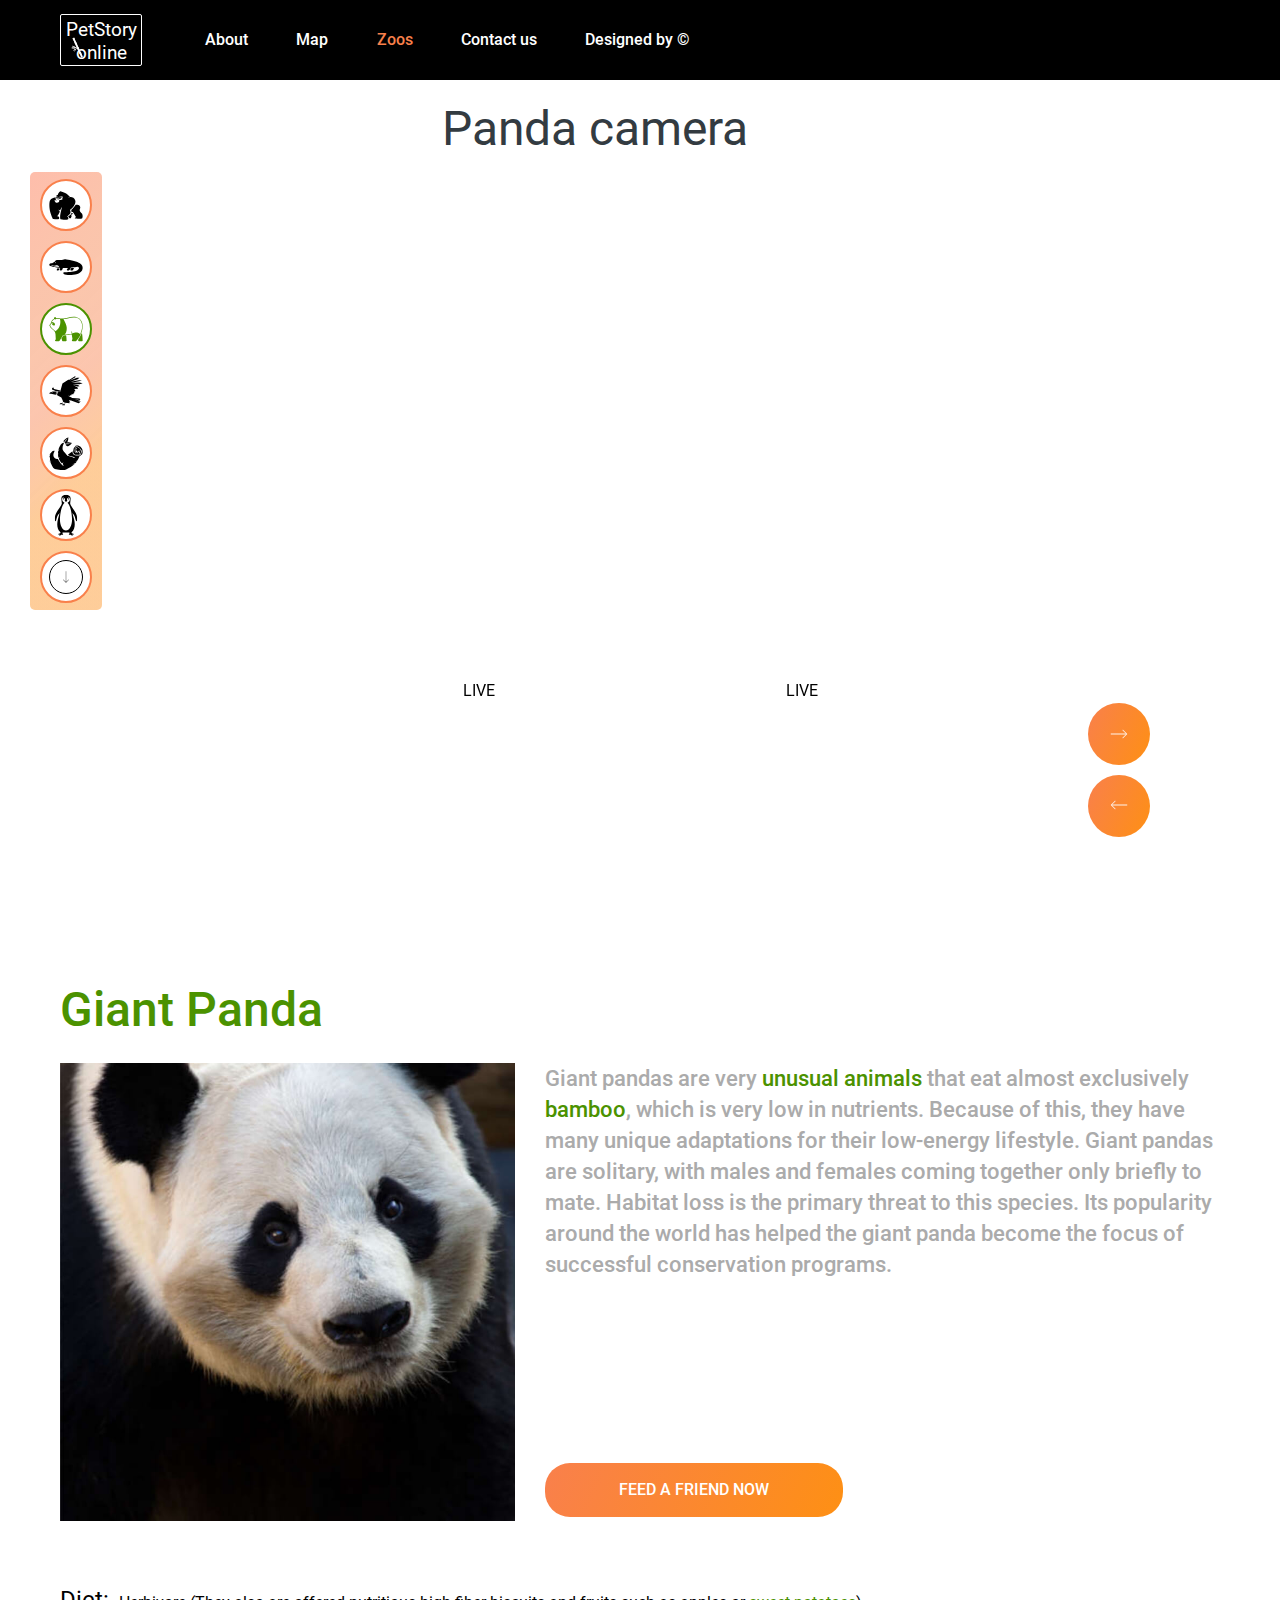
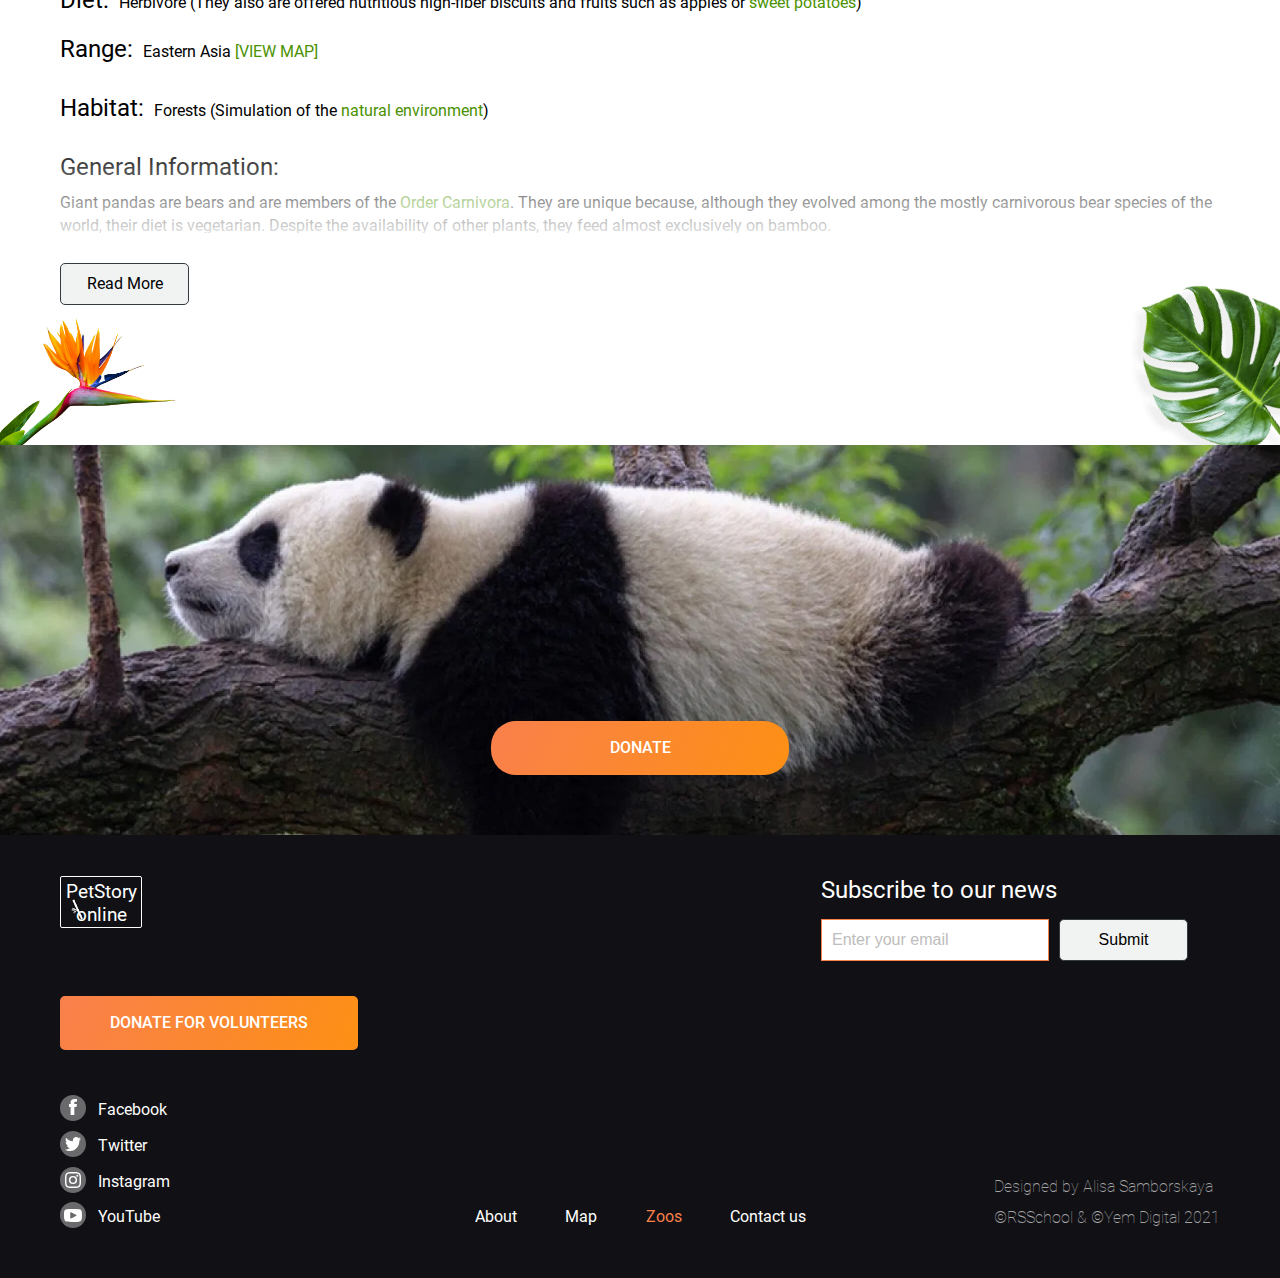
<file: pages/zoos/panda/panda.html>
<!DOCTYPE html>
<html lang="en">
<head>
    <meta charset="UTF-8">
    <meta name="viewport" content="width=device-width, initial-scale=1.0">
    <title>Online Zoo</title>
    <link rel="stylesheet" href="../../../main.css">
    <link rel="stylesheet" href="style.css">
</head>
<body>
<h1 class="main-heading">PetStory Online</h1>
<header class="header">
    <div class="header-wrapper container">
        <a class="logo__link" href="../../../index.html">PetStory <span class="logo__link-icon">online</span></a>
        <nav class="nav">
            <ul class="nav__list">
                <li class="nav__item">
                    <a class="nav__link" href="../../../index.html">About</a>
                </li>
                <li class="nav__item">
                    <a class="nav__link" href="../../map/map.html">Map</a>
                </li>
                <li class="nav__item">
                    <a class="nav__link active">Zoos</a>
                </li>
                <li class="nav__item">
                    <a class="nav__link" href="#">Contact us</a>
                </li>
                <li class="nav__item">
                    <a class="nav__link" href="https://www.figma.com/file/jfEFwkXVj1WRq7sUHDr8os/PetStory-online">Designed
                        by ©</a>
                </li>
            </ul>
            <button class="nav__btn" type="button"><span class="nav__btn-menu"></span></button>
        </nav>
    </div>
</header>
<div class="sidebar-wrapper">
    <aside class="sidebar">
        <ul class="pick-animal">
            <li class="pick-animal__item">
                <a class="pick-animal__link" href="../gorilla/gorilla.html">
                    <svg class="pick-animal__icon" xmlns="http://www.w3.org/2000/svg" viewBox="0 0 55 47" width="55"
                         height="47" fill="#000">
                        <path d="M29.271 12.086s2.374-2.29 4.503-3.053c0 0-4.995-6.806-15.557-9.033 0 0-3.603 2.163-4.258 6.425 0 0-2.784.572-2.784 2.036l3.357 1.272s6.387-.954 7.206-.763.246 2.481-.491 2.862c0 0 .246.763.737 1.081 0 0-1.638 2.608-5.895 1.209 0 0 2.374 3.944-3.603 4.962 0 0-3.439-.763-3.93-4.326 0 0 4.012.255 4.422.7 0 0 .901-.509-2.375-.954 0 0-.491-.382 1.31-1.59l-1.228-.064-.328-2.672S2.823 11.514.94 16.03c0 0-4.176 9.351 5.077 29.579 0 0 6.141.954 10.235-.191 0 0 .246-2.926-.327-3.308l-2.702-1.209s5.322-7.252 3.685-8.587c0 0-1.556-1.145-1.965-1.845 0 0 2.293.891 3.193.891 0 0 1.064-3.308 3.111-5.661 0 0-4.913 15.903-2.866 20.292 0 0 13.756 3.053 13.019-1.463 0 0 .082-1.654-2.047-3.053 0 0 3.767-3.308 3.93-3.753 0 0 3.111-1.336.819-6.806s-.082-.127-.082-.127 15.639-11.132 5.568-19.91c0 0-4.012-3.689-10.317 1.209zm-8.646-2.035h-7.947L11.172 9.4s.669 2.279 1.004 2.442c0 0 1.84.081 2.844-.57 0 0 1.924 1.465 2.51 1.546 0 0 2.844-1.221 3.095-2.767z"/>
                        <path d="M14.56 11.964l-.681 1.088s-.568.622.681.622h.909v-1.398s-.454-.311-.681-.311m-1.038-.001l-.737.855-.982-.107s.737-.694 1.719-.748zm29.665 10.284s-3.66 5.924-7.321 8.435l.569 3.734s1.871-.386 2.034-.258 5.206 7.984 5.125 8.435c0 0-1.708.579-1.708 1.03l-.163 1.352s9.029.708 11.632 0c0 0 2.766-2.447.569-7.726 0 0-3.905-3.477-3.986-4.636 0 0-.732-1.996.488-4.443.081-.129 1.952-6.439-7.24-5.924zM36.28 36.026s.088 2.042-5.343 5.347c0 0 2.452 2.343 1.927 3.064l2.452-.24 1.664-3.965s-1.226-.781-1.401-1.202c0 0 4.379-1.802 2.715-3.004-.438-.18-2.014-.18-2.014 0z"/>
                    </svg>
                </a>
                <span class="pick-animal__label">Gorilla</span>
            </li>
            <li class="pick-animal__item">
                <a class="pick-animal__link" href="../alligator/alligator.html">
                    <svg class="pick-animal__icon" xmlns="http://www.w3.org/2000/svg" viewBox="0 0 64 30" width="64"
                         height="30" fill="#000">
                        <path d="M19.6 18.432l-.477-.702c-.01-.015-.023-.028-.038-.038s-.031-.015-.047-.017l-3.313-.399c-.017-.002-.034.001-.051.007s-.032.017-.044.03-.023.03-.031.049-.011.039-.012.06l.009.865c-.419.387-.792.84-1.109 1.347-.111.168-.18.371-.199.584s.011.429.089.622.199.356.351.47.326.175.505.175h1.989a.93.93 0 0 0 .462-.125 1.13 1.13 0 0 0 .372-.35l1.548-2.386c.018-.027.027-.062.027-.096s-.011-.069-.029-.095zm41.989-7.771c-1.7-1.899-4.278-3.595-7.884-5.189C46.867 2.451 30.65.104 29.963.005c-.069-.009-.138-.004-.205.015l-5.627 1.69H15.89c-1.601 0-4.296.728-5.032 2.661L5.73 7.698c-.66-.082-2.825-.236-4.728.938-.318.196-.582.499-.759.871a2.58 2.58 0 0 0-.24 1.228c.021.428.145.841.357 1.186s.503.61.838.76c.013.006.027.012.041.017.224.078 5.509 1.918 7.398 2.22l1.8.3 3.867.626 5.347.659 1.316 1.988c-.299.419-.536.897-.702 1.411a1.35 1.35 0 0 0-.069.549c.015.187.068.367.155.524a1.04 1.04 0 0 0 .342.374c.138.089.292.135.449.135h2.064c.162 0 .321-.043.467-.127s.274-.207.375-.359l1.527-2.29c.145-.217.228-.485.236-.763.006-.204.006-.5-.013-.872a.18.18 0 0 1 .008-.062c.006-.02.015-.037.027-.053a.13.13 0 0 1 .043-.035.11.11 0 0 1 .051-.012c1.473.036 7.186.011 9.127-.076.03-.002.059.01.082.031s.04.053.047.087a3.37 3.37 0 0 1 .054 1.011c-.62.425-1.147 1.022-1.538 1.74-.096.172-.151.372-.16.579s.03.413.111.595a1.08 1.08 0 0 0 .35.442c.148.107.317.163.489.163h2.84a.94.94 0 0 0 .551-.183l1.998-2.015a.3.3 0 0 0 .063-.098l1.287-3.127.222-.024c.373-.041 1.064-.111 1.942-.143 2.848-.105 8.224-.936 10.205-1.308.808-.152 2.066.499 2.749 1.422.209.283.543.841.417 1.386-.461 1.991-2.574 3.844-5.95 5.219-4.168 1.698-17.192 2.279-22.599 2.45-.308.01-.603.147-.836.389s-.389.573-.443.937 0 .739.151 1.062.389.573.676.708C30.073 29.249 34.062 30 39.11 30c4.24 0 9.228-.53 14.594-1.833C60.778 26.45 64 20.981 64 16.626c0-2.171-.811-4.178-2.411-5.965zM12.26 5.984c.139 0 .276.05.392.143a.83.83 0 0 1 .26.38c.053.155.067.325.04.489a.91.91 0 0 1-.193.433c-.098.118-.224.199-.361.232s-.279.016-.407-.048a.75.75 0 0 1-.316-.312.97.97 0 0 1-.119-.47.94.94 0 0 1 .206-.599.65.65 0 0 1 .498-.248zm-1.666 7.878l-1.808-.301c-1.328-.212-4.584-1.28-6.235-1.838.551.076.98.093.991.093.332 0 1.146.026 2.088.056l2.543.075.709 1.032c.017.024.039.044.063.056s.051.017.077.014.052-.014.074-.031.04-.041.053-.069l.441-.974.677.003.578.98c.015.026.036.047.059.062a.14.14 0 0 0 .076.021c.027-.001.053-.009.076-.024s.043-.038.057-.064l.558-1.041c2.142-.177 5.576-.445 7.481 3.17-3.487-.359-6.278-.831-8.559-1.218zm29.954 6.198c-.041.194-.039.399.006.592s.132.369.252.509c.187.213.437.33.695.325h2.719c.162.001.322-.043.467-.127s.274-.207.374-.359l1.704-2.558c.102-.152.174-.331.21-.521s.036-.389-.001-.579l-.05-.492c-.004-.039-.02-.074-.045-.099s-.057-.037-.089-.034c-1.151.101-4.192.3-4.895.352-.031.002-.06.018-.082.045s-.035.062-.036.099c-.017.266-.018.532-.003.798-.307.228-.573.527-.783.879a3.64 3.64 0 0 0-.443 1.172z"/>
                    </svg>
                </a>
                <span class="pick-animal__label">Alligator</span>
            </li>
            <li class="pick-animal__item">
                <a class="pick-animal__link active">
                    <svg class="pick-animal__icon" xmlns="http://www.w3.org/2000/svg" viewBox="0 0 58 42" width="58"
                         height="42" fill="#000">
                        <path d="M53.75 31.534c2.344-4.44 4.25-9.885 4.25-15.687 0-2.915-.929-6.228-2.486-8.863C54.153 4.68 51.628 1.703 47.33.605c-5.44-1.389-10.951-.094-15.379.947-1.6.376-3.112.731-4.407.907-2.904.394-5.972.336-8.609.236h-.002l-1.205-.048c-1.666-.069-5.504-.135-5.504-.135-.209-.872-.687-1.586-1.283-1.916a1.65 1.65 0 0 0-.807-.204 1.65 1.65 0 0 0-.803.222c-.82.433-1.213 1.396-1.027 2.483-1.313.66-2.596 1.975-3.374 3.009-.668.887-1.235 2.289-1.783 3.644-.558 1.38-1.135 2.807-1.713 3.383a2.38 2.38 0 0 0-.372.479.76.76 0 0 0-.371.002.83.83 0 0 0-.333.176c-.099.085-.182.194-.243.319s-.099.263-.112.406 0 .288.038.424.1.263.182.37.182.193.295.252.234.091.357.092a5.72 5.72 0 0 0 .42 1.085c1.162 2.335 3 3.786 4.622 5.067.894.706 1.738 1.373 2.392 2.117.491.578.918 1.226 1.271 1.928.004.009.009.017.013.025.664 1.297 1.191 2.879 1.289 4.39l.511 8.693a2.82 2.82 0 0 0-.886.537 1.39 1.39 0 0 0-.416.698 1.59 1.59 0 0 0 .017.85c.079.28.231.523.436.695s.451.263.703.261h5.431c.175 0 .348-.044.506-.13a1.24 1.24 0 0 0 .412-.368c1.201-1.667 4.197-5.964 6.094-9.863 7.34-.008 12.354-.319 15.278-.95l1.221 8.198a2.71 2.71 0 0 0-.512.364 1.56 1.56 0 0 0-.456.772 1.78 1.78 0 0 0 .014.938 1.54 1.54 0 0 0 .479.753 1.19 1.19 0 0 0 .765.287h5.091c.301 0 .593-.121.827-.342 1.679-1.59 4.751-5.221 7.313-10.051a.56.56 0 0 0 .038-.073zM17.873 16.256c-1.642 4.017-4.533 7.266-7.612 8.592a10.51 10.51 0 0 0-1.23-1.787c-.72-.82-1.602-1.516-2.535-2.253-1.605-1.267-3.264-2.578-4.308-4.674-.635-1.276-.398-1.771-.082-2.085.746-.744 1.343-2.221 1.975-3.785.517-1.28 1.052-2.603 1.625-3.363.693-.92 1.924-2.192 3.116-2.75a.87.87 0 0 0 .308-.247c.651 1.112 2.203.948 2.593-.064.027-.073.047-.149.06-.227 1.64.249 4.253.169 5.909.238l.863.035c1.207 3.957.969 8.333-.681 12.371zm31.651 11.029c-.962-.209-5.734-1.051-9.737 1.687-.19-1.51-.32-2.766-.32-3.38 0-.16-.054-.313-.151-.426a.48.48 0 0 0-.365-.176.48.48 0 0 0-.365.176c-.097.113-.151.266-.151.426 0 .713.156 2.182.377 3.906-2.497.545-6.616.848-12.519.92 1.175-.833 2.112-2.029 2.797-3.584.953-2.164 1.374-4.984 1.218-8.155-.176-3.572-2.528-8.384-4.417-12.25l-1.206-2.512a34.44 34.44 0 0 0 2.978-.263c1.337-.181 2.869-.541 4.491-.923 4.334-1.019 9.727-2.286 14.955-.951 7.183 1.835 9.859 9.601 9.859 14.065 0 5.138-1.564 9.994-3.583 14.074-.593-1.034-1.828-2.193-3.862-2.635zM6.893 9.194c-2.389-.924-3.779 1.671-2.258 3.194.831.833 1.622 2.762 3.428 2.602 2.87-.254 2.606-4.338-1.17-5.797zm-1.082 2.51a.71.71 0 0 1-.398-.123.72.72 0 0 1-.264-.326c-.054-.133-.068-.279-.041-.42a.73.73 0 0 1 .196-.372.71.71 0 0 1 .367-.199c.139-.028.283-.014.414.041a.72.72 0 0 1 .321.268c.079.12.121.26.121.404a.73.73 0 0 1-.21.514.71.71 0 0 1-.507.213z"/>
                        <path d="M29.253 32.111c-.006-.032-.021-.06-.042-.08s-.047-.031-.073-.03l-4.827.052c-.02 0-.039.006-.056.018s-.031.029-.042.049l-3.192 5.721a.17.17 0 0 0-.022.092c.002.033.012.064.03.089l1.32 1.83-.014.026-.015.03c-.103.209-.159.448-.163.692a1.64 1.64 0 0 0 .142.699c.097.213.238.391.409.514a.96.96 0 0 0 .563.188h5.615c.148 0 .296-.037.432-.108s.261-.176.364-.307.185-.287.239-.458a1.67 1.67 0 0 0 .077-.537l-.19-4.043a39.12 39.12 0 0 0-.556-4.435zm27.215-4.022c-.008-.025-.022-.047-.04-.063s-.041-.025-.064-.026-.046.007-.065.021-.035.036-.043.061l-.513 1.268a51.86 51.86 0 0 1-5.714 9.622c-.019.025-.029.057-.029.09a.14.14 0 0 0 .031.088l.383.471c-.113.155-.207.327-.281.512a1.52 1.52 0 0 0-.098.65c.015.223.078.438.183.625a1.16 1.16 0 0 0 .38.429c.155.104.331.16.51.163h5.816a.95.95 0 0 0 .418-.099 1.09 1.09 0 0 0 .352-.28c.1-.12.179-.262.232-.417a1.44 1.44 0 0 0 .075-.489c-.057-2.693-.325-8.661-1.532-12.626z"/>
                    </svg>
                </a>
                <span class="pick-animal__label">Panda</span>
            </li>
            <li class="pick-animal__item">
                <a class="pick-animal__link" href="../eagle/eagle.html">
                    <svg class="pick-animal__icon" xmlns="http://www.w3.org/2000/svg" viewBox="0 0 54 48" width="54"
                         height="48" fill="#000">
                        <path d="M17.642 25.283l3.65-13.446 9.346-6.091h1.899L42.027 0v1.839L33.183 7.01l11.325-4.482 4.088.115-2.774 2.643-11.536 3.677L47.574 6.55l4.964.115-4.38 1.839-11.827 2.069 12.265-.229L54 11.607l-5.403 1.724-11.097-.69 8.907 1.839 2.483 2.069-3.504.345-7.009-2.069 6.862 3.333 1.168 2.184-6.717.345 1.752 1.253.584 2.309-2.191 1.034.73 1.954-1.752.805.146 1.379h-3.14v1.494h-2.637l.958 1.149-3.942-.46 3.942 1.953 3.067 1.724 11.389.804 1.606 1.609-1.606.92-8.031-1.953 8.907 2.873 1.314 1.264h-3.651l-6.57-2.183 7.885 2.988 1.022 1.38-2.337.573-11.973-4.481-3.651-.23 2.483 3.447-2.336-.574 1.524 1.838-8.095-.573-2.921-1.84-.438-2.068-2.191-4.713-8.031-4.252 2.052.033-2.052-1.532 2.832-.153-1.947-.843 1.85-.23-1.655-.92 2.239-.536-1.85-1.303 4.665.658zm.063-2.055l-9.942-2.543-1.293-2.907-2.043 2.077v1.557l5.992 2.492 6.877.986.41-1.661zm8.853 21.436l-1.875 1.095v.997l.311.747-1.562-.548V45.66l-1.016 1.245.547 1.095-1.718-1.394 1.875-1.942 1.327-.219 2.11.219zm-4.427-.219l-1.347.56-.424 1.168.917.939-.494-.932 1.347-1.735z"/>
                        <path d="M22.131 43.555l-1.964 1.231-.387.723-.663.194.816-1.41-1.384.502-.359 1.427-.47-.724.802-1.478-1.052.713-.11 1.116-.54-.962 1.286-1.499h2.379l.734-.723.912.888zM.514 27.075l1.161-.937h1.869l.065-.521 1.934-.728h5.761l1.975 1.301-3.094.313 2.772 1.053-3.03.456 2.837.781h-2.579l1.806 1.431h-1.837l-7.156-1.795H1.16L0 28.974l.514-1.899zm4.771-.265c.265 0 .479-.174.479-.387s-.215-.387-.479-.387-.481.174-.481.387.216.387.481.387z"/>
                    </svg>
                </a>
                <span class="pick-animal__label">Eagle</span>
            </li>
            <li class="pick-animal__item">
                <a class="pick-animal__link" href="#">
                    <svg class="pick-animal__icon" xmlns="http://www.w3.org/2000/svg" viewBox="0 0 50 49" width="50"
                         height="49" fill="#000">
                        <path d="M31.935 8.611c-.777-.313-5.983-1.8-7.614.548 0 0-.622.548.389 1.878 0 0 .777-1.487 1.865-1.644.198-.028.473-.041.793-.045l.14-1.129.28 1.129 4.226-.033s-.544.391-2.564.47l.078 2.034-.667-2.016c-.846.025-1.506.053-2.186.319l.134 2.557-.655-2.309c-.476.27-.988.676-1.598 1.292 0 0 .699 2.034 2.642 1.956s6.061-3.365 6.683-5.243c-.001 0-1.166.548-1.943.235z"/>
                        <path d="M26.811 1.47c-.788.284-5.666 2.644-5.343 5.491 0 0-.105.825 1.526 1.148 0 0-.396-1.632.316-2.475.129-.154.327-.346.564-.562l-.637-.939.952.659 3.144-2.845s-.15.656-1.612 2.063l1.397 1.472-1.826-1.064c-.617.584-1.093 1.045-1.428 1.698l1.783 1.827-2.009-1.292c-.179.521-.295 1.165-.348 2.034 0 0 1.863 1.058 3.266-.298S28.881 1.821 28.111 0c.001-.001-.512 1.187-1.3 1.47zm22.995 18.567c-.078-2.191-2.564-4.539-3.652-5.791s-3.263-1.8-5.206-1.8-2.953 1.643-2.953 1.643 2.797-.704 3.574-.47 4.662 2.896 6.216 5.791-.156 4.93-.933 6.417-4.041 1.878-6.76 1.644-4.196-1.644-4.817-2.896-.544-3.521-.544-3.521l-6.993 5.243c.622 1.095 3.108 2.034 4.973 2.191s4.351 1.252 5.051 1.722-.466 1.095-.466 1.095c-2.409-1.409-7.847-3.052-8.936-3.052s-6.216-6.261-7.614-8.295-.777-3.678-.777-5.087 1.943-5.478 1.943-5.478-.389-1.956-3.03.157c-2.141 1.713-4.282 5.431-5.265 10.279l1.846-1.749-2.024 2.732c-.137.835-.244 1.698-.307 2.589a27.6 27.6 0 0 0-.07 1.909l1.701-1.361-1.694 1.95c.056 2.282.442 3.98.934 5.356l1.304-2.063-.795 3.325c.411.918.84 1.7 1.183 2.466.609 1.358 2.047 3.036 3.331 4.386l2.031-1.726-.995 2.784 1.228 1.207c.777.782-.311 1.174-.311 1.174-3.574-1.408-8.003-10.094-8.003-10.094s-3.962.313-5.827-2.504-.544-6.339.466-8.373 0-1.487 0-1.487-1.865.313-2.409.548-3.807 4.148-4.274 4.617-.544 1.252-.544 1.252l1.321-1.174s-.389 1.174-.932 2.191S0 30.836 0 30.836l1.166-1.644V34.2c-.389 2.348 0 3.13 0 3.13l.777-3.443v3.521c0 .86 2.02 4.852 3.962 8.138s14.607 3.678 17.249 3.365c2.611-.309 10.606-5.05 14.694-8.787l-3.737.57 5.285-2.195c.713-.852 1.384-1.792 1.998-2.746l-3.009 1.263c.11-.074 1.786-1.066 3.529-2.096 1.964-3.235 3.23-6.355 3.23-6.355s2.953-1.643 4.118-3.365.623-2.973.545-5.164zm-10.412-2.974a.705.705 0 1 0 0-1.409.705.705 0 1 0 0 1.409zm5.44 5.478a.783.783 0 0 0 0-1.565.783.783 0 0 0 0 1.565zm-5.439 3.912c1.01.078 4.818-.078 5.905-.626s2.486-2.191 2.176-3.678-1.166-4.617-3.108-5.869-3.419-1.878-4.196-1.878-2.098-.078-2.719.704c0 0-.855.548-1.243 2.896s-.855 4.148-.156 5.634 2.331 2.739 3.341 2.817zm.544-11.034c1.166 1.017 1.088 1.8.699 2.426s-.855 1.174-.855 1.174l-.544.157-.699-.47-.311.47.156 1.8s.777 1.8 1.865 1.956 1.865.157 1.865-.157-.233-.939.311-1.409 2.253-1.33 2.797-.861 1.166 2.974.622 3.521-.466.47-.933 0-1.476-2.583-1.476-2.583-.855 0-.855.704.544 1.095-.233 1.409-3.03-.157-3.419-.548-.932-1.174-1.01-1.956-.389-1.565-.156-2.035.544-1.331.855-.939.622.939 1.01.548.622-1.017.622-1.017-1.632-.313-2.719-1.252c-.001.001 1.242-1.956 2.407-.939zm1.865 6.104l-.699.704s-1.243-.235-1.943-1.252.699-1.487.699-1.487c1.088.548 1.943 2.034 1.943 2.034z"/>
                    </svg>
                </a>
                <span class="pick-animal__label">Sloth</span>
            </li>
            <li class="pick-animal__item">
                <a class="pick-animal__link" href="#" title="penguin">
                    <svg class="pick-animal__icon" xmlns="http://www.w3.org/2000/svg" viewBox="0 0 32 59" width="32"
                         height="59" fill="#000">
                        <path fill-rule="evenodd"
                              d="M11.062 53.697v1.535l.722.952c.752.993-.471.742-1.775.778l-.987.026-.747.579c-1.325 1.024-1.95 1.526-1.568-.193l.194-.879-1.41.008c-1.426-.103-1.234-.337.114-.886l2.243-.915.275-1.121c-5.303-3.784-5.25-12.787-3.726-18.515l2.403-9.037C3.41 29.852 3.511 31.401 1.942 36.25c-.43 1.331-1.439 2.306-1.74.437-.617-3.818.194-8.526 2.255-11.644 2.502-3.787 7.394-10.806 7.525-12.386.191-2.308-.625-4.58-.625-7.285 0-7.162 13.286-7.162 13.286 0 0 2.704-.816 4.977-.625 7.285.131 1.58 5.022 8.599 7.525 12.386 2.061 3.118 2.873 7.826 2.255 11.644-.301 1.869-1.31.894-1.74-.437-1.568-4.849-1.467-6.398-4.859-10.222l2.404 9.037c1.524 5.728 1.576 14.731-3.726 18.515l.275 1.121 2.243.915c1.349.549 1.54.783.114.886l-1.41-.008.194.879c.382 1.718-.243 1.216-1.568.193l-.747-.579-.987-.026c-1.303-.036-2.527.215-1.775-.778l.722-.952v-1.535h-9.876zm8.544-48.915c.501 0 .907.406.907.906s-.406.907-.907.907-.907-.406-.907-.907.406-.906.907-.906zm-7.212 0c.5 0 .906.406.906.906s-.406.907-.906.907-.907-.406-.907-.907.406-.906.907-.906zm3.605 5.64l1.996-2.884-.713-.814c.076-1.512 1.803-3.49 3.256-2.764 1.511.754 1.63 5.897-2.418 7.174 4.243 3.373 6.516 16.556 6.516 24.092 0 8.69-3.866 15.735-8.636 15.735s-8.636-7.045-8.636-15.735c0-7.526 2.313-20.685 6.558-24.079-4.22-1.293-3.964-6.761-2.311-7.245 1.426-.418 2.985 1.405 3.059 2.866l-.665.771 1.995 2.884z"/>
                    </svg>
                </a>
                <span class="pick-animal__label">Penguin</span>
            </li>
            <li class="pick-animal__item">
                <button class="pick-animal__btn">
                    <svg class="pick-animal__icon" xmlns="http://www.w3.org/2000/svg" viewBox="0 0 10 18" width="10"
                         height="18" fill="#000">
                        <path d="M9.107 12.998l.102-.105-.346-.355-3.617 3.713V.85h-.493v15.401l-3.617-3.713-.346.355L5 17.215l4.107-4.217z"/>
                    </svg>
                </button>
            </li>
        </ul>
    </aside>
</div>
<main class="main">
    <section class="animal-camera">
        <div class="container">
            <h2 class="animal-camera__title">Panda camera</h2>
            <div class="animal-camera__online-wrapper">
                <iframe width="100%" height="100%" src="https://www.youtube.com/embed/D0eqnda8dOk"
                        title="YouTube video player" frameborder="0"
                        allow="accelerometer; autoplay; clipboard-write; encrypted-media; gyroscope; picture-in-picture"
                        allowfullscreen></iframe>
            </div>
            <div class="slider">
                <div class="slider__container">
                    <div class="animal-camera__wrapper">
                        <ul class="animal-camera__preview">
                            <li class="animal-camera__preview-item">
                                <iframe width="100%" height="100%" src="https://www.youtube.com/embed/D0eqnda8dOk"
                                        title="YouTube video player" frameborder="0"
                                        allow="accelerometer; autoplay; clipboard-write; encrypted-media; gyroscope; picture-in-picture"
                                        allowfullscreen></iframe>
                            </li>
                            <li class="animal-camera__preview-item">
                                <iframe width="100%" height="100%" src="https://www.youtube.com/embed/D0eqnda8dOk"
                                        title="YouTube video player" frameborder="0"
                                        allow="accelerometer; autoplay; clipboard-write; encrypted-media; gyroscope; picture-in-picture"
                                        allowfullscreen></iframe>
                            </li>
                            <li class="animal-camera__preview-item">
                                <iframe width="100%" height="100%" src="https://www.youtube.com/embed/rgXWDk7rh4w"
                                        title="YouTube video player" frameborder="0"
                                        allow="accelerometer; autoplay; clipboard-write; encrypted-media; gyroscope; picture-in-picture"
                                        allowfullscreen></iframe>
                            </li>
                            <li class="animal-camera__preview-item">
                                <iframe width="100%" height="100%" src="https://www.youtube.com/embed/rgXWDk7rh4w"
                                        title="YouTube video player" frameborder="0"
                                        allow="accelerometer; autoplay; clipboard-write; encrypted-media; gyroscope; picture-in-picture"
                                        allowfullscreen></iframe>
                            </li>
                            <li class="animal-camera__preview-item">
                                <iframe width="100%" height="100%" src="https://www.youtube.com/embed/8HMOPKVPk5g"
                                        title="YouTube video player" frameborder="0"
                                        allow="accelerometer; autoplay; clipboard-write; encrypted-media; gyroscope; picture-in-picture"
                                        allowfullscreen></iframe>
                            </li>
                            <li class="animal-camera__preview-item">
                                <iframe width="100%" height="100%" src="https://www.youtube.com/embed/8HMOPKVPk5g"
                                        title="YouTube video player" frameborder="0"
                                        allow="accelerometer; autoplay; clipboard-write; encrypted-media; gyroscope; picture-in-picture"
                                        allowfullscreen></iframe>
                            </li>
                            <li class="animal-camera__preview-item">
                                <iframe width="100%" height="100%" src="https://www.youtube.com/embed/EnxRJii_dp8"
                                        title="YouTube video player" frameborder="0"
                                        allow="accelerometer; autoplay; clipboard-write; encrypted-media; gyroscope; picture-in-picture"
                                        allowfullscreen></iframe>
                            </li>
                        </ul>
                    </div>
                    <button class="slider-control prev-btn"></button>
                    <button class="slider-control next-btn"></button>
                </div>
            </div>
        </div>
    </section>
    <section class="information">
        <div class="container">
            <article class="animal">
                <h2 class="animal__name">Giant Panda</h2>
                <section class="animal-card">
                    <div class="animal-card__img-wrapper">
                        <img class="animal-card__img" src="../../../assets/images/animal-panda.jpg" alt="panda">
                    </div>
                    <div class="animal-card__info">
                        <p class="animal-card__text">Giant pandas are very <a class="info-link"
                                                                              href="https://en.wikipedia.org/wiki/Giant_panda">unusual
                            animals</a> that eat almost
                            exclusively <a class="info-link" href="https://en.wikipedia.org/wiki/Giant_panda">bamboo</a>,
                            which
                            is
                            very
                            low in
                            nutrients.
                            Because of this, they have many unique adaptations for their low-energy lifestyle. Giant
                            pandas
                            are
                            solitary, with males and females coming together only briefly to mate. Habitat loss is the
                            primary
                            threat to this species. Its popularity around the world has helped the giant panda become
                            the
                            focus
                            of
                            successful conservation programs.</p>
                        <a class="main-link" href="../../donate/donate.html">Feed a friend now</a>
                    </div>
                </section>
                <article class="about-short">
                    <section class="about-short__info">
                        <h3 class="animal__info-title">Diet:</h3>
                        <p class="animal__info-text">Herbivore (They also are offered nutritious high-fiber biscuits and
                            fruits such as apples or
                            <a class="info-link" href="https://en.wikipedia.org/wiki/Giant_panda">sweet potatoes</a>)
                        </p>
                    </section>
                    <section class="about-short__info">
                        <h3 class="animal__info-title">Range:</h3>
                        <p class="animal__info-text">Eastern Asia <a class="info-link"
                                                                     href="../../map/map.html">[VIEW
                            MAP]</a></p>
                    </section>
                    <section class="about-short__info">
                        <h3 class="animal__info-title habitat">Habitat:</h3>
                        <p class="animal__info-text">Forests (Simulation of the <a class="info-link"
                                                                                   href="https://en.wikipedia.org/wiki/Giant_panda">natural
                            environment</a>)</p>
                    </section>
                </article>
                <article class="about-long spoiler">
                    <section>
                        <h3 class="animal__info-title">General Information:</h3>
                        <p class="animal__info-text">Giant pandas are bears and are members of the <a class="info-link"
                                                                                                      href="https://en.wikipedia.org/wiki/Giant_panda">Order
                            Carnivora</a>. They are unique
                            because,
                            although they evolved among the mostly carnivorous bear species of the world, their diet is
                            vegetarian. Despite the availability of other plants, they feed almost exclusively on
                            bamboo.
                        </p>
                        <p class="animal__info-text">Giant pandas communicate with one another in dense bamboo forests
                            primarily by scent. Males
                            regularly
                            scent-mark the margins of their territories by adopting a “headstand” position to mark a
                            bamboo
                            stalk with their anogenital glands.</p>
                    </section>
                    <section>
                        <h3 class="animal__info-title">Physical features and characteristics:</h3>
                        <p class="animal__info-text">The low nutrient value of bamboo figures prominently in the biology
                            of the giant panda. They
                            have
                            extremely powerful jaws and associated muscles to crunch through the woody stems of bamboo.
                            Each
                            hand bears a <a class="info-link" href="https://en.wikipedia.org/wiki/Giant_panda">specialized
                                metacarpal bone</a> in the wrist that functions as a thumb would
                            in
                            humans, to
                            allow them to grasp the circular bamboo stalks. While other herbivorous animals, such as
                            antelope,
                            zebras, or rabbits, have very long digestive tracts, the giant panda retains an essentially
                            bear-like digestive tract. Thus, the digestive efficiency of the bamboo they consume is
                            quite
                            low.
                            Examination of the feces demonstrates that their food has been only partially digested. The
                            low
                            nutrient value of their food and their low digestive efficiency results in an animal that is
                            constrained to a low-metabolism. This lifestyle explains why giant pandas sleep so often and
                            why
                            they eat such <a class="info-link"
                                             href="https://en.wikipedia.org/wiki/Giant_panda">enormous</a> amounts of
                            bamboo.</p>
                        <p class="animal__info-text">Individuals do not travel long distances, and males will establish
                            territories that are not
                            particularly large compared with other species in the Order Carnivora. Adult females average
                            about
                            230 pounds in weight, with males sometimes reaching 350 pounds. Their hair is very dense,
                            conserving
                            their body heat in their cold habitats. Their iconic coloration remains a mystery to
                            scientists
                            but
                            may aid with camouflage.</p>
                    </section>
                    <section>
                        <h3 class="animal__info-title">Lifestyle and reproduction:</h3>
                        <p class="animal__info-text">Females are fertile for only a very short period of time and
                            exhibit delayed implantation.
                            Although
                            twins are not unusual, a mother will typically only rear one cub. Adults are solitary, with
                            mating
                            pairings being quite brief. The tiny cubs are altricial, or not born in an advanced state of
                            development, and are completely helpless, blind and deaf, and without the fur
                            <a class="info-link" href="https://en.wikipedia.org/wiki/Giant_panda">necessary</a>
                            to
                            regulate
                            their own body temperatures. As a result, maternal care is extensive. Cubs do not begin
                            eating
                            bamboo until they are around a year old.</p>
                        <p class="animal__info-text">When twins are born in zoos, extraordinary measures are taken to
                            train the female to accept
                            swapping
                            of her cubs regularly 24 hours a day, so that she only cares for one a time, but that both
                            receive
                            adequate care.</p>
                    </section>
                    <section>
                        <h3 class="animal__info-title">Habitat:</h3>
                        <p class="animal__info-text">Their preferred cool and wet bamboo forests are found at <a
                                class="info-link" href="https://en.wikipedia.org/wiki/Giant_panda">elevations</a>
                            between 5,000 and
                            10,000
                            feet. Cubs are raised in rocky crevices, dead trees, or caves.</p>
                    </section>
                    <section>
                        <h3 class="animal__info-title">Diet:</h3>
                        <p class="animal__info-text">Our animal care professionals offer each adult or subadult giant
                            panda about 80 pounds of
                            various
                            bamboo species per day, and they generally select and consume only about third of that. They
                            also
                            are offered nutritious <a class="info-link"
                                                      href="https://en.wikipedia.org/wiki/Giant_panda">high-fiber
                                biscuits</a> and fruits such as apples or sweet
                            potatoes.
                        </p>
                    </section>
                </article>
                <button class="animal__info-btn" type="button">Read More</button>
            </article>
        </div>
    </section>
    <img class="main__img-1" src="../../../assets/images/strelitzia.png" alt="">
    <img class="main__img-2" src="../../../assets/images/leaf.png" alt="">
</main>
<section class="donate">
    <a class="main-link" href="../../donate/donate.html">Donate</a>
</section>
<footer class="footer">
    <div class="footer__wrapper container">
        <div class="footer__top">
            <a class="logo__link" href="../../../index.html">PetStory <span class="logo__link-icon">online</span></a>
            <form class="footer__subscribe">
                <label class="footer__subscribe-label" for="email">Subscribe to our news</label>
                <p class="footer__subscribe-input-wrapper">
                    <input class="footer__subscribe-input" id="email" type="email" placeholder="Enter your email"
                           required>
                    <button class="footer__subscribe-btn">Submit</button>
                </p>
            </form>
        </div>
        <a class="footer__link main-link" href="../../donate/donate.html">donate for volunteers</a>
        <div class="footer__bottom">
            <ul class="footer__social">
                <li><a class="footer__social-link fb" href="https://www.facebook.com/">Facebook</a></li>
                <li><a class="footer__social-link tw" href="https://twitter.com/">Twitter</a></li>
                <li><a class="footer__social-link ig" href="https://www.instagram.com/">Instagram</a></li>
                <li><a class="footer__social-link yt" href="https://www.youtube.com/">YouTube</a></li>
            </ul>
            <ul class="footer__nav">
                <li><a class="footer__nav-link" href="../../../index.html">About</a></li>
                <li><a class="footer__nav-link" href="../../map/map.html">Map</a></li>
                <li><a class="footer__nav-link active" href="#">Zoos</a></li>
                <li><a class="footer__nav-link" href="#">Contact us</a></li>
            </ul>
            <div class="footer__copyright">
                <a class="footer__copyright-link"
                   href="https://www.figma.com/file/jfEFwkXVj1WRq7sUHDr8os/PetStory-online">Designed by Alisa
                    Samborskaya</a>
                <a class="footer__copyright-link" href="https://rs.school/js/">©RSSchool & ©Yem Digital 2021</a>
            </div>
        </div>
    </div>
</footer>
<script type="module" src="zoos.js"></script>
</body>
</html>
</file>
<file: main.css>
* {
    margin: 0;
    padding: 0;
    box-sizing: border-box;
    user-select: none;
}

body {
    position: relative;
    font-size: 16px;
    font-family: Roboto, sans-serif;
}

ul {
    list-style: none;
}

a {
    text-decoration: none;
}

button {
    border: none;
    outline: none;
    cursor: pointer;
}


@font-face {
    font-family: 'Roboto';
    font-style: normal;
    font-weight: 100;
    font-display: swap;
    src: url('assets/fonts/roboto-v20-latin-100.woff2') format('woff2');
}

@font-face {
    font-family: 'Roboto';
    font-style: normal;
    font-weight: 300;
    font-display: swap;
    src: url('assets/fonts/roboto-v20-latin-300.woff2') format('woff2');
}

@font-face {
    font-family: 'Roboto';
    font-style: normal;
    font-weight: 400;
    font-display: swap;
    src: url('assets/fonts/roboto-v20-latin-regular.woff2') format('woff2');
}

@font-face {
    font-family: 'Roboto';
    font-style: normal;
    font-weight: 500;
    font-display: swap;
    src: url('assets/fonts/roboto-v20-latin-500.woff2') format('woff2');
}

@font-face {
    font-family: 'Roboto';
    font-style: normal;
    font-weight: 700;
    font-display: swap;
    src: url('assets/fonts/roboto-v20-latin-700.woff2') format('woff2');
}

.main-heading {
    position: absolute;
    visibility: hidden;
}

.container {
    max-width: 1160px;
    min-width: 300px;
    margin: 0 auto;
}

@media (max-width: 1220px) {
    .container {
        margin: 0 30px;
    }
}

@media (max-width: 680px) {
    .container {
        margin: 0 20px;
    }
}

@media (max-width: 340px) {
    .container {
        margin: 0 10px;
    }
}

.header {
    position: absolute;
    width: 100%;
    background-color: #000;
    z-index: 2;
}

.header-wrapper {
    display: flex;
    align-items: center;
    height: 80px;
}

.logo__link {
    border: 1px solid #fff;
    padding: 4px;
    border-radius: 2px;
    font-size: 19px;
    line-height: 120%;
    text-align: center;
    color: #fff;
    width: 82px;
    height: 52px;
    margin-right: 63px;
}

.logo__link-icon {
    position: relative;
}

.logo__link-icon::before {
    content: url("assets/icons/bamboo.svg");
    position: absolute;
    left: -5px;
    bottom: 0;
}

.nav__list {
    display: flex;
    justify-content: space-between;
    width: 525px;
}

.nav__link {
    color: #fff;
    font-weight: 500;
    line-height: 140%;
    transition: 0.2s ease-in;
}

.nav__link:hover,
.nav__link.active {
    color: rgb(249, 128, 75);
}

.nav__btn {
    display: none;
}

@media (max-width: 1599px) {
    .nav__list {
        width: 485px;
    }
}

@media (max-width: 999px) {
    .header {
        position: fixed;
    }

    .header-wrapper {
        height: 34px;
        justify-content: space-between;
    }

    .nav__list {
        display: none;
    }

    .header .logo__link {
        padding: 0;
        width: 45px;
        border: none;
        height: auto;
        font-size: 12px;
    }

    .header .logo__link-icon::before {
        transform: scale(0.75);
    }

    .nav__btn {
        display: flex;
        align-items: center;
        height: 10px;
        width: 18px;
        background: transparent;
    }

    .nav__btn-menu {
        display: block;
        position: relative;
    }

    .nav__btn-menu,
    .nav__btn-menu::before,
    .nav__btn-menu::after {
        height: 2px;
        width: 18px;
        background: #fff;
        border-radius: 2px;
    }

    .nav__btn-menu::before {
        position: absolute;
        content: '';
        left: 0;
        bottom: 4px;
    }

    .nav__btn-menu::after {
        position: absolute;
        content: '';
        left: 0;
        bottom: -4px;
    }
}

.main {
    padding-top: 80px;
    overflow: hidden;
}

.preview {
    height: 700px;
    background: url("assets/images/panda.jpg") #3d3c42 no-repeat center bottom -143px / cover;
}

.preview__wrapper {
    position: relative;
    height: 100%;
}

.circle {
    top: 92px;
    right: 107px;
    position: absolute;
    width: calc(29vw + 1px);
    height: calc(29vw + 1px);
    border-radius: 50%;
    background: linear-gradient(113.96deg, #f9804b 1.49%, #fe9013 101.44%);
}

.preview__text {
    bottom: calc(2em + 2px);
    right: 0;
    position: absolute;
    font-weight: bold;
    font-size: 106.5px;
    width: 4.7em;
    line-height: 76%;
    text-align: center;
    color: #fff;
    z-index: 1;
    text-transform: uppercase;
}

.preview__text::before {
    z-index: -1;
    content: '';
    display: block;
    position: absolute;
    bottom: 0.075em;
    right: calc(1em + 2px);
    width: 4.366em;
    height: 4.366em;
    border-radius: 50%;
    background: linear-gradient(113.96deg, #f9804b 1.49%, #fe9013 101.44%);
}

.preview__accent {
    color: #ffee2e;
}

.main-link {
    width: 298px;
    font-weight: 500;
    line-height: 140%;
    text-align: center;
    text-transform: uppercase;
    color: #fff;
    background: linear-gradient(113.96deg, #f9804b 1.49%, #fe9013 101.44%);
    border-radius: 25px;
    padding: 1em;
}

.main-link:hover {
    background: #4b9200;
}

.preview__link {
    position: absolute;
    bottom: 100px;
    right: 99px;
}

@media (max-width: 1599px) {
    .preview {
        height: 504px;
        background: url("assets/images/panda.jpg") #3d3c42 no-repeat center/ cover;
    }

    .preview__text {
        font-size: 85px;
        bottom: calc(2em - 27px);
        right: 56px;
    }

    .preview__text::before {
        bottom: 5px;
        right: 91px;
        width: 367px;
        height: 367px;
    }

    .preview__link {
        bottom: 47px;
        right: 107px;
    }
}

@media (width: 1000px) {
    .preview {
        background: url("assets/images/panda.jpg") #3d3c42 no-repeat left -99px bottom -107px / 1198px;
    }
}

@media (max-width: 999px) {
    .main {
        padding-top: 34px;
    }

    .preview {
        height: 339px;
    }

    .preview__text {
        font-size: 54px;
        bottom: calc(2em - 22px);
        right: -3px;
    }

    .preview__text::before {
        bottom: 5px;
        right: 55px;
        width: 237px;
        height: 238px;
    }

    .preview__link {
        bottom: 40px;
        left: 0;
    }
}

@media (width: 640px) {
    .preview {
        background: url("assets/images/panda.jpg") #3d3c42 no-repeat left -64px bottom -69px / 766px;
    }
}

@media (max-width: 639px) {
    .preview {
        height: 187px;
    }

    .preview__text {
        font-size: 28px;
        bottom: calc(2em - 15px);
        right: -1px;
    }

    .preview__text::before {
        right: 29px;
        width: 119px;
        height: 119px;
    }

    .preview__link {
        bottom: -74px;
    }
}

@media (width: 320px) {
    .preview {
        background: url("assets/images/panda.jpg") #3d3c42 no-repeat left -32px bottom -35px / 385px;
    }
}

.volunteering {
    background: url("assets/images/flower.png") no-repeat right 12px / 204px;
}

.volunteering__wrapper {
    padding: 140px 0;
    display: flex;
    justify-content: space-between;
}

.volunteering__img-wrapper {
    width: 609px;
    height: 403px;
    overflow: hidden;
    margin-left: -1px;
}

.volunteering__img {
    height: 100%;
}

.motive {
    width: 29em;
    color: #333B41;
}

.motive__purpose {
    padding-bottom: 1em;
    margin-bottom: 40px;
}

.motive__purpose-title {
    font-size: 48px;
    font-weight: normal;
    line-height: 120%;
    margin-top: 0;
    margin-bottom: 0.5em;
}

.motive__purpose-description {
    line-height: 130%;
}

.motive__concepts-title {
    font-size: 24px;
    font-weight: normal;
    line-height: 120%;
    margin-bottom: 1.4em;
}

.motive__concepts-description {
    line-height: 140%;
}

@media (max-width: 1599px) {
    .volunteering {
        background-image: none;
    }

    .volunteering__wrapper {
        padding: 100px 0;
    }

    .volunteering__img-wrapper {
        width: 455px;
        height: 408px;
        margin: 9px 0 0 0;
    }

    .volunteering__img {
        position: relative;
        right: 81px;
    }

    .motive {
        padding-left: 10px;
    }
}

@media (max-width: 999px) {
    .volunteering {
        background: url("assets/images/flower.png") no-repeat right -30px top -5px / 160px;
    }

    .volunteering__wrapper {
        padding: 60px 0;
    }

    .volunteering__img-wrapper {
        display: none;
    }

    .motive {
        padding-left: 4px;
    }

    .motive__purpose {
        margin-bottom: 15px;
    }

    .motive__concepts-title {
        margin-bottom: 20px;
    }
}

@media (max-width: 639px) {
    .volunteering {
        background: url("assets/images/flower.png") no-repeat right -40px top 40px / 72px;
    }

    .volunteering__wrapper {
        padding: 105px 0 21px;
    }

    .motive {
        padding-left: 0;
    }

    .motive__purpose {
        margin-bottom: 6px;
    }

    .motive__purpose-title {
        font-size: 24px;
    }

    .motive__concepts-title {
        margin-bottom: 10px;
    }
}

.pets {
    padding: 37px 0 100px;
    background: url("assets/images/strelitzia.png") no-repeat right bottom / 368px, url("assets/images/palm.png") no-repeat left -150px bottom / 442px;
}

.pets__wrapper {
    display: flex;
    flex-direction: column;
}

.slider {
    position: relative;
}

.slider__container {
    overflow: hidden;
}

.slider__window {
    display: flex;
    transition: transform .5s;
    will-change: transform;
}

.pets .slider {
    margin-bottom: 80px;
}

.pets .slider__window {
    transition: 0.5s;
}

.slider-control {
    position: absolute;
    top: 50%;
    transform: translateY(-50%);
    width: 62px;
    height: 62px;
    border-radius: 50%;
    background: linear-gradient(113.96deg, #f9804b 1.49%, #fe9013 101.44%);
    z-index: 1;
}

.slider-control:hover {
    background: #4b9200;
}

.slider-control:active {
    transform: translateY(-50%) scale(0.95);
}

.pets .slider-control {
    margin-top: -2px;
}

.prev-btn {
    left: -82px;
}

.prev-btn::before {
    content: url("assets/icons/arrow.svg");
}

.next-btn {
    right: -82px;
}

.next-btn::before {
    content: url("assets/icons/arrow.svg");
    display: block;
    transform: rotate(0.5turn);
}

.slides {
    flex: 0 0 100%;
    display: grid;
    grid-template-columns: 1fr 1fr 1fr;
    grid-template-rows: 1fr 1fr;
    grid-gap: 20px 30px;
    padding-bottom: 1px;
}

.pets-card {
    max-width: 366px;
    border: 1px solid #fe9013;
    border-radius: 5px;
}

.pets-card:hover .pets-card__img {
    opacity: 0.5;
    transform: scale(1.055);
}

.pets-card:hover .pets-card__overlay {
    transform: translateY(-100%);
}

.pets-card__img-wrapper {
    background: #000;
    overflow: hidden;
    position: relative;
    margin-bottom: 4px;
    border-radius: inherit;
}

.pets-card__img {
    display: block;
    max-width: 100%;
    transition: 0.2s;
}

.pets-card__overlay {
    width: 100%;
    height: 100%;
    position: absolute;
    bottom: -100%;
    display: flex;
    flex-direction: column;
    justify-content: center;
    align-items: center;
    transition: 0.7s;
}

.pets-card__overlay-title {
    font-size: 24px;
    font-weight: 500;
    color: #fff;
    margin-bottom: 5px;
}

.pets-card__overlay-info {
    color: #fff;
    font-size: 17px;
    font-weight: 300;
}

.pets-card__description {
    position: relative;
    padding: 5px 15px 13px;
}

.pets-card__title {
    margin: 0 0 -2px;
    font-weight: 500;
    line-height: 140%;
    font-size: 16px;
    text-transform: uppercase;
    color: #000;
}

.pets-card__info {
    font-weight: 300;
    font-size: 15px;
    line-height: 120%;
}

.pets-card__meal {
    position: absolute;
    right: 10px;
    top: 6px;
}

.pets__link {
    align-self: center;
}

@media (max-width: 1599px) {
    .pets {
        padding: 41px 0 140px;
        background: url("assets/images/strelitzia.png") no-repeat right bottom / 241px, url("assets/images/palm.png") no-repeat left bottom / 194px;
    }

    .pets .slider {
        margin-bottom: 82px;
    }

    .pets .slider-control {
        margin-top: 2px;
    }

    .slides {
        grid-gap: 92px 30px;
    }

    .prev-btn {
        left: 323px;
    }

    .next-btn {
        right: 320px;
    }
}

@media (max-width: 999px) {
    .pets {
        background: url("assets/images/strelitzia.png") no-repeat right bottom / 175px, url("assets/images/palm.png") no-repeat left -60px bottom / 194px;
        padding: 19px 0 101px;
    }

    .pets .slider {
        margin: 0 auto 57px;
    }

    .pets .slider-control {
        margin-top: -5px;
    }

    .slides {
        width: fit-content;
        height: 760px;
        overflow: hidden;
        grid-auto-rows: 0;
        grid-template-columns: 1fr 1fr;
    }

    .prev-btn {
        left: 223px;
    }

    .next-btn {
        right: 223px;
    }

    .pets-card {
        width: 285px;
    }

    .pets-card__description {
        padding: 5px 10px 10px;
    }

    .pets-card__title {
        font-size: 13px;
    }

    .pets-card__info {
        font-size: 12px;
    }

    .pets-card__meal {
        height: 31px;
        right: 5px;
    }
}

@media (max-width: 639px) {
    .pets {
        background: url("assets/images/strelitzia.png") no-repeat right -17px bottom / 85px, url("assets/images/palm.png") no-repeat left -12px bottom / 71px;
        padding: 19px 0 60px;
    }

    .pets .slider-control {
        display: none;
    }

    .slides {
        height: 1400px;
        overflow: hidden;
        grid-auto-rows: 0;
        grid-gap: 20px;
        grid-template-columns: 1fr;
        grid-template-rows: 1fr 1fr 1fr 1fr;
    }

    .pets-card {
        width: 285px;
        height: 332px;
    }
}

@media (width: 320px) {
    .pets .slider {
        margin: 0 0 9px;
    }
}

.feed {
    padding: 70px 0 100px;
    background: linear-gradient(315.75deg, rgba(254, 210, 144, 0.7) 30.06%, #febdab 100.95%, rgba(254, 210, 144, 0.7) 106.36%), linear-gradient(315.75deg, rgba(254, 189, 171, 0.74) 30.06%, rgba(243, 169, 248, 0.66) 50.74%, #E0D8F0 80.49%, #EAF7FE 127.9%, #EAF7FE 149.54%), linear-gradient(315.75deg, rgba(254, 189, 171, 0.74) 30.06%, rgba(243, 169, 248, 0.66) 50.74%, #E0D8F0 80.49%, #EAF7FE 127.9%, #EAF7FE 149.54%);
    opacity: 0.9;
}

.feed__wrapper {
    padding: 40px 0 60px;
    display: flex;
    flex-direction: column;
    align-items: center;
    background: rgba(253, 253, 255, 0.52);
    border-radius: 20px;
}

.feed__slogan {
    margin-bottom: 32px;
    font-size: 48px;
    line-height: 120%;
    color: #FE9013;
}

.feed__texts {
    padding-left: 100px;
    margin-bottom: 59px;
}

.feed__text-1 {
    font-size: 24px;
    margin-bottom: 40px;
    line-height: 120%;
}

.feed__text-2 {
    margin-bottom: 13px;
    font-weight: 500;
    font-size: 16px;
    line-height: 130%;
}

.feed__text-3 {
    width: 82%;
    line-height: 130%;
}

.feed__fund {
    display: inline-block;
    color: #333B41;
    padding-bottom: 1px;
    border-bottom: 1px solid #fe9013;
    transition: 0.2s;
}

.feed__fund:hover {
    color: #4b9200;
    border-bottom: 1px solid #4b9200;
}

.feed__title {
    font-size: 36px;
    line-height: 130%;
    margin-bottom: 40px;
}

.feed__process {
    max-width: 764px;
    width: 100%;
    margin: 0 auto 62px;
    display: flex;
    justify-content: space-between;
}

.feed__process-wrapper {
    width: 168px;
}

.feed__process-next {
    position: relative;
    bottom: 43px;
    width: max-content;
}

.feed__process-1,
.feed__process-2,
.feed__process-3 {
    height: 168px;
    border: 1px solid #f9804b;
    border-radius: 5px;
    margin-bottom: 30px;
    background: #fff;
}

.feed__process-1 {
    background: #fff url("assets/icons/pay.svg") no-repeat center / auto;
}

.feed__process-2 {
    background: #fff url("assets/icons/grow.svg") no-repeat left 39px top 37px / auto;
}

.feed__process-3 {
    background: #fff url("assets/icons/monkey.svg") no-repeat center top 46px / auto;
}

.feed__process-text {
    line-height: 140%;
}

@media (max-width: 1599px) {
    .feed {
        padding: 30px 0 50px;
    }

    .feed__wrapper {
        padding: 30px 0 50px;
    }

    .feed__slogan {
        margin-bottom: 22px;
    }

    .feed__texts {
        padding: 0 48px;
        margin-bottom: 40px;
    }

    .feed__text-1 {
        margin-bottom: 20px;
    }

    .feed__text-2 {
        padding-right: 30px;
    }

    .feed__text-3 {
        width: 100%;
    }

    .feed__process {
        margin: 0 auto 72px;
    }
}

@media (max-width: 999px) {
    .feed {
        padding: 19px 0 20px;
    }

    .feed__wrapper {
        padding: 10px 20px 60px;
        margin: 0;
    }

    .feed__slogan {
        font-size: 42px;
        margin-bottom: 21px;
    }

    .feed__texts {
        padding: 0;
        margin-bottom: 29px;
    }

    .feed__text-1 {
        font-size: 22px;
    }

    .feed__text-2 {
        padding: 0;
    }

    .feed__title {
        margin-bottom: 20px;
    }

    .feed__process {
        width: auto;
        gap: 42px;
        justify-content: unset;
        margin: 0 auto 42px;
    }

    .feed__process-wrapper {
        position: relative;
    }

    .feed__process-1::before,
    .feed__process-2::before {
        content: url("assets/icons/arrow-pay.svg");
        position: absolute;
        top: -17px;
        right: -57px;
        z-index: 1;
    }

    .feed__process-next {
        display: none;
    }
}

@media (max-width: 640px) {
    .feed__process {
        width: 100%;
        gap: 42px;
        justify-content: unset;
        margin: 0 auto 42px;
    }
}

@media (max-width: 639px) {
    .feed {
        padding: 20px 0 20px;
    }

    .feed__wrapper {
        padding: 20px 0 40px;
        margin: 0 10px;
    }

    .feed__slogan {
        font-size: 24px;
        margin-bottom: 12px;
    }

    .feed__texts {
        margin-bottom: 0;
    }

    .feed__text-1 {
        font-size: 18px;
        text-align: center;
    }

    .feed__text-2,
    .feed__text-3 {
        display: none;
    }

    .feed__title {
        font-size: 24px;
    }

    .feed__process {
        width: 300px;
        flex-wrap: wrap;
        justify-content: center;
        margin: 0 auto 39px;
    }

    .feed__process-1::before,
    .feed__process-2::before {
        content: url("assets/icons/arrow-pay.svg");
        position: absolute;
        top: 194px;
        transform: rotate(85deg);
        right: -61px;
        z-index: 1;
    }

    .feed__process-1,
    .feed__process-2,
    .feed__process-3 {
        margin-bottom: 10px;
    }

    .feed__process-3 {
        margin-top: -13px;
        margin-bottom: 10px;
    }
}

.testimonials {
    padding-top: 140px;
    padding-bottom: 180px;
    background: url("assets/images/leaf.png") no-repeat right -163px bottom -132px/ 408px;
}

.testimonials__wrapper {
    display: flex;
    flex-direction: column;
}

.testimonials__title {
    font-size: 36px;
    line-height: 130%;
    color: #333B41;
    align-self: center;
    margin-bottom: 50px;
}

.feedback__container {
    overflow: hidden;
    margin-bottom: 20px;
}

.feedback__wrapper {
    display: flex;
    gap: 30px;
    width: max-content;
}

.feedback {
    flex: 0 0 264px;
    margin: 2px;
    padding: 12px 16px 20px;
    position: relative;
    background: #f1f3f2;
    border-radius: 20px;
}

.feedback::before {
    content: '';
    position: absolute;
    top: -2px;
    right: -2px;
    bottom: -2px;
    left: -2px;
    z-index: -1;
    border-radius: 22px;
    /*background: linear-gradient(270deg, rgba(254, 189, 171, 0.74) 6.48%, rgba(243, 169, 248, 0.66) 22.51%, #c777e6a8 45.57%, #d7badbbd 82.33%);*/
    background: linear-gradient(315.75deg, rgba(254, 189, 171, 0.74) 30.06%, rgba(243, 169, 248, 0.66) 50.74%, #e0d8f0 80.49%, #eaf7fe 127.9%, #eaf7fe 149.54%);
}

.feedback__user {
    display: flex;
    margin-bottom: 10px;
}

.feedback__img {
    display: block;
    width: 37px;
    border-radius: 50%;
    margin-right: 10px;
}

.feedback__name {
    line-height: 120%;
    color: #000;
}

.feedback__location,
.feedback__text {
    font-weight: 300;
    font-size: 15px;
    line-height: 120%;
}

.feedback__location {
    color: #bdbdbd;
}

.feedback__text {
    color: #767474;
}

.testimonials__slider {
    appearance: none;
    align-self: center;
    width: 600px;
    height: 8px;
    background: #f5f7f6;
    outline: none;
    border: 1px solid rgba(243, 169, 248, 0.44);
    border-radius: 5px;
    margin-bottom: 31px;
}

.testimonials__slider::-webkit-slider-thumb {
    appearance: none;
    cursor: pointer;
    width: 115px;
    height: 6px;
    background: #fe9013;
    border-radius: 5px;
}

.testimonials__slider::-moz-range-thumb {
    border: none;
    cursor: pointer;
    width: 115px;
    height: 6px;
    background: #fe9013;
    border-radius: 5px;
}

.testimonials__link {
    border-radius: 5px;
}

@media (max-width: 1599px) {
    .testimonials {
        padding-top: 101px;
        padding-bottom: 140px;
        background: url("assets/images/leaf.png") no-repeat right -130px bottom -86px/ 326px;
    }

    .testimonials__title {
        margin-bottom: 33px;
    }

    .feedback {
        flex: 0 0 289px;
        padding: 12px 16px 37px;
    }

    .testimonials__slider {
        width: 390px;
        margin-bottom: 52px;
    }

    .testimonials__slider::-webkit-slider-thumb {
        width: 75px;
    }

    .testimonials__slider::-moz-range-thumb {
        width: 75px;
    }
}

@media (max-width: 999px) {
    .testimonials {
        padding-top: 60px;
        padding-bottom: 80px;
        background: url("assets/images/leaf.png") no-repeat right -88px bottom -68px/ 203px;
    }

    .feedback__container {
        margin-bottom: 23px;
    }

    .feedback__wrapper {
        gap: 15px;
    }

    .feedback {
        height: 105px;
        padding: 10px 11px 37px;
    }

    .feedback__img {
        margin-right: 6px;
    }

    .feedback__text-wrapper {
        height: 35px;
        padding-left: 6px;
        overflow: hidden;
    }

    .testimonials__slider {
        display: none;
    }

    .testimonials__link {
        width: 240px;
        align-self: center;
    }
}

@media (max-width: 639px) {
    .testimonials {
        position: relative;
        padding-top: 27px;
        padding-bottom: 60px;
        background: none;
    }

    .testimonials::after {
        position: absolute;
        content: '';
        transform: rotate(-18deg);
        width: 82px;
        height: 68px;
        right: -6px;
        bottom: -8px;
        background: url(assets/images/leaf.png) no-repeat right -43px bottom -41px/ 110px;
    }

    .testimonials__title {
        font-size: 24px;
        margin-bottom: 20px;
    }

    .feedback__container {
        margin-bottom: 16px;
    }
}

.footer {
    padding: 41px 0 50px;
    background: #111115;
}

.footer__wrapper {
    display: flex;
    flex-direction: column;
    justify-content: space-between;
}

.footer__top {
    display: flex;
    justify-content: space-between;
}

.footer__subscribe {
    display: flex;
    flex-direction: column;
}

.footer__subscribe-label {
    font-size: 24px;
    margin-bottom: 14px;
    line-height: 120%;
    color: #fff;
}

.footer__subscribe-input {
    border: 1px solid #f9804b;
    width: 228px;
    height: 42px;
    padding: 10px;
    color: #000;
    outline: none;
}

.footer__subscribe-input::placeholder {
    color: #bdbdbd;
    font-size: 16px;
    line-height: 140%;
}

.footer__subscribe-btn {
    background: #f1f3f2;
    width: 129px;
    height: 42px;
    font-size: 16px;
    line-height: 140%;
    color: #000;
    border: 1px solid #333b41;
    box-sizing: border-box;
    border-radius: 5px;
    margin-left: 6px;
}

.footer__subscribe-btn:hover {
    color: #4b9200;
    border: 1px solid #4b9200;
}

.footer__subscribe-btn:disabled {
    color: #d31414;
    border: 1px solid #d31414;
}

.footer__link {
    margin: 36px 0 49px;
    border-radius: 5px;
}

.footer__bottom {
    display: flex;
    justify-content: space-between;
    align-items: flex-end;
}

.footer__social {
    height: 129px;
    display: flex;
    justify-content: space-between;
    flex-direction: column;
    margin-right: 117px;
}

.footer__social-link {
    padding-left: 38px;
    font-size: 16px;
    line-height: 140%;
    color: #fff;
    position: relative;
    transition: 0.2s;
}

.footer__social-link::before {
    left: 0;
    top: -5px;
    content: '';
    position: absolute;
    width: 26px;
    height: 26px;
    border-radius: 50%;
    background: rgba(196, 196, 196, 0.5);
}

.footer__social-link::after {
    position: absolute;
}

.fb::after {
    content: url("assets/icons/fb.svg");
    left: 9px;
    top: -1px;
}

.tw::after {
    content: url("assets/icons/twitter.svg");
    left: 5px;
    top: -1px;
}

.ig::after {
    content: url("assets/icons/inst.svg");
    left: 5px;
    top: 0;
}

.yt::after {
    content: url("assets/icons/youtube.svg");
    left: 4px;
    top: -1px;
}

.footer__social-link:hover {
    color: #4b9200;
}

.footer__social-link:hover::before {
    background: #4b9200;
}

.footer__nav {
    display: flex;
    width: 362px;
    justify-content: space-between;
}

.footer__nav-link {
    font-size: 16px;
    line-height: 140%;
    color: #fff;
    transition: 0.2s;
}

.footer__nav-link:hover,
.footer__nav-link.active {
    color: rgb(249, 128, 75);
}

.footer__copyright-link {
    display: block;
    margin-top: 11px;
    font-weight: 100;
    font-size: 16px;
    line-height: 130%;
    color: #a6a6a7;
    height: 20px;
}

.footer__copyright-link:hover {
    color: #4b9200;
    border-bottom: 1px solid #4b9200;
}

@media (max-width: 1599px) {
    .footer__wrapper {
        padding-left: 14px;
    }

    .footer__top {
        padding-right: 20px;
    }

    .footer__social {
        margin-right: 100px;
    }

    .footer__nav {
        width: 332px;
    }
}

@media (max-width: 999px) {
    .footer {
        padding: 13px 0 12px;
    }

    .footer__wrapper {
        position: relative;
        padding: 0;
    }

    .footer__subscribe {
        display: none;
    }

    .footer__link {
        margin: 32px 0 57px;
    }

    .footer__social {
        height: 157px;
        position: absolute;
        top: -11px;
        right: -12px;
        margin: 0;
    }

    .footer__social-link {
        font-size: 0;
    }

    .fb::after {
        top: 0;
    }

    .tw::after,
    .yt::after {
        top: 1px;
    }

    .footer__nav {
        width: 299px;
    }
}

@media (max-width: 639px) {
    .footer {
        padding: 16px 0 30px;
    }

    .footer__wrapper {
        position: relative;
        padding: 0;
        align-items: center;
    }

    .footer__top {
        padding: 0;
        flex-direction: column;
        margin-bottom: 40px;
    }

    .footer .logo__link {
        width: auto;
        margin-right: 0;
        border: none;
        margin-bottom: 72px;
    }

    .footer__subscribe {
        display: flex;
        align-items: center;
    }

    .footer__subscribe-label {
        font-size: 16px;
    }

    .footer__subscribe-input-wrapper {
        display: flex;
        flex-direction: column;
        align-items: center;
    }

    .footer__subscribe-input {
        margin-bottom: 8px;
    }

    .footer__link {
        margin: 0 auto 130px;
    }

    .footer__social {
        flex-direction: row;
        height: auto;
        width: 206px;
        position: absolute;
        top: 47px;
        left: 50%;
        transform: translateX(-47%);
        margin: 0;
    }

    .footer__social-link {
        font-size: 0;
    }

    .footer__nav {
        width: 275px;
    }

    .footer__copyright {
        width: fit-content;
        position: absolute;
        bottom: 62px;
        left: 50%;
        transform: translateX(-30%);
    }

    .footer__copyright-link {
        font-size: 15px;
    }
}
</file>
<file: pages/donate/style.css>
.donate-bg {
    height: 386px;
    background: url("../../assets/images/panda.jpg") no-repeat center / cover;
}

@media (max-width: 1599px) {
    .donate-bg {
        height: 390px;
    }
}

@media (max-width: 999px) {
    .donate-bg {
        height: 335px;
    }
}

@media (max-width: 639px) {
    .donate-bg {
        height: 187px;
    }
}

.funding {
    padding: 40px 0 180px;
    background: linear-gradient(315.75deg, rgba(254, 210, 144, 0.7) 30.06%, #febdab 100.95%, rgba(254, 210, 144, 0.7) 106.36%), linear-gradient(315.75deg, rgba(254, 189, 171, 0.74) 30.06%, rgba(243, 169, 248, 0.66) 50.74%, #e0d8f0 80.49%, #eaf7fe 127.9%, #eaf7fe 149.54%), linear-gradient(315.75deg, rgba(254, 189, 171, 0.74) 30.06%, rgba(243, 169, 248, 0.66) 50.74%, #e0d8f0 80.49%, #eaf7fe 127.9%, #eaf7fe 149.54%);
}

.zoo-helping {
    margin-bottom: 47px;
}

.zoo-helping__title {
    font-weight: normal;
    font-size: 36px;
    line-height: 130%;
    color: #fff;
    margin-bottom: 11px;
}

.zoo-helping__text {
    font-weight: 500;
    font-size: 16px;
    line-height: 140%;
    color: #fff;
}

.funding__title {
    font-weight: normal;
    font-size: 36px;
    line-height: 130%;
    color: #fe9013;
    margin-bottom: 60px;
}

.funding-zoo {
    padding: 40px 92px 64px;
    background: rgba(255, 255, 255, 0.52);
    border-radius: 20px;
}

.funding-zoo__title {
    font-weight: normal;
    font-size: 48px;
    line-height: 120%;
    text-align: center;
    color: #fe9013;
    margin-bottom: 22px;
}

.funding-zoo__info {
    font-size: 24px;
    line-height: 120%;
    color: #333b41;
}

.funding-zoo__pick {
    display: flex;
    width: 560px;
    justify-content: space-between;
    align-items: flex-end;
    margin: 0 auto 38px;
    padding: 60px 21px 10px 7px;
}

.funding-zoo__pick-wrapper {
    text-align: center;
    position: relative;
    padding-bottom: 50px;
}

.funding-zoo__pick-wrapper::before {
    content: url("../../assets/icons/x_icon.svg");
    position: absolute;
    top: 23px;
    right: -25px;
}

.funding-zoo__pick-title {
    font-weight: 500;
    font-size: 72px;
    line-height: 80%;
    color: #000;
    margin-bottom: 11px;
}

.funding-zoo__pick-text {
    font-size: 16px;
    line-height: 140%;
    color: #333b41;
}

.funding-amount {
    margin-bottom: 108px;
}

.funding-amount__title {
    padding-left: 4px;
    font-weight: normal;
    font-size: 16px;
    line-height: 140%;
    margin-bottom: 17px;
    color: #000;
}

.funding-amount__wrapper {
    position: relative;
    height: 27px;
    background: #404950;
    border-radius: 2px;
    z-index: 0;
    padding: 0 30px 0 26px;
}

.funding-amount__wrapper::before {
    content: '';
    position: absolute;
    top: 45%;
    left: 30px;
    right: 30px;
    height: 2px;
    z-index: -1;
    background: #72828e;
}

.funding-amount__form {
    display: flex;
    justify-content: space-between;
}

.funding-amount__form-input {
    display: none;
}

.funding-amount__form-label {
    display: block;
    position: relative;
    width: 10px;
    height: 10px;
    background: #ffee2e;
    border-radius: 50%;
    top: 8px;
    padding: 5px;
    cursor: pointer;
}

.funding-amount__form-label::before,
.funding-amount__form-label::after {
    position: absolute;
    opacity: 0;
    content: '';
    z-index: 3;
    border: 2px solid #fe9013;
    border-radius: 50%;
    transition: 0.2s;
}

.funding-amount__form-label::before {
    top: -7px;
    right: -7px;
    left: -7px;
    bottom: -7px;
}

.funding-amount__form-label::after {
    top: -15px;
    right: -15px;
    left: -15px;
    bottom: -15px;
}

.funding-amount__form-input:checked + .funding-amount__form-label::before,
.funding-amount__form-input:checked + .funding-amount__form-label::after {
    opacity: 1;
}

.funding-amount__form-amount {
    font-weight: 500;
    font-size: 26px;
    line-height: 140%;
    color: #333b41;
    position: absolute;
    top: 31px;
    left: -29px;
    transition: 0.2s;
}

.funding-amount__form-input:checked + .funding-amount__form-label .funding-amount__form-amount,
.funding-amount__form-amount:hover {
    color: #fe9013;
}

.funding-frequency__form {
    display: flex;
}

.funding-frequency__number-wrapper {
    position: relative;
    margin-right: 70px;
    width: 268px;
}

.funding-frequency__number-label {
    position: absolute;
    color: #929699;
    top: 28px;
    font-size: 22px;
    right: 9px;
    line-height: 0;
    cursor: pointer;
}


.funding-frequency__number::-webkit-outer-spin-button,
.funding-frequency__number::-webkit-inner-spin-button {
    appearance: none;
}

.funding-frequency__number {
    -moz-appearance: textfield;
    font-size: 16px;
    line-height: 140%;
    width: 268px;
    height: 54px;
    padding: 16px 9px;
    outline: none;
    color: #929699;
    border: 1px solid #929699;
    border-radius: 2px;
    background: transparent;
    cursor: pointer;
}

.funding-frequency__number::placeholder {
    font-weight: normal;
    font-size: 16px;
    line-height: 140%;
    color: #929699;
}

.funding-frequency__number:focus + .funding-frequency__number-label,
.funding-frequency__number:focus::placeholder {
    color: #4b9200;
}

.funding-frequency__number:focus {
    border: 1px solid #4b9200;
}

.funding-frequency__wrapper {
    padding-top: 62px;
    width: 300px;
}

.funding-frequency__input-wrapper {
    display: flex;
    justify-content: space-between;
    margin-bottom: 43px;
    padding: 0 106px 0 44px;
}

.funding-frequency__form-input {
    display: none;
}

.funding-frequency__form-label {
    cursor: pointer;
    display: block;
    position: relative;
    width: 16px;
    height: 16px;
    border-radius: 50%;
    border: 1px solid #fe9013;
    transition: 0.2s;
}

.funding-frequency__form-label:hover .funding-frequency__form-text {
    color: #fe9013;
}

.funding-frequency__form-text {
    position: absolute;
    left: 25px;
}

.funding-frequency__form-input:checked + .funding-frequency__form-label {
    background: #4b9200;
    border: 1px solid #4b9200;
}

.funding-frequency__form-submit {
    margin: 0 0 31px 4px;
    cursor: pointer;
    color: #fff;
    font-family: Roboto, sans-serif;
    width: 298px;
    font-weight: 500;
    font-size: 16px;
    line-height: 140%;
    text-transform: uppercase;
    height: 54px;
    background: linear-gradient(113.96deg, #f9804b 1.49%, #fe9013 101.44%);
    border-radius: 25px;
}

.funding-frequency__form-submit:hover {
    background: #4b9200;
}

.funding-frequency__memo {
    color: #333b41;
    margin-left: -1px;
}

.footer__link {
    margin: 35px 0 49px;
}

@media (max-width: 1599px) {
    .funding {
        padding: 40px 0 30px;
    }

    .zoo-helping__title {
        margin-bottom: 32px;
        max-width: 750px;
    }

    .funding__title {
        margin-bottom: 40px;
    }

    .funding-zoo {
        padding: 20px 25px 48px;
    }

    .funding-zoo__title {
        margin-bottom: 12px;
    }

    .funding-zoo__info {
        text-align: center;
    }

    .funding-zoo__pick {
        padding: 60px 22px 10px 6px;
    }

    .funding-amount {
        padding: 0 40px;
    }

    .funding-amount__wrapper {
        padding: 0 9px 0 11px;
    }

    .funding-amount__wrapper::before {
        left: 20px;
        right: 20px;
    }

    .funding-amount__form p:first-child {
        display: none;
    }

    .funding-amount__form-amount {
        left: -13px;
    }

    .funding-frequency__number-wrapper {
        margin-right: 26px;
    }

    .footer__wrapper {
        padding-left: 0;
    }

    .footer__top {
        padding-right: 33px;
    }

    .footer__social {
        margin-right: 117px;
    }
}

@media (max-width: 999px) {
    .funding {
        padding: 28px 0 46px;
    }

    .zoo-helping {
        margin-bottom: 30px;
    }

    .zoo-helping__title {
        font-size: 24px;
        margin-bottom: 19px;
    }

    .funding__title {
        margin-bottom: 30px;
    }

    .funding-zoo {
        padding: 30px 0 33px;
    }

    .funding-zoo__title {
        margin-bottom: 22px;
    }

    .funding-zoo__pick {
        padding: 51px 21px 20px 7px;
        margin: 0 auto 21px;
    }

    .funding-amount {
        padding: 0;
        margin-bottom: 88px;
    }

    .funding-amount__title {
        padding-left: 10px;
        margin-bottom: 7px;
    }

    .funding-amount__wrapper {
        padding: 0 35px 0 35px;
    }

    .funding-amount__wrapper::before {
        left: 35px;
        right: 35px;
    }

    .funding-amount__form p:nth-child(2),
    .funding-amount__form p:nth-child(3) {
        display: none;
    }

    .funding-amount__form-amount {
        left: -21px;
    }

    .funding-frequency {
        padding-left: 10px;
    }

    .funding-frequency__wrapper {
        padding-top: 84px;
    }

    .funding-frequency__input-wrapper {
        margin-bottom: 34px;
    }

    .funding-frequency__number-wrapper {
        margin-right: -42px;
        width: 180px;
    }

    .funding-frequency__number {
        width: 180px;
        height: 42px;
        padding: 16px 5px;
    }

    .funding-frequency__number-label {
        top: 22px;
    }

    .footer__social {
        margin: 0;
    }

    .footer__link {
        margin: 32px 0 57px;
    }
}

@media (max-width: 639px) {
    .funding {
        padding: 28px 0 20px;
    }

    .zoo-helping {
        margin-bottom: 26px;
    }

    .funding__title {
        font-size: 24px;
        margin-bottom: 29px;
    }

    .funding-zoo {
        padding: 21px 0 21px;
    }

    .funding-zoo__title {
        font-size: 24px;
        margin-bottom: 12px;
    }

    .funding-zoo__info {
        font-size: 16px;
    }

    .funding-zoo__pick {
        width: 300px;
        height: 157px;
        padding: 0;
        margin: 0;
        align-items: center;
    }

    .funding-zoo__pick-wrapper {
        padding-bottom: 29px;
        align-self: flex-end;
    }

    .funding-zoo__pick-wrapper::before {
        transform: scale(0.7);
        top: 10px;
        right: -18px;
    }

    .funding-zoo__pick-title {
        font-size: 40px;
    }

    .funding-zoo__pick-icon {
        width: 161px;
        margin-bottom: -8px;
    }

    .funding-zoo__pick-text {
        font-size: 9px;
    }

    .funding-amount {
        margin-bottom: 42px;
    }

    .funding-amount__title {
        padding: 0;
        margin-bottom: 8px;
    }

    .funding-amount__wrapper {
        height: 14px;
        padding: 0 17px 0 18px;
    }

    .funding-amount__wrapper::before {
        left: 20px;
        right: 20px;
        height: 1px;
    }

    .funding-amount__form-amount {
        left: -11px;
        top: 16px;
        font-size: 13px;
    }

    .funding-amount__form-label {
        padding: 0;
        width: 5px;
        height: 5px;
        top: 5px;
    }

    .funding-amount__form-label::before, .funding-amount__form-label::after {
        border: 1px solid #fe9013;
    }

    .funding-amount__form-label::before {
        top: -4px;
        right: -4px;
        left: -4px;
        bottom: -4px;
    }

    .funding-amount__form-label::after {
        top: -8px;
        right: -8px;
        left: -8px;
        bottom: -8px;
    }

    .funding-frequency {
        padding-left: 0;
    }

    .funding-frequency__form {
        flex-direction: column;
    }

    .funding-frequency__wrapper {
        padding-top: 32px;
    }

    .funding-frequency__input-wrapper {
        padding: 0 109px 0 41px;
    }

    .funding-frequency__form-submit {
        margin: 0 0 31px 0;
    }

    .footer__top {
        padding: 0;
    }

    .footer__link {
        margin: 0 0 129px;
    }
}
</file>
<file: pages/map/style.css>
.map {
    padding-top: 80px;
    height: 1019px;
    position: relative;
    overflow: hidden;
    background: #eaf7fe;
}

.map-bg__wrapper {
    display: flex;
    align-items: center;
    justify-content: center;
    position: absolute;
    cursor: grab;
    width: 300%;
    height: 300%;
    left: -100%;
    top: -100%;
}

.map-bg__wrapper:active {
    cursor: grabbing;
}

.map-bg {
    position: relative;
    height: 1019px;
    width: 1086px;
    background: url("../../assets/images/map.svg") no-repeat left 4px bottom 119px / auto;
}

.map-animals__img {
    max-width: 100%;
    display: block;
}

.map-animals__tooltip {
    padding: 7px 9px;
    position: absolute;
    width: 159px;
    height: 109px;
    border: 1px solid #000;
    background: #fff;
    border-radius: 5px;
    display: none;
}

.map-animals__tooltip::before {
    content: '';
    position: absolute;
    top: -6px;
    left: 50px;
    width: 8px;
    height: 8px;
    border: 1px solid #000;
    border-right: transparent;
    border-bottom: transparent;
    background: #fff;
    transform: rotate(45deg) skew(15deg, 15deg);
}

.map-animals__tooltip-text {
    line-height: 140%;
    margin-bottom: 11px;
}

.map-animals__tooltip-link {
    display: flex;
    align-items: center;
    justify-content: center;
    width: 137px;
    height: 31px;
    color: #4b9200;
    background: #f1f3f2;
    border-radius: 5px;
}

.map-animals__tooltip-1 {
    top: 61%;
    left: 7%;
}

.map-animals__tooltip-2 {
    top: 61.7%;
    left: 21.5%;
}

.map-animals__tooltip-3 {
    top: 72.4%;
    left: 47%;
}

.map-animals__tooltip-4 {
    top: 62%;
    left: 73%;
}


.map-animals__item-1 {
    position: absolute;
    left: 8.8%;
    top: 54.2%;
    width: 44px;
}

.map-animals__item-1:hover + .map-animals-pin::after,
.map-animals__item-1.active + .map-animals-pin::after {
    z-index: 0;
}

.map-animals__item-1:hover + .map-animals-pin + .map-animals__tooltip-1,
.map-animals__item-1.active + .map-animals-pin + .map-animals__tooltip-1 {
    display: block;
}

.map-animals-pin::before {
    position: absolute;
    content: url("../../assets/icons/pin.svg");
}

.map-animals-pin::after {
    position: absolute;
    z-index: -1;
    transition: 0.2s;
    content: url("../../assets/icons/pin-over.svg");
}

.map-animals__item-2 {
    position: absolute;
    left: 12%;
    top: 57.6%;
    width: 50px;
}

.map-animals__item-2::before,
.map-animals__item-2::after {
    top: -41px;
    left: 10px;
}

.map-animals__item-3 {
    position: absolute;
    left: 23%;
    top: 59%;
    width: 75px;
}

.map-animals__item-3::before,
.map-animals__item-3::after {
    top: -38px;
    left: 7px;
}

.map-animals__item-4 {
    position: absolute;
    left: 50.4%;
    top: 67.3%;
    width: 50px;
}

.map-animals__item-4::before,
.map-animals__item-4::after {
    top: -37px;
    left: -1px;
}

.map-animals__item-5 {
    position: absolute;
    left: 75.6%;
    top: 50%;
    width: 37px;
}

.map-animals__item-5::before,
.map-animals__item-5::after {
    top: 7px;
    left: 37px;
}

.map-animals__item-5:hover + .map-animals-pin + .map-animals__tooltip-4,
.map-animals__item-5.active + .map-animals-pin + .map-animals__tooltip-4 {
    display: block;
}

.map-animals__item-6 {
    position: absolute;
    left: 75%;
    top: 56.7%;
    width: 46px;
}

.map-animals__item-6::before,
.map-animals__item-6::after {
    top: -13px;
    left: 39px;
}

.map-animals-pin:hover::after,
.map-animals-pin:focus::after,
.map-animals-pin.active::after {
    z-index: 0;
}

.map-animals-pin:hover + .map-animals__tooltip,
.map-animals-pin:focus + .map-animals__tooltip,
.map-animals-pin.active + .map-animals__tooltip {
    display: block;
}

.map-control {
    position: absolute;
    right: 40px;
    bottom: 40px;
}

.map-control__btn-wrapper {
    display: flex;
    gap: 10px;
    flex-direction: column;
}

.map-control__btn {
    width: 54px;
    height: 54px;
    border-radius: 5px;
    transition: 0.2s;
    background: #fff;
}

.map-control__btn:hover {
    border: 1px solid #4b9200;
}

.map-control__btn:hover .map-control__btn-icon {
    fill: #4b9200;
    transition: 0.2s;
}

.footer__link {
    margin: 35px 0 49px;
}

@media (max-width: 1599px) {

    .map {
        height: 828px;
    }

    .map-bg {
        height: 828px;
        width: 980px;
        background: url("../../assets/images/map.svg") no-repeat left 23px bottom 38px / 940px;
    }

    .map-animals-pin::before,
    .map-animals-pin::after {
        transform: scale(0.9);
    }


    .map-animals__item-1 {
        left: 10.5%;
        top: 59%;
        width: 38px;
    }

    .map-animals-pin {
        transform: scale(0.88);
    }

    .map-animals__item-2 {
        left: 13.2%;
        top: 62.5%;
    }

    .map-animals__tooltip-1 {
        top: 66%;
        left: 8%;
    }

    .map-animals__item-3 {
        left: 23.5%;
        top: 64%;
    }

    .map-animals__tooltip-2 {
        top: 67.2%;
    }

    .map-animals__item-4 {
        left: 50%;
        top: 72.7%;
    }

    .map-animals__tooltip-3 {
        top: 79.4%;
    }

    .map-animals__item-5 {
        left: 74.3%;
        top: 54.4%;
    }

    .map-animals__item-6 {
        left: 73.6%;
        top: 61.5%;
    }

    .map-animals__tooltip-4 {
        top: 68%;
        left: 70%;
    }

    .map-control {
        display: flex;
        top: 0;
        right: 20px;
        bottom: 20px;
    }

    .map-control__btn-wrapper {
        align-self: flex-end;
        position: sticky;
        bottom: 20px;
    }

    .footer__wrapper {
        padding-left: 0;
    }

    .footer__top {
        padding-right: 33px;
    }

    .footer__social {
        margin-right: 118px;
    }
}

@media (max-width: 999px) {
    .map {
        padding-top: 34px;
        height: 508px;
    }

    .map-bg {
        height: 475px;
        width: 620px;
        background: url("../../assets/images/map.svg") no-repeat left 14px bottom 8px / 596px;
    }

    .map-animals__item-1 {
        top: 58%;
        width: 25px;
    }

    .map-animals-pin {
        transform: scale(0.57);
    }

    .map-animals__item-2 {
        left: 11.6%;
        top: 61%;
    }

    .map-animals__tooltip-1 {
        top: 67%;
        left: 5%;
    }

    .map-animals__item-3 {
        left: 21.3%;
        top: 63%;
    }

    .map-animals__tooltip-2 {
        left: 18.5%;
        top: 68.2%;
    }

    .map-animals__item-4 {
        left: 48.5%;
        top: 71.5%;
    }

    .map-animals__tooltip-3 {
        left: 44%;
        top: 80.4%;
    }

    .map-animals__item-5 {
        left: 73.3%;
        top: 51.2%;
    }

    .map-animals__item-6 {
        left: 72.2%;
        top: 59%;
    }

    .map-animals__tooltip-4 {
        top: 69%;
        left: 67%;
    }

    .map-control {
        display: none;
    }

    .footer__social {
        margin-right: 0;
    }

    .footer__link {
        margin: 32px 0 57px;
    }
}

@media (max-width: 639px) {

    .map {
        height: 358px;
    }

    .map-bg__wrapper {
        width: 312%;
    }

    .map-bg {
        height: 337px;
        width: 428px;
        background: url("../../assets/images/map.svg") no-repeat left 7px bottom 6px  / 408px;
    }

    .map-animals-pin::before,
    .map-animals-pin::after {
        transform: scale(0.9);
    }

    .map-animals__item-1 {
        top: 59.1%;
        left: 10.2%;
        width: 17px;
    }

    .map-animals-pin {
        transform: scale(0.4);
    }

    .map-animals__item-2 {
        left: 9.5%;
        top: 61.4%;
    }

    .map-animals__tooltip-1 {
        top: 69%;
        left: 1%;
    }

    .map-animals__item-3 {
        left: 17.6%;
    }

    .map-animals__tooltip-2 {
        left: 14%;
        top: 70.2%;
    }

    .map-animals__item-4 {
        top: 70.5%;
        left: 46%;
    }

    .map-animals__tooltip-3 {
        left: 39%;
        top: 82.4%;
    }

    .map-animals__item-5 {
        left: 70.5%;
        top: 50.2%;
    }

    .map-animals__item-6 {
        left: 69.5%;
        top: 58.5%;
    }

    .map-animals__tooltip-4 {
        top: 71%;
        left: 62%;
    }

    .footer__top {
        padding-right: 0;
    }

    .footer__link {
        margin: 0 0 129px;
    }
}
</file>
<file: pages/zoos/alligator/style.css>
.sidebar-wrapper {
  position: absolute;
  z-index: 1;
  top: 192px;
  left: 30px;
  bottom: 1020px;
}

.sidebar {
  top: 30px;
  left: 30px;
  bottom: 50px;
  position: sticky;
  padding: 16px 9px;
  width: 99px;
  height: 652px;
  background: linear-gradient(315.75deg, rgba(254, 210, 144, 0.7) 30.06%, #febdab 100.95%, rgba(254, 210, 144, 0.7) 106.36%), linear-gradient(315.75deg, rgba(254, 189, 171, 0.74) 30.06%, rgba(243, 169, 248, 0.66) 50.74%, #e0d8f0 80.49%, #eaf7fe 127.9%, #eaf7fe 149.54%), linear-gradient(315.75deg, rgba(254, 189, 171, 0.74) 30.06%, rgba(243, 169, 248, 0.66) 50.74%, #e0d8f0 80.49%, #eaf7fe 127.9%, #eaf7fe 149.54%);
  border-radius: 5px;
}

.main {
  position: relative;
  padding: 120px 0 83px;
}

.pick-animal {
  display: flex;
  flex-direction: column;
}

.pick-animal__item {
  position: relative;
}

.pick-animal__link,
.pick-animal__btn {
  margin-bottom: 10px;
  display: flex;
  justify-content: center;
  align-items: center;
  width: 80px;
  height: 80px;
  border-radius: 50%;
  border: 2px solid #f9804b;
  background: #fff;
  transition: 0.2s ease-out;
}

.pick-animal__btn {
  cursor: pointer;
  position: relative;
}

.pick-animal__btn::before {
  content: '';
  position: absolute;
  top: 7px;
  bottom: 7px;
  left: 7px;
  right: 7px;
  border-radius: 50%;
  border: 1px solid #000;
}

.pick-animal__btn .pick-animal__icon,
.pick-animal__link .pick-animal__icon {
  transition: 0.2s ease-in;
}

.pick-animal__link.active,
.pick-animal__link:hover,
.pick-animal__btn:hover {
  border: 2px solid #4b9200;
}

.pick-animal__link.active .pick-animal__icon,
.pick-animal__link:hover .pick-animal__icon,
.pick-animal__btn:hover .pick-animal__icon {
  fill: #4b9200;
}

.pick-animal__label {
  width: 80px;
  right: -89px;
  padding: 10px;
  position: absolute;
  background: #decbc9;
  border: 1px dashed #000;
  border-right: solid;
  border-left: solid;
  top: 20px;
  font-weight: 300;
  opacity: 0;
  transition: 0.2s ease-in;
}

.pick-animal__link.active + .pick-animal__label,
.pick-animal__link:hover + .pick-animal__label {
  opacity: 1;
}

.animal-camera__title {
  font-weight: normal;
  font-size: 48px;
  line-height: 120%;
  color: #333B41;
  margin-bottom: 15px;
}

.animal-camera__online-wrapper {
  height: 652px;
  margin-bottom: 80px;
}

.animal-camera__preview {
  height: 210px;
  display: flex;
  justify-content: space-between;
}

.animal-camera__preview-item {
  width: 268px;
  position: relative;
}

.animal-camera__preview-item::before {
  content: '';
  top: 0;
  left: 0;
  right: 0;
  bottom: 0;
  background: transparent;
  position: absolute;
}

.animal-camera__preview-item::after {
  position: absolute;
  font-family: Roboto, sans-serif;
  display: flex;
  align-items: center;
  justify-content: center;
  content: 'live';
  font-size: 16px;
  line-height: 140%;
  text-transform: uppercase;
  color: #000;
  width: 55px;
  height: 24px;
  left: 9px;
  top: 9px;
  background: rgba(255, 255, 255, 0.5);
  border-radius: 5px;
}

.information {
  padding: 80px 0;
}

.animal__name {
  font-weight: 500;
  font-size: 48px;
  line-height: 120%;
  color: #4B9200;
}

.animal-card {
  display: flex;
  padding: 25px 0 58px;
  border-bottom: 1px solid #767474;
}

.animal-card__img {
  width: 422px;
  height: max-content;
  margin-right: 70px;
}

.animal-card__info {
  display: flex;
  flex-direction: column;
}

.animal-card__info .main-link {
  margin-left: 4px;
}

.animal-card__text {
  font-weight: 500;
  font-size: 26px;
  line-height: 140%;
  color: #ababab;
  margin-bottom: 149px;
}

.info-link {
  color: #4b9200;
}

.info-link:hover {
  color: #f9804b;
}

.about-short {
  padding: 42px 0 0;
}

.about-short__info {
  display: flex;
  align-items: baseline;
}

.animal__info-title {
  font-weight: normal;
  font-size: 24px;
  line-height: 120%;
  color: #000;
  margin: 0 10px 20px 0;
}

.about-short .habitat {
  margin: 10px 10px 0 0;
}

.habitat + .animal__info-text {
  margin: 0;
}

.animal__info-text {
  font-weight: normal;
  font-size: 16px;
  line-height: 140%;
  color: #000;
  margin-bottom: 20px;
}

.about-long {
  padding-bottom: 21px;
}

.about-long .animal__info-title {
  margin: 30px 10px 11px 0;
}

.animal__info-btn {
  bottom: 17px;
  position: relative;
  z-index: 1;
  cursor: pointer;
  width: 129px;
  height: 42px;
  background: #f1f3f2;
  border: 1px solid #333b41;
  border-radius: 5px;
  font-family: Roboto, sans-serif;
  font-size: 16px;
  transition: 0.2s;
}

.animal__info-btn:hover {
  color: #4b9200;
  border: 1px solid #4b9200;
}

.main__img-1 {
  position: absolute;
  z-index: -1;
  bottom: 0;
  left: 0;
  width: 306px;
  transform: scale(-1, 1);
}

.main__img-2 {
  z-index: -1;
  position: absolute;
  bottom: -129px;
  right: -116px;
  width: 366px;
  transform: rotate(336deg);
}

.donate {
  display: flex;
  justify-content: center;
  padding: 276px 0 60px;
  background: url("../../../assets/images/animal-alligator-bg.jpg") no-repeat center / cover;
}
</file>
<file: pages/zoos/eagle/style.css>
.sidebar-wrapper {
  position: absolute;
  z-index: 1;
  top: 192px;
  left: 30px;
  bottom: 1020px;
}

.sidebar {
  top: 30px;
  left: 30px;
  bottom: 50px;
  position: sticky;
  padding: 16px 9px;
  width: 99px;
  height: 652px;
  background: linear-gradient(315.75deg, rgba(254, 210, 144, 0.7) 30.06%, #febdab 100.95%, rgba(254, 210, 144, 0.7) 106.36%), linear-gradient(315.75deg, rgba(254, 189, 171, 0.74) 30.06%, rgba(243, 169, 248, 0.66) 50.74%, #e0d8f0 80.49%, #eaf7fe 127.9%, #eaf7fe 149.54%), linear-gradient(315.75deg, rgba(254, 189, 171, 0.74) 30.06%, rgba(243, 169, 248, 0.66) 50.74%, #e0d8f0 80.49%, #eaf7fe 127.9%, #eaf7fe 149.54%);
  border-radius: 5px;
}

.main {
  position: relative;
  padding: 120px 0 86px;
}

.pick-animal {
  display: flex;
  flex-direction: column;
}

.pick-animal__item {
  position: relative;
}

.pick-animal__link,
.pick-animal__btn {
  margin-bottom: 10px;
  display: flex;
  justify-content: center;
  align-items: center;
  width: 80px;
  height: 80px;
  border-radius: 50%;
  border: 2px solid #f9804b;
  background: #fff;
  transition: 0.2s ease-out;
}

.pick-animal__btn {
  cursor: pointer;
  position: relative;
}

.pick-animal__btn::before {
  content: '';
  position: absolute;
  top: 7px;
  bottom: 7px;
  left: 7px;
  right: 7px;
  border-radius: 50%;
  border: 1px solid #000;
}

.pick-animal__btn .pick-animal__icon,
.pick-animal__link .pick-animal__icon {
  transition: 0.2s ease-in;
}

.pick-animal__link.active,
.pick-animal__link:hover,
.pick-animal__btn:hover {
  border: 2px solid #4b9200;
}

.pick-animal__link.active .pick-animal__icon,
.pick-animal__link:hover .pick-animal__icon,
.pick-animal__btn:hover .pick-animal__icon {
  fill: #4b9200;
}

.pick-animal__label {
  width: 80px;
  right: -89px;
  padding: 10px;
  position: absolute;
  background: #decbc9;
  border: 1px dashed #000;
  border-right: solid;
  border-left: solid;
  top: 20px;
  font-weight: 300;
  opacity: 0;
  transition: 0.2s ease-in;
}

.pick-animal__link.active + .pick-animal__label,
.pick-animal__link:hover + .pick-animal__label {
  opacity: 1;
}

.animal-camera__title {
  font-weight: normal;
  font-size: 48px;
  line-height: 120%;
  color: #333B41;
  margin-bottom: 15px;
}

.animal-camera__online-wrapper {
  height: 652px;
  margin-bottom: 80px;
}

.animal-camera__preview {
  height: 210px;
  display: flex;
  justify-content: space-between;
}

.animal-camera__preview-item {
  width: 268px;
  position: relative;
}

.animal-camera__preview-item::before {
  content: '';
  top: 0;
  left: 0;
  right: 0;
  bottom: 0;
  background: transparent;
  position: absolute;
}

.animal-camera__preview-item::after {
  position: absolute;
  font-family: Roboto, sans-serif;
  display: flex;
  align-items: center;
  justify-content: center;
  content: 'live';
  font-size: 16px;
  line-height: 140%;
  text-transform: uppercase;
  color: #000;
  width: 55px;
  height: 24px;
  left: 9px;
  top: 9px;
  background: rgba(255, 255, 255, 0.5);
  border-radius: 5px;
}

.information {
  padding: 80px 0;
}

.animal__name {
  font-weight: 500;
  font-size: 48px;
  line-height: 120%;
  color: #4B9200;
}

.animal-card {
  display: flex;
  padding: 25px 0 20px;
  border-bottom: 1px solid #767474;
}

.animal-card__img {
  width: 422px;
  height: max-content;
  margin-right: 70px;
}

.animal-card__info {
  display: flex;
  flex-direction: column;
}

.animal-card__info .main-link {
  margin-left: 4px;
}

.animal-card__text {
  font-weight: 500;
  font-size: 26px;
  line-height: 140%;
  color: #ababab;
  margin-bottom: 77px;
}

.info-link {
  color: #4b9200;
}

.info-link:hover {
  color: #f9804b;
}

.about-short {
  padding: 42px 0 0;
}

.about-short__info {
  display: flex;
  align-items: baseline;
}

.animal__info-title {
  font-weight: normal;
  font-size: 24px;
  line-height: 120%;
  color: #000;
  margin: 0 10px 20px 0;
}

.about-short .habitat {
  margin: 10px 10px 0 0;
}

.habitat + .animal__info-text {
  margin: 0;
}

.animal__info-text {
  font-weight: normal;
  font-size: 16px;
  line-height: 140%;
  color: #000;
  margin-bottom: 20px;
}

.about-long {
  padding-bottom: 21px;
}

.about-long .animal__info-title {
  margin: 30px 10px 11px 0;
}

.animal__info-btn {
  bottom: 14px;
  position: relative;
  z-index: 1;
  cursor: pointer;
  width: 129px;
  height: 42px;
  background: #f1f3f2;
  border: 1px solid #333b41;
  border-radius: 5px;
  font-family: Roboto, sans-serif;
  font-size: 16px;
  transition: 0.2s;
}

.animal__info-btn:hover {
  color: #4b9200;
  border: 1px solid #4b9200;
}

.main__img-1 {
  position: absolute;
  z-index: -1;
  bottom: 0;
  left: 0;
  width: 306px;
  transform: scale(-1, 1);
}

.main__img-2 {
  z-index: -1;
  position: absolute;
  bottom: -129px;
  right: -116px;
  width: 366px;
  transform: rotate(336deg);
}

.donate {
  display: flex;
  justify-content: center;
  padding: 276px 0 60px;
  background: url("../../../assets/images/animal-eagle-bg.jpg") no-repeat center / cover;
}
</file>
<file: pages/zoos/gorilla/style.css>
.sidebar-wrapper {
  position: absolute;
  z-index: 1;
  top: 192px;
  left: 30px;
  bottom: 1020px;
}

.sidebar {
  top: 30px;
  left: 30px;
  bottom: 50px;
  position: sticky;
  padding: 16px 9px;
  width: 99px;
  height: 652px;
  background: linear-gradient(315.75deg, rgba(254, 210, 144, 0.7) 30.06%, #febdab 100.95%, rgba(254, 210, 144, 0.7) 106.36%), linear-gradient(315.75deg, rgba(254, 189, 171, 0.74) 30.06%, rgba(243, 169, 248, 0.66) 50.74%, #e0d8f0 80.49%, #eaf7fe 127.9%, #eaf7fe 149.54%), linear-gradient(315.75deg, rgba(254, 189, 171, 0.74) 30.06%, rgba(243, 169, 248, 0.66) 50.74%, #e0d8f0 80.49%, #eaf7fe 127.9%, #eaf7fe 149.54%);
  border-radius: 5px;
}

.main {
  position: relative;
  padding: 120px 0 88px;
}

.pick-animal {
  display: flex;
  flex-direction: column;
}

.pick-animal__item {
  position: relative;
}

.pick-animal__link,
.pick-animal__btn {
  margin-bottom: 10px;
  display: flex;
  justify-content: center;
  align-items: center;
  width: 80px;
  height: 80px;
  border-radius: 50%;
  border: 2px solid #f9804b;
  background: #fff;
  transition: 0.2s ease-out;
}

.pick-animal__btn {
  cursor: pointer;
  position: relative;
}

.pick-animal__btn::before {
  content: '';
  position: absolute;
  top: 7px;
  bottom: 7px;
  left: 7px;
  right: 7px;
  border-radius: 50%;
  border: 1px solid #000;
}

.pick-animal__btn .pick-animal__icon,
.pick-animal__link .pick-animal__icon {
  transition: 0.2s ease-in;
}

.pick-animal__link.active,
.pick-animal__link:hover,
.pick-animal__btn:hover {
  border: 2px solid #4b9200;
}

.pick-animal__link.active .pick-animal__icon,
.pick-animal__link:hover .pick-animal__icon,
.pick-animal__btn:hover .pick-animal__icon {
  fill: #4b9200;
}

.pick-animal__label {
  width: 80px;
  right: -89px;
  padding: 10px;
  position: absolute;
  background: #decbc9;
  border: 1px dashed #000;
  border-right: solid;
  border-left: solid;
  top: 20px;
  font-weight: 300;
  opacity: 0;
  transition: 0.2s ease-in;
}

.pick-animal__link.active + .pick-animal__label,
.pick-animal__link:hover + .pick-animal__label {
  opacity: 1;
}

.animal-camera__title {
  font-weight: normal;
  font-size: 48px;
  line-height: 120%;
  color: #333B41;
  margin-bottom: 15px;
}

.animal-camera__online-wrapper {
  height: 652px;
  margin-bottom: 80px;
}

.animal-camera__preview {
  height: 210px;
  display: flex;
  justify-content: space-between;
}

.animal-camera__preview-item {
  width: 268px;
  position: relative;
}

.animal-camera__preview-item::before {
  content: '';
  top: 0;
  left: 0;
  right: 0;
  bottom: 0;
  background: transparent;
  position: absolute;
}

.animal-camera__preview-item::after {
  position: absolute;
  font-family: Roboto, sans-serif;
  display: flex;
  align-items: center;
  justify-content: center;
  content: 'live';
  font-size: 16px;
  line-height: 140%;
  text-transform: uppercase;
  color: #000;
  width: 55px;
  height: 24px;
  left: 9px;
  top: 9px;
  background: rgba(255, 255, 255, 0.5);
  border-radius: 5px;
}

.information {
  padding: 80px 0;
}

.animal__name {
  font-weight: 500;
  font-size: 48px;
  line-height: 120%;
  color: #4B9200;
}

.animal-card {
  display: flex;
  padding: 25px 0 20px;
  border-bottom: 1px solid #767474;
}

.animal-card__img {
  width: 422px;
  height: max-content;
  margin-right: 70px;
}

.animal-card__info {
  display: flex;
  flex-direction: column;
}

.animal-card__info .main-link {
  margin-left: 4px;
}

.animal-card__text {
  font-weight: 500;
  font-size: 26px;
  line-height: 140%;
  color: #ababab;
  margin-bottom: 41px;
}

.info-link {
  color: #4b9200;
}

.info-link:hover {
  color: #f9804b;
}

.about-short {
  padding: 42px 0 0;
}

.about-short__info {
  display: flex;
  align-items: baseline;
}

.animal__info-title {
  font-weight: normal;
  font-size: 24px;
  line-height: 120%;
  color: #000;
  margin: 0 10px 20px 0;
}

.about-short .habitat {
  margin: 10px 10px 0 0;
}

.habitat + .animal__info-text {
  margin: 0;
}

.animal__info-text {
  font-weight: normal;
  font-size: 16px;
  line-height: 140%;
  color: #000;
  margin-bottom: 20px;
}

.about-long {
  padding-bottom: 21px;
}

.about-long .animal__info-title {
  margin: 30px 10px 11px 0;
}

.animal__info-btn {
  bottom: 12px;
  position: relative;
  z-index: 1;
  cursor: pointer;
  width: 129px;
  height: 42px;
  background: #f1f3f2;
  border: 1px solid #333b41;
  border-radius: 5px;
  font-family: Roboto, sans-serif;
  font-size: 16px;
  transition: 0.2s;
}

.animal__info-btn:hover {
  color: #4b9200;
  border: 1px solid #4b9200;
}

.main__img-1 {
  position: absolute;
  z-index: -1;
  bottom: 0;
  left: 0;
  width: 306px;
  transform: scale(-1, 1);
}

.main__img-2 {
  z-index: -1;
  position: absolute;
  bottom: -129px;
  right: -116px;
  width: 366px;
  transform: rotate(336deg);
}

.donate {
  display: flex;
  justify-content: center;
  padding: 276px 0 60px;
  background: url("../../../assets/images/animal-gorilla-bg.jpg") no-repeat center / cover;
}
</file>
<file: pages/zoos/panda/style.css>
.sidebar-wrapper {
    position: absolute;
    z-index: 1;
    top: 192px;
    left: 30px;
    bottom: 1020px;
}

.sidebar {
    top: 30px;
    left: 30px;
    bottom: 50px;
    position: sticky;
    padding: 16px 9px;
    width: 99px;
    height: 652px;
    background: linear-gradient(315.75deg, rgba(254, 210, 144, 0.7) 30.06%, #febdab 100.95%, rgba(254, 210, 144, 0.7) 106.36%), linear-gradient(315.75deg, rgba(254, 189, 171, 0.74) 30.06%, rgba(243, 169, 248, 0.66) 50.74%, #e0d8f0 80.49%, #eaf7fe 127.9%, #eaf7fe 149.54%), linear-gradient(315.75deg, rgba(254, 189, 171, 0.74) 30.06%, rgba(243, 169, 248, 0.66) 50.74%, #e0d8f0 80.49%, #eaf7fe 127.9%, #eaf7fe 149.54%);
    border-radius: 5px;
}

.pick-animal {
    display: flex;
    flex-direction: column;
}

.pick-animal__item {
    position: relative;
}

.pick-animal__link,
.pick-animal__btn {
    margin-bottom: 10px;
    display: flex;
    justify-content: center;
    align-items: center;
    width: 80px;
    height: 80px;
    border-radius: 50%;
    border: 2px solid #f9804b;
    background: #fff;
    transition: 0.2s ease-out;
}

.pick-animal__btn {
    cursor: pointer;
    position: relative;
}

.pick-animal__btn::before {
    content: '';
    position: absolute;
    top: 7px;
    bottom: 7px;
    left: 7px;
    right: 7px;
    border-radius: 50%;
    border: 1px solid #000;
}

.pick-animal__btn .pick-animal__icon,
.pick-animal__link .pick-animal__icon {
    transition: 0.2s ease-in;
}

.pick-animal__link.active,
.pick-animal__link:hover,
.pick-animal__btn:hover {
    border: 2px solid #4b9200;
}

.pick-animal__link.active .pick-animal__icon,
.pick-animal__link:hover .pick-animal__icon,
.pick-animal__btn:hover .pick-animal__icon {
    fill: #4b9200;
}

.pick-animal__label {
    width: 80px;
    right: -89px;
    padding: 10px;
    position: absolute;
    background: #decbc9;
    border: 1px dashed #000;
    border-right: solid;
    border-left: solid;
    top: 20px;
    font-weight: 300;
    opacity: 0;
    transition: 0.2s ease-in;
}

/*.pick-animal__link.active + .pick-animal__label,*/
.pick-animal__link:hover + .pick-animal__label {
    opacity: 1;
}

.main {
    position: relative;
    padding: 120px 0 100px;
}

.animal-camera {
    margin-bottom: 60px;
}

.animal-camera__title {
    font-weight: normal;
    font-size: 48px;
    line-height: 120%;
    color: #333B41;
    margin-bottom: 15px;
}

.animal-camera__online-wrapper {
    height: 652px;
    margin-bottom: 80px;
}

.animal-camera__preview {
    width: max-content;
    height: 210px;
    display: flex;
    gap: 30px;
}

.animal-camera__preview-item {
    flex: 0 0 268px;
    cursor: pointer;
    position: relative;
}

.animal-camera__preview-item::before {
    content: '';
    top: 0;
    left: 0;
    right: 0;
    bottom: 0;
    background: transparent;
    position: absolute;
}

.animal-camera__preview-item::after {
    position: absolute;
    font-family: Roboto, sans-serif;
    display: flex;
    align-items: center;
    justify-content: center;
    content: 'live';
    font-size: 16px;
    line-height: 140%;
    text-transform: uppercase;
    color: #000;
    width: 55px;
    height: 24px;
    left: 9px;
    top: 9px;
    background: rgba(255, 255, 255, 0.5);
    border-radius: 5px;
}

.footer__link {
    margin: 35px 0 49px;
}

@media (max-width: 1599px) {
    .sidebar-wrapper {
        top: 172px;
        height: 710px;
    }

    .sidebar {
        width: 72px;
        height: 438px;
        padding: 7px 10px;
    }


    .pick-animal__link,
    .pick-animal__btn {
        width: 52px;
        height: 52px;
    }

    .pick-animal__icon {
        transform: scale(0.7);
    }

    .main {
        padding: 100px 0 100px;
    }

    .animal-camera {
        width: 838px;
        margin: 0 0 20px auto;
    }

    .animal-camera__online-wrapper {
        height: 438px;
        margin-bottom: 60px;
    }

    .animal-camera__wrapper {
        width: 616px;
        overflow: hidden;
    }

    /*.animal-camera__preview-item:nth-child(2) ~ .animal-camera__preview-item {*/
    /*    display: none;*/
    /*}*/
    .animal-camera__preview-item {
        flex: 0 0 293px;
    }

    .prev-btn {
        left: 646px;
        margin-top: 30px;
    }

    .next-btn {
        left: 646px;
        margin-top: -42px;
    }
}

@media (max-width: 999px) {
    .sidebar-wrapper {
        top: 111px;
        left: 20px;
    }

    .sidebar {
        position: static;
    }

    .main {
        padding: 56px 0 107px;
    }

    .animal-camera {
        width: 535px;
    }

    .animal-camera__title {
        font-size: 36px;
        margin-bottom: 12px;
    }

    .animal-camera__online-wrapper {
        height: 278px;
        margin-bottom: 20px;
    }

    .animal-camera__preview {
        height: 140px;
    }

    .animal-camera__preview-item {
        width: 180px;
    }

    .slider-control {
        transform: scale(0.7);
    }

    .prev-btn {
        left: 411px;
        margin-top: -5px;
    }

    .next-btn {
        left: 411px;
        margin-top: -56px;
    }
}

@media (max-width: 639px) {
    .sidebar-wrapper {
        top: 281px;
        left: 10px;
    }

    .sidebar {
        width: 62px;
        height: 233px;
        padding: 5px 5px;
    }

    /*.pick-animal__item:nth-child(3) ~ .pick-animal__item:not(:last-child) {*/
    /*    display: none;*/
    /*}*/
    .pick-animal__link, .pick-animal__btn {
        margin-bottom: 5px;
    }

    .pick-animal__btn:before {
        display: none;
    }

    .main {
        padding: 55px 0 41px;
    }

    .animal-camera {
        width: 320px;
        margin: 0 0 20px 0;
    }

    .animal-camera__title {
        font-size: 24px;
        margin-bottom: 10px;
    }

    .animal-camera__online-wrapper {
        height: 168px;
    }

    .animal-camera__preview {
        gap: 10px;
        width: 189px;
        flex-wrap: wrap;
    }

    .animal-camera__preview-item:nth-child(2) ~ .animal-camera__preview-item {
        display: block;
    }

    .animal-camera__preview-item {
        width: 89px;
        height: 69px;
    }

    .slider {
        margin-left: 83px;
    }

    .slider-control {
        display: none;
    }
}

.information {
    padding: 80px 0;
}

.animal__name {
    font-weight: 500;
    font-size: 48px;
    line-height: 120%;
    color: #4B9200;
}

.animal-card {
    display: flex;
    padding: 25px 0 16px;
    border-bottom: 1px solid #767474;
}

.animal-card__img-wrapper {
    margin-right: 70px;
}

.animal-card__img {
    width: 422px;
}

.animal-card__info {
    display: flex;
    flex-direction: column;
}

.animal-card__info .main-link {
    margin-left: 4px;
}

.animal-card__text {
    font-weight: 500;
    font-size: 26px;
    line-height: 140%;
    color: #ababab;
    margin-bottom: 41px;
}

.info-link {
    color: #4b9200;
}

.info-link:hover {
    color: #f9804b;
}

.about-short {
    padding: 42px 0 0;
}

.about-short__info {
    display: flex;
    align-items: baseline;
}

.animal__info-title {
    font-weight: normal;
    font-size: 24px;
    line-height: 120%;
    color: #000;
    margin: 0 10px 20px 0;
}

.about-short .habitat {
    margin: 10px 10px 0 0;
}

.habitat + .animal__info-text {
    margin: 0;
}

.animal__info-text {
    font-weight: normal;
    font-size: 16px;
    line-height: 140%;
    color: #000;
    margin-bottom: 20px;
}

.about-long {
    padding-bottom: 21px;
}

.spoiler {
    position: relative;
    height: 110px;
    margin-bottom: 30px;
    overflow: hidden;
}

.spoiler::before {
    position: absolute;
    content: '';
    width: 100%;
    height: 100%;
    z-index: 1;
    background: linear-gradient(360deg, #fff -13.95%, rgba(255, 248, 248, 0) 88.37%);
}

.about-long .animal__info-title {
    margin: 30px 10px 11px 0;
}

.animal__info-btn {
    width: 129px;
    height: 42px;
    background: #f1f3f2;
    border: 1px solid #333b41;
    border-radius: 5px;
    font-family: Roboto, sans-serif;
    font-size: 16px;
    transition: 0.2s;
}

.animal__info-btn:hover {
    color: #4b9200;
    border: 1px solid #4b9200;
}

.main__img-1 {
    position: absolute;
    z-index: -1;
    bottom: 0;
    left: 0;
    width: 306px;
    transform: scale(-1, 1);
}

.main__img-2 {
    z-index: -1;
    position: absolute;
    bottom: -129px;
    right: -116px;
    width: 366px;
    transform: rotate(336deg);
}

@media (max-width: 1599px) {
    .information {
        padding: 80px 0 40px;
    }

    .animal-card {
        display: flex;
        padding: 25px 0 16px;
        border-bottom: none;
    }

    .animal-card__img-wrapper {
        margin-right: 30px;
    }

    .animal-card__img {
        width: 455px;
        height: 458px;
    }

    .animal-card__info {
        height: 454px;
        justify-content: space-between;
    }

    .animal-card__text {
        font-size: 22px;
        line-height: 141%;
        margin-bottom: 14px;
    }

    .animal-card__info .main-link {
        margin-left: 0;
    }

    .about-short {
        padding: 45px 0 0;
    }

    .main__img-1 {
        width: 186px;
    }

    .main__img-2 {
        bottom: -110px;
        right: -111px;
        width: 309px;
    }
}

@media (max-width: 999px) {
    .information {
        padding: 40px 0 40px;
    }

    .animal__name {
        text-align: center;
    }

    .animal-card {
        padding: 21px 0 16px;
        flex-direction: column;
    }

    .animal-card__img-wrapper {
        margin-bottom: 30px;
    }

    .animal-card__img {
        width: 390px;
        height: 393px;
    }

    .animal-card__info {
        width: 420px;
    }

    .animal-card__info .main-link {
        position: relative;
        left: 50%;
        transform: translate(-20%, -42%);
    }

    .about-short {
        padding: 22px 0 0;
    }

    .main__img-1 {
        width: 143px;
    }

    .main__img-2 {
        bottom: -89px;
        right: -69px;
        width: 215px;
    }
}

@media (max-width: 639px) {
    .information {
        padding: 48px 0 40px;
    }

    .animal__name {
        font-size: 24px;
    }

    .animal-card {
        padding: 10px 0 16px;

    }

    .animal-card__img-wrapper {
        overflow: hidden;
        width: 320px;
        height: 193px;
        margin-left: -10px;
        margin-bottom: 20px;
    }

    .animal-card__img {
        bottom: 38px;
        position: relative;
        width: 320px;
        height: 326px;
    }

    .animal-card__info {
        width: 303px;
        height: 348px;
    }

    .animal-card__text {
        font-size: 16px;
    }

    .animal-card__info .main-link {
        transform: translateX(-50%);
    }

    .about-short {

    }

    .main__img-1 {
        width: 84px;
    }

    .main__img-2 {
        bottom: -38px;
        right: -43px;
        width: 118px;
    }
}

.donate {
    display: flex;
    justify-content: center;
    padding: 276px 0 60px;
    background: url("../../../assets/images/animal-panda-bg.jpg") no-repeat center / cover;
}

@media (max-width: 1599px) {
    .footer__wrapper {
        padding-left: 0;
    }

    .footer__top {
        padding-right: 32px;
    }

    .footer__social {
        margin-right: 117px;
    }
}

@media (max-width: 999px) {
    .donate {
        padding: 199px 0 34px;
    }

    .footer__social {
        margin-right: 0;
    }

    .footer__link {
        margin: 32px 0 57px;
    }
}

@media (max-width: 639px) {
    .donate {
        padding: 156px 0 10px;
        background: url("../../../assets/images/animal-panda-bg.jpg") no-repeat left 26% bottom 64% / 400%;
    }

    .footer__top {
        padding-right: 0;
    }

    .footer__social {
        margin-right: 0;
    }

    .footer__link {
        margin: 0 0 130px;
    }
}
</file>
